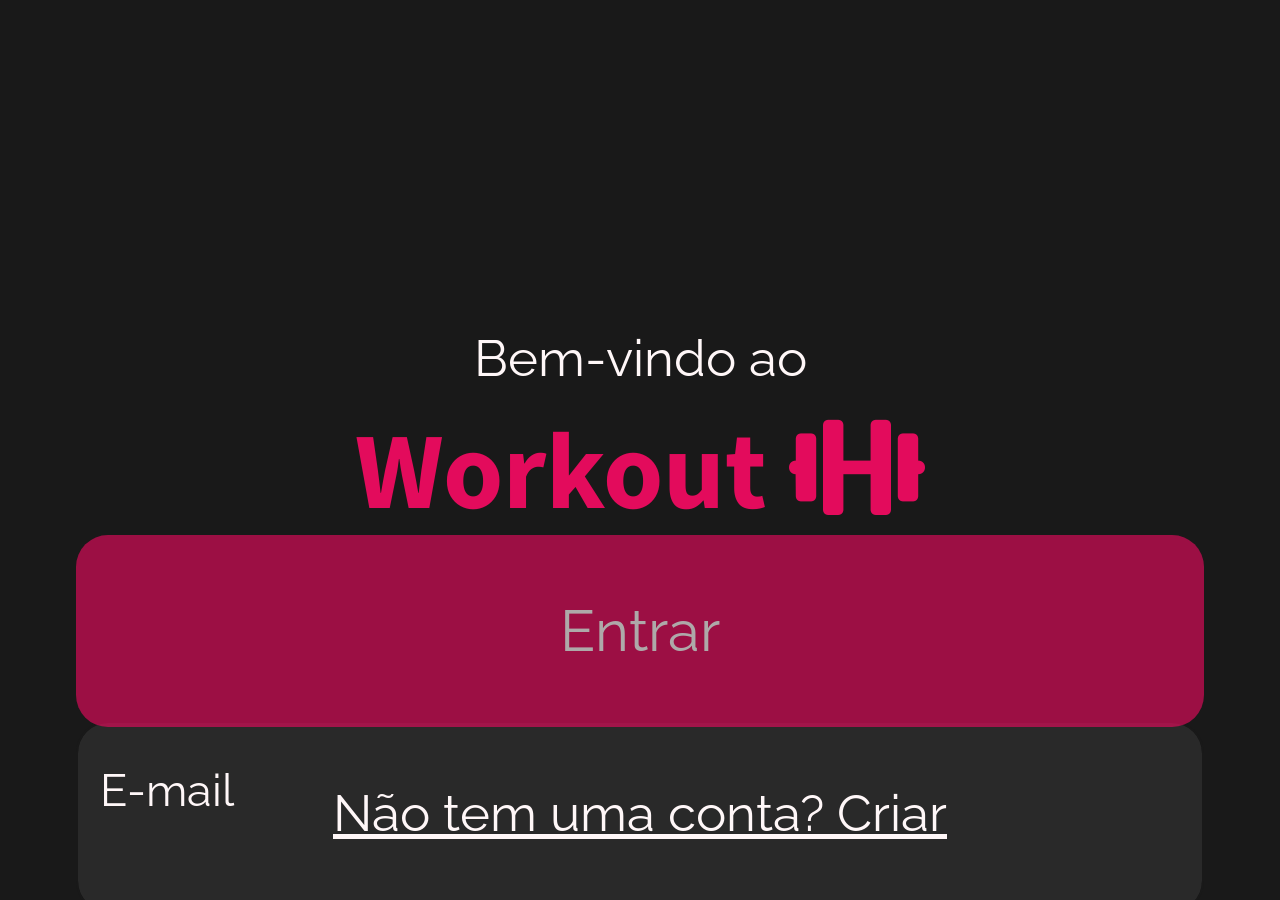
<file: index.html>
<!DOCTYPE html>
<html lang="pt-br">

<head>
    <title>Workout</title>
    <!-- JS -->
    <script src="./style/bootstrap5/node_modules/bootstrap/dist/js/bootstrap.min.js"></script>
    <script src="./lib/jquery/node_modules/jquery/dist/jquery.min.js"></script>
    <script src="./lib/jqueryMask/jquery.mask.js"></script>
    <script src="./lib/swal2/node_modules/sweetalert2/dist/sweetalert2.all.min.js"></script>
    <script src="./js/functions.js"></script>
    <!-- CSS -->
    <link rel="stylesheet" href="./style/bootstrap5/node_modules/bootstrap/dist/css/bootstrap.min.css">
    <link rel="stylesheet" href="./style/styles.css">
    <link rel="stylesheet" href="./lib/swal2/node_modules/sweetalert2/dist/sweetalert2.min.css">
    <link rel="stylesheet" href="./style/fontAwesome/node_modules/@fortawesome/fontawesome-free/css/all.min.css">
    <!-- Fontes -->
    <link rel="preconnect" href="https://fonts.googleapis.com">
    <link rel="preconnect" href="https://fonts.gstatic.com" crossorigin>
    <link href="https://fonts.googleapis.com/css2?family=Raleway:wght@100;200;300;400;500;600;700;800;900&display=swap"
        rel="stylesheet">
    <link rel="preconnect" href="https://fonts.googleapis.com">
    <link rel="preconnect" href="https://fonts.gstatic.com" crossorigin>
    <link href="https://fonts.googleapis.com/css2?family=Source+Sans+Pro:wght@200;300;400;600;700;900&display=swap"
        rel="stylesheet">
</head>

<body class="bg-black overflow-hidden" id="body">

    <div id="slider" class="carousel slide entire-screen" data-bs-touch="false" data-bs-interval="false">
        <div class="carousel-inner">

            <div class="carousel-item active entire-screen" id="primeiro_slide">
                <div class="spacer"></div>
                <div class="container">
                    <div class="row">
                        <div class="col-12 text-center">
                            <span class="title-welcome">Bem-vindo ao</span>
                        </div>
                    </div>
                    <div class="row" style="margin-bottom: 15%;">
                        <div class="col-12 text-center">
                            <span class="logo-font"
                                style="color: #e30b5c; font-weight: bold; font-size: 140px; line-height: normal;">Workout
                                <i class="fa-solid fa-dumbbell"></i></span>
                        </div>
                    </div>
                </div>
                <div class="container">
                    <div class="row">
                        <div class="col-12 form-floating">
                            <input type="email" class="form-control" id="email" placeholder="email@email.com"
                                maxlength="100" onchange="alertaPreenchimento('#email', '#label_email');">
                            <label for="email" class="custom-label" id="label_email">E-mail</label>
                        </div>
                    </div>
                    <div class="row mt-5">
                        <div class="col-12 form-floating">
                            <i class="fa-solid fa-eye icon-eye d-none fs-medium" style="color: #fff7f8;"
                                id="open_eye"></i>
                            <i class="fa-solid fa-eye-slash icon-eye d-block fs-medium" style="color: #fff7f8;"
                                id="closed_eye"></i>
                            <input type="password" class="form-control" id="senha" placeholder="senha"
                                onchange="alertaPreenchimento('#senha', '#label_senha');">
                            <label for="senha" class="custom-label" id="label_senha">Senha</label>
                        </div>
                    </div>
                    <div class="spacer"></div>
                    <div class="row w-90 m-auto mb-5 fixed-bottom">
                        <div class="col-12">
                            <button type="button" class="btn btn-primary" id="login_btn" disabled>Entrar</button>
                        </div>
                        <div class="col-12 text-center mt-5">
                            <span class="link-login" style="text-decoration: underline;"
                                onclick="$('#next').click()">Não tem uma conta?
                                Criar</span>
                        </div>
                    </div>
                </div>
            </div>

            <div class="carousel-item entire-screen" id="segundo_slide">
                <div class="container mt-5" style="max-width: 100% !important;">
                    <div class="row pt-4 pb-4 bg-black">
                        <div class="col text-center">
                            <i class="fa-solid fa-angle-left back-button" onclick="$('#previous').click()"></i>
                            <span class="logo-font"
                                style="color: #e30b5c; font-weight: bold; font-size: 100px; line-height: normal;">Workout
                                <i class="fa-solid fa-dumbbell"></i></span>
                        </div>
                    </div>
                </div>
                <div class="container">
                    <div class="row">
                        <div class="col-12 form-floating">
                            <input type="text" class="form-control" id="nome" placeholder="Nome"
                                onchange="alertaPreenchimento('#nome', '#label_nome');">
                            <label for="nome" class="custom-label" id="label_nome">Nome</label>
                        </div>
                    </div>
                    <div class="row mt-5">
                        <div class="col-12 form-floating">
                            <input type="tel" class="form-control" id="cpf" placeholder="CPF"
                                onchange="alertaPreenchimento('#cpf', '#label_cpf');">
                            <label for="cpf" class="custom-label" id="label_cpf">CPF</label>
                        </div>
                    </div>
                    <div class="row mt-5">
                        <div class="col-12 form-floating">
                            <input type="tel" class="form-control" id="nascimento" placeholder="Nascimento"
                                onchange="alertaPreenchimento('#nascimento', '#label_nascimento');">
                            <label for="nascimento" class="custom-label" id="label_nascimento">Nascimento</label>
                        </div>
                    </div>
                    <div class="row mt-5">
                        <div class="col-12 form-floating">
                            <input type="email" class="form-control" id="cad_email" placeholder="email@email.com"
                                maxlength="100" onchange="alertaPreenchimento('#cad_email', '#label_cad_email');">
                            <label for="cad_email" class="custom-label" id="label_cad_email">Email</label>
                        </div>
                    </div>
                    <div class="row mt-5">
                        <div class="col-12 form-floating">
                            <i class="fa-solid fa-eye icon-eye d-none fs-medium" style="color: #fff7f8;"
                                id="open_eye2"></i>
                            <i class="fa-solid fa-eye-slash icon-eye d-block fs-medium" style="color: #fff7f8;"
                                id="closed_eye2"></i>
                            <input type="password" class="form-control" id="cad_senha" placeholder="senha"
                                onchange="alertaPreenchimento('#cad_senha', '#label_cad_senha');">
                            <label for="cad_senha" class="custom-label" id="label_cad_senha">Senha</label>
                        </div>
                    </div>
                    <div class="row mt-5">
                        <div class="col-12 form-floating">
                            <div class="form-check">
                                <input type="checkbox" class="form-check-input" id="termos"
                                    onchange="alertaPreenchimento('#termos', '#label_termos');">
                                <label class="form-check-label" for="termos" id="label_termos">Declaro que li e aceito
                                    os <span style="text-decoration: underline;" onclick="load('termos.html');">termos
                                        de
                                        uso e política de privacidade</span></label>
                            </div>
                        </div>
                    </div>
                    <div class="spacer"></div>
                    <div class="row fixed-bottom w-90 m-auto mb-5">
                        <div class="col-12">
                            <button type="button" class="btn btn-primary" id="prosseguir_btn"
                                disabled>Prosseguir</button>
                        </div>
                    </div>
                </div>
            </div>
        </div>

        <!-- Botões de prosseguir e voltar slide -->
        <button class="carousel-control-prev d-none" type="button" id="previous" data-bs-target="#slider"
            data-bs-slide="prev">
            <span class="visually-hidden">Previous</span>
        </button>
        <button class="carousel-control-next d-none" type="button" id="next" data-bs-target="#slider"
            data-bs-slide="next">
            <span class="visually-hidden">Next</span>
        </button>
        <!-- Botões de prosseguir e voltar slide -->
    </div>

    <script>

        $(document).ready(function () {

            const urlParams = new URLSearchParams(window.location.search);
            const page = urlParams.get('paginaAnterior');

            if (page == 'termos')
                $("#next").click();
            else
                sessionStorage.clear();

            // Atribui os valores da ssession aos campos
            if (sessionStorage.getItem("nome") != null)
                $("#nome").val(sessionStorage.getItem("nome"));
            if (sessionStorage.getItem("cpf") != null)
                $("#cpf").val(sessionStorage.getItem("cpf"));
            if (sessionStorage.getItem("nascimento") != null)
                $("#nascimento").val(sessionStorage.getItem("nascimento"));
            if (sessionStorage.getItem("cad_email") != null)
                $("#cad_email").val(sessionStorage.getItem("cad_email"));

            // Máscara dos campos
            $("#cpf").mask("000.000.000-00");
            $("#nascimento").mask("00/00/0000");

        });

        // Impede a digitação de caracteres inválidos
        $('#nome, #responsavel').bind('keyup blur', function () {
            var node = $(this);
            node.val(node.val().replace(/[¨*`!@#$%&()_={}[\]:;,.<>+\/?-]/, ''));
            node.val(node.val().replace(/[0-9]/g, ''));
        });
        $('#email, #cad_email').bind('keyup blur', function () {
            var node = $(this);
            node.val(node.val().replace(/[\s]/, ''));
        });

        // Mostra e esconde senha
        $("#closed_eye").on('click', function () {
            $("#closed_eye").removeClass("d-block");
            $("#closed_eye").addClass("d-none");
            $("#open_eye").removeClass("d-none");
            $("#open_eye").addClass("d-block");
            $("#senha").attr("type", "text");
        });
        $("#open_eye").on('click', function () {
            $("#open_eye").removeClass("d-block");
            $("#open_eye").addClass("d-none");
            $("#closed_eye").removeClass("d-none");
            $("#closed_eye").addClass("d-block");
            $("#senha").attr("type", "password");
        });

        // Mostra e esconde senha na tela de cadastro
        $("#closed_eye2").on('click', function () {
            $("#closed_eye2").removeClass("d-block");
            $("#closed_eye2").addClass("d-none");
            $("#open_eye2").removeClass("d-none");
            $("#open_eye2").addClass("d-block");
            $("#cad_senha").attr("type", "text");
        });
        $("#open_eye2").on('click', function () {
            $("#open_eye2").removeClass("d-block");
            $("#open_eye2").addClass("d-none");
            $("#closed_eye2").removeClass("d-none");
            $("#closed_eye2").addClass("d-block");
            $("#cad_senha").attr("type", "password");
        });

        // Habilita o botão de login se os campos de login estiverem preenchidos
        $("#email, #senha").on('input', function () {
            if ($("#email").val() != "" && $("#senha").val() != "" && validacaoEmail($("#email").val()) != false)
                $("#login_btn").attr("disabled", false);
            else
                $("#login_btn").attr("disabled", true);

        });

        // Valida os dados inseridos e faz login
        $("#login_btn").click(function () {

            if ($("#email").val() != "" && $("#senha").val() != "") {

                // Faz o login se os dados forem válidos
                if (validacaoEmail($("#email").val()) == false) {
                    Swal.fire({
                        title: 'Ops!',
                        text: 'E-mail inválido',
                        icon: 'error',
                        confirmButtonText: 'Entendi',
                        width: '90%',
                        position: 'center',
                        buttonsStyling: false,
                        customClass: {
                            confirmButton: 'btn btn-primary-swal',
                            title: 'title-swal',
                            popup: 'pop-up-swal',
                            container: 'container-swal'
                        },
                    });
                    $("#email").val("");
                    alertaPreenchimento('#email', '#label_email');
                } else
                    load("home.html");


            } else {
                Swal.fire({
                    title: 'Ops!',
                    text: 'Preencha todos os campos para prosseguir',
                    icon: 'error',
                    confirmButtonText: 'Entendi',
                    width: '90%',
                    position: 'center',
                    buttonsStyling: false,
                    customClass: {
                        confirmButton: 'btn btn-primary-swal',
                        title: 'title-swal',
                        popup: 'pop-up-swal',
                        container: 'container-swal'
                    },
                });
            }

        })

        // // Aplica capitalize no campo de nome
        // $("#nome").on('change', function () {
        //     $("#nome").val($("#nome").val().charAt(0).toUpperCase() + $("#nome").val().slice(1));
        // });

        $("#nome, #cpf, #nascimento, #cad_email, #cad_senha, #termos").on('change', function () {
            // Salva os dados na session storage do javascript
            if ($(this).attr('id') == 'nome') {
                $(this).val($(this).val().charAt(0).toUpperCase() + $(this).val().slice(1));
                sessionStorage.setItem($(this).attr("id"), $(this).val());
            } else if ($(this).attr('id') != 'senha' && $(this).attr('id') != 'termos')
                sessionStorage.setItem($(this).attr("id"), $(this).val());
        });

        // Habilita o botão de prosseguir se todos os campos estiverem preenchidos
        $("#nome, #cpf, #nascimento, #cad_email, #cad_senha, #termos").on('input', function () {
            if ($("#nome").val() != "" && $("#cpf").val() != "" && $("#nascimento").val() != "" && $("#cad_email").val() != ""
                && $("#cad_senha").val() != "" && $("#termos").prop("checked") == true)
                $("#prosseguir_btn").attr("disabled", false);
            else
                $("#prosseguir_btn").attr("disabled", true);
        });

        // Prossegue se todos os campos estão preenchidos e validados
        $("#prosseguir_btn").click(function () {
            if ($("#nome").val() != "" && $("#cpf").val() != "" && testaCpf($("#cpf").cleanVal()) != false && $("#nascimento").val() != "" && diffYearsNow($("#nascimento").val(), 12, 120) != false
                && $("#cad_email").val() != "" && validacaoEmail($("#cad_email").val()) != false && $("#cad_senha").val() != "" && $("#termos").prop("checked") == true) {
                sessionStorage.setItem("cpf", $("#cpf").cleanVal());
                sessionStorage.setItem("cad_email", $("#cad_email").val());
                load("cadastroDadosPagamento.html");
            } else {
                alertaPreenchimento('#nome', '#label_nome');
                if (testaCpf($("#cpf").cleanVal()) == false || $("#cpf").val() == "") {
                    $("#cpf").val("");
                    alertaPreenchimento('#cpf', '#label_cpf');
                }
                if (diffYearsNow($("#nascimento").val(), 12, 120) == false || $("#nascimento").val() == "") {
                    $("#nascimento").val("");
                    alertaPreenchimento('#nascimento', '#label_nascimento');
                }
                if (validacaoEmail($("#cad_email").val()) == false || $("#cad_email").val() == "") {
                    $("#cad_email").val("");
                    alertaPreenchimento('#cad_email', '#label_cad_email');
                }
                alertaPreenchimento('#cad_senha', '#label_cad_senha');
                alertaPreenchimento('#termos', '#label_termos');

                Swal.fire({
                    title: 'Ops!',
                    text: 'Dados inválidos',
                    icon: 'error',
                    confirmButtonText: 'Entendi',
                    width: '90%',
                    position: 'center',
                    buttonsStyling: false,
                    customClass: {
                        confirmButton: 'btn btn-primary-swal',
                        title: 'title-swal',
                        popup: 'pop-up-swal',
                        container: 'container-swal'
                    },
                });
            }
        });

        // Valida data de nascimento
        function diffYearsNow(dt, min, max) {

            // Separa os dados da data informada e a atual
            var retorno = true;
            var dia = dt.substring(0, 2);
            var mes = dt.substring(3, 5);
            var ano = dt.substring(6, 10);
            var diaAtual = new Date().getDate();
            var mesAtual = new Date().getMonth() + 1;
            var anoAtual = new Date().getFullYear();
            var diffAnos = (anoAtual - ano);
            var diffMeses = (mesAtual - mes);
            var diffDias = (diaAtual - dia);
            var diasMes = new Date(ano, mes, 0).getDate();

            // Verifica se o dia e o mês inserido são validos
            var mesValido = false;
            var diaValido = false;
            if (mes <= 12) {
                mesValido = true;
            }
            if (dia <= diasMes) {
                diaValido = true;
            }

            if (mesValido == true && diaValido == true) {
                // Se o ano inserido for maior ou igual que o atual
                if (anoAtual < ano)
                    retorno = false;
                else if (anoAtual == ano && min != 0)
                    retorno = false;
                // Se a diferenÃ§a for menor que a minima e maior que a maxima
                else if (diffAnos < min || diffAnos > max)
                    retorno = false;
                // Se a diferenÃ§a for igual a minima, verifica os meses
                else if (diffAnos == min) {
                    // Se o mÃªs atual for menor, significa que nÃ£o possui a minima
                    if (mesAtual < mes)
                        retorno = false;
                    // Se o mÃªs inserido for o mesmo que o atual, verifica os dias
                    else if (mesAtual == mes) {
                        // Se o dia inserido for maior, significa que nÃ£o possui a minima
                        if (diaAtual < dia)
                            retorno = false;
                    }
                }
                // Se a diferenÃ§a for igual a maxima, verifica os meses
                else if (diffAnos == max) {
                    // Se o mÃªs atual for maior, significa que nÃ£o possui a maxima
                    if (mesAtual > mes)
                        retorno = false;
                    // Se o mÃªs inserido for o mesmo que o atual, verifica os dias
                    else if (mesAtual == mes) {
                        // Se o dia inserido for menor, significa que nÃ£o possui a maxima
                        if (diaAtual > dia)
                            retorno = false;
                    }
                }
            } else {
                retorno = false;
            }

            return retorno;
        }

        // Valida e-mail
        function validacaoEmail(email) {
            if (/^\w+([\.-]?\w+)*@\w+([\.-]?\w+)*(\.\w{2,3})+$/.test(email)) {
                if (isNaN(email.substr(email.length - 1, 1))) {
                    return (true)
                } else {
                    return (false)
                }
            }
            return (false)
        }

    </script>

</body>

</html>
</file>
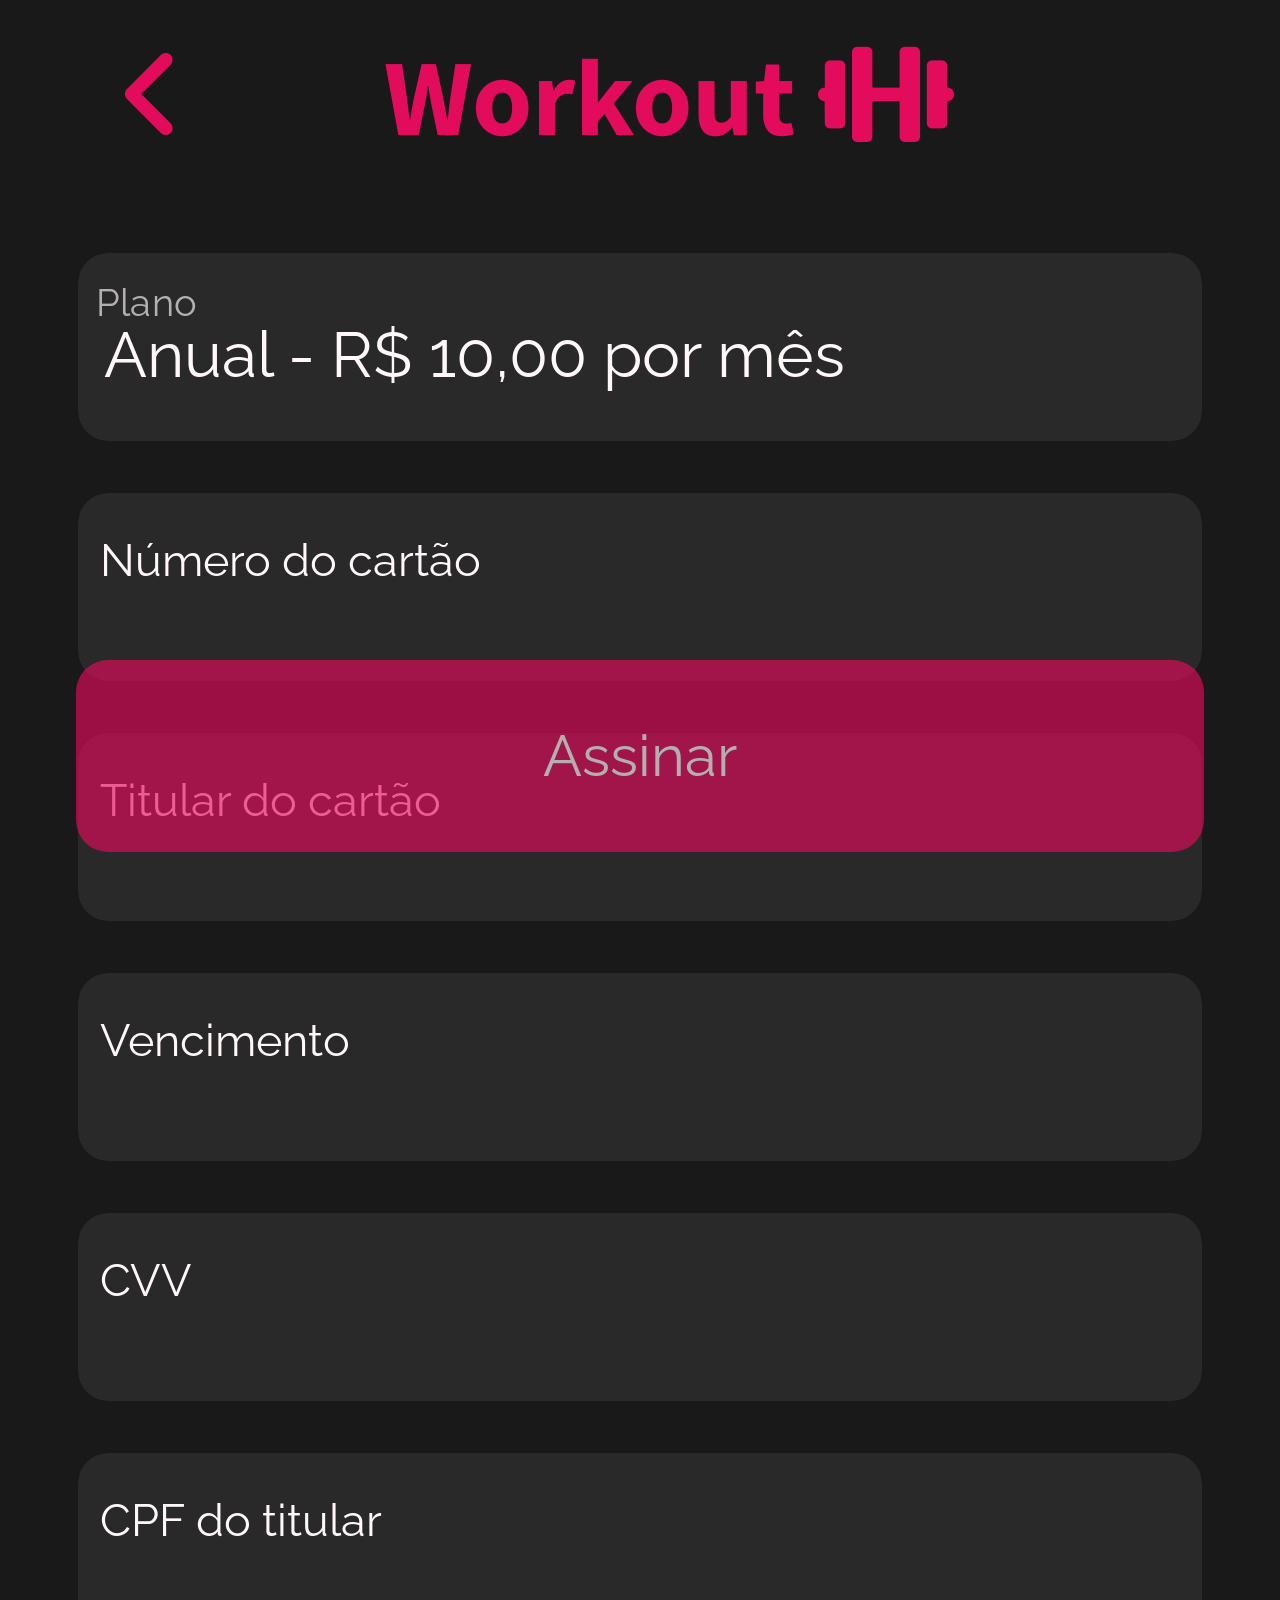
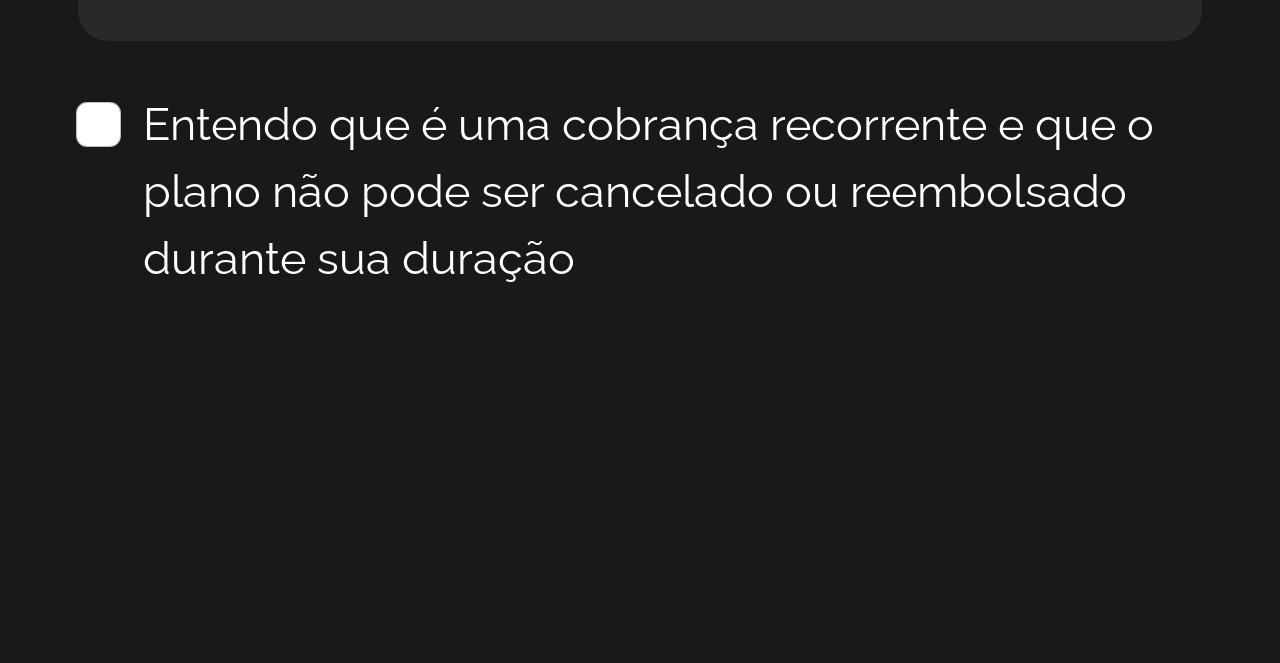
<file: cadastroDadosPagamento.html>
<!DOCTYPE html>
<html lang="pt-br">

<head>
    <title>Workout - Plano</title>
    <!-- JS -->
    <script src="./style/bootstrap5/node_modules/bootstrap/dist/js/bootstrap.min.js"></script>
    <script src="./lib/jquery/node_modules/jquery/dist/jquery.min.js"></script>
    <script src="./lib/jqueryMask/jquery.mask.js"></script>
    <script src="./lib/swal2/node_modules/sweetalert2/dist/sweetalert2.all.min.js"></script>
    <script src="./js/functions.js"></script>
    <!-- CSS -->
    <link rel="stylesheet" href="./style/bootstrap5/node_modules/bootstrap/dist/css/bootstrap.min.css">
    <link rel="stylesheet" href="./style/styles.css">
    <link rel="stylesheet" href="./lib/swal2/node_modules/sweetalert2/dist/sweetalert2.min.css">
    <link rel="stylesheet" href="./style/fontAwesome/node_modules/@fortawesome/fontawesome-free/css/all.min.css">
    <!-- Fontes -->
    <link rel="preconnect" href="https://fonts.googleapis.com">
    <link rel="preconnect" href="https://fonts.gstatic.com" crossorigin>
    <link href="https://fonts.googleapis.com/css2?family=Raleway:wght@100;200;300;400;500;600;700;800;900&display=swap"
        rel="stylesheet">
    <link rel="preconnect" href="https://fonts.googleapis.com">
    <link rel="preconnect" href="https://fonts.gstatic.com" crossorigin>
    <link href="https://fonts.googleapis.com/css2?family=Source+Sans+Pro:wght@200;300;400;600;700;900&display=swap"
        rel="stylesheet">
</head>

<body class="bg-black" id="body">

    <div class="entire-screen">
        <div class="container" style="max-width: 100% !important;">
            <div class="row pt-4 pb-4 bg-black">
                <div class="col text-center">
                    <i class="fa-solid fa-angle-left back-button" onclick="load('index.html');"></i>
                    <span class="logo-font"
                        style="color: #e30b5c; font-weight: bold; font-size: 100px; line-height: normal;">Workout
                        <i class="fa-solid fa-dumbbell"></i></span>
                </div>
            </div>
        </div>
        <div class="container mt-5 pb-5">
            <div class="row">
                <div class="col-12 form-floating">
                    <select class="form-control" id="plano">
                        <option value="anual">Anual - R$ 10,00 por mês</option>
                        <option value="semestral">Semestral - R$ 12,00 por mês</option>
                        <option value="trimestral">Trimestral - R$ 14,00 por mês</option>
                        <option value="mensal">Mensal - R$ 15,00 por mês</option>
                    </select>
                    <label for="plano" class="custom-label">Plano</label>
                </div>
            </div>
            <div class="row mt-5">
                <div class="col-12 form-floating">
                    <input type="tel" class="form-control" id="numero_cartao" placeholder="Número do cartão"
                        onchange="alertaPreenchimento('#numero_cartao', '#label_numero_cartao');">
                    <label for="numero_cartao" class="custom-label" id="label_numero_cartao">Número do
                        cartão</label>
                </div>
            </div>
            <div class="row mt-5">
                <div class="col-12 form-floating">
                    <input type="text" class="form-control" id="titular" placeholder="Titular do cartão"
                        onchange="alertaPreenchimento('#titular', '#label_titular');">
                    <label for="titular" class="custom-label" id="label_titular">Titular do cartão</label>
                </div>
            </div>
            <div class="row mt-5">
                <div class="col-12 form-floating">
                    <input type="tel" class="form-control" id="vencimento" placeholder="Vencimento"
                        onchange="alertaPreenchimento('#vencimento', '#label_vencimento');">
                    <label for="vencimento" class="custom-label" id="label_vencimento">Vencimento</label>
                </div>
            </div>
            <div class="row mt-5">
                <div class="col-12 form-floating">
                    <input type="tel" class="form-control" id="cvv" placeholder="CVV"
                        onchange="alertaPreenchimento('#cvv', '#label_cvv');" maxlength="4">
                    <label for="cvv" class="custom-label" id="label_cvv">CVV</label>
                </div>
            </div>
            <div class="row mt-5">
                <div class="col-12 form-floating">
                    <input type="tel" class="form-control" id="cpf_titular" placeholder="CPF do titular"
                        onchange="alertaPreenchimento('#cpf_titular', '#label_cpf_titular');">
                    <label for="cpf_titular" class="custom-label" id="label_cpf_titular">CPF do titular</label>
                </div>
            </div>
            <div class="row mt-5">
                <div class="col-12 form-floating">
                    <div class="form-check">
                        <input type="checkbox" class="form-check-input" id="termos"
                            onchange="alertaPreenchimento('#termos', '#label_termos');">
                        <label class="form-check-label" for="check1">Entendo que é uma cobrança
                            recorrente e que o plano não pode ser cancelado ou reembolsado durante sua
                            duração</label>
                    </div>
                </div>
            </div>
            <div class="spacer"></div>
            <div class="row mb-5 w-90 m-auto fixed-bottom">
                <div class="col-12">
                    <button type="button" class="btn btn-primary" id="assinar_btn" disabled>Assinar</button>
                </div>
            </div>
        </div>
    </div>

    <script>

        $(document).ready(function () {

            // Máscara dos campos
            $("#numero_cartao").mask("0000 0000 0000 0000");
            $("#vencimento").mask("00/0000");
            $("#cvv").mask("000");
            $("#cpf_titular").mask("000.000.000-00");

            // Impede a digitação de caracteres inválidos
            $('#titular').bind('keyup blur', function () {
                var node = $(this);
                node.val(node.val().replace(/[¨*`!@#$%&()_={}[\]:;,.<>+\/?-]/, ''));
                node.val(node.val().replace(/[0-9]/g, ''));
            });

            // Habilita o botao se todos os campos estiverem preenchidos
            $('#plano, #numero_cartao, #titular, #vencimento, #cvv, #cpf_titular, #termos').on('input', function () {

                var numeroCartao = $("#numero_cartao").cleanVal();
                var cvv = $("#cvv").cleanVal();

                if ($("#plano").val() != "" && $("#numero_cartao").val() != "" && numeroCartao.length == 16 && $("#titular").val() != "" && $("#vencimento").val() != "" && $("#cvv").val() != ""
                    && cvv.length == 3 && $("#cpf_titular").val() != "" && testaCpf($("#cpf_titular").cleanVal()) != false && $("#termos").prop("checked") == true) {
                    $('#assinar_btn').prop('disabled', false);
                } else {
                    $('#assinar_btn').prop('disabled', true);
                }

            });

            // Faz o usuário quando o cliente realiza a assinatura
            $('#assinar_btn').click(function () {
                load("objetivo.html");
            });

        });

    </script>

</body>

</html>
</file>
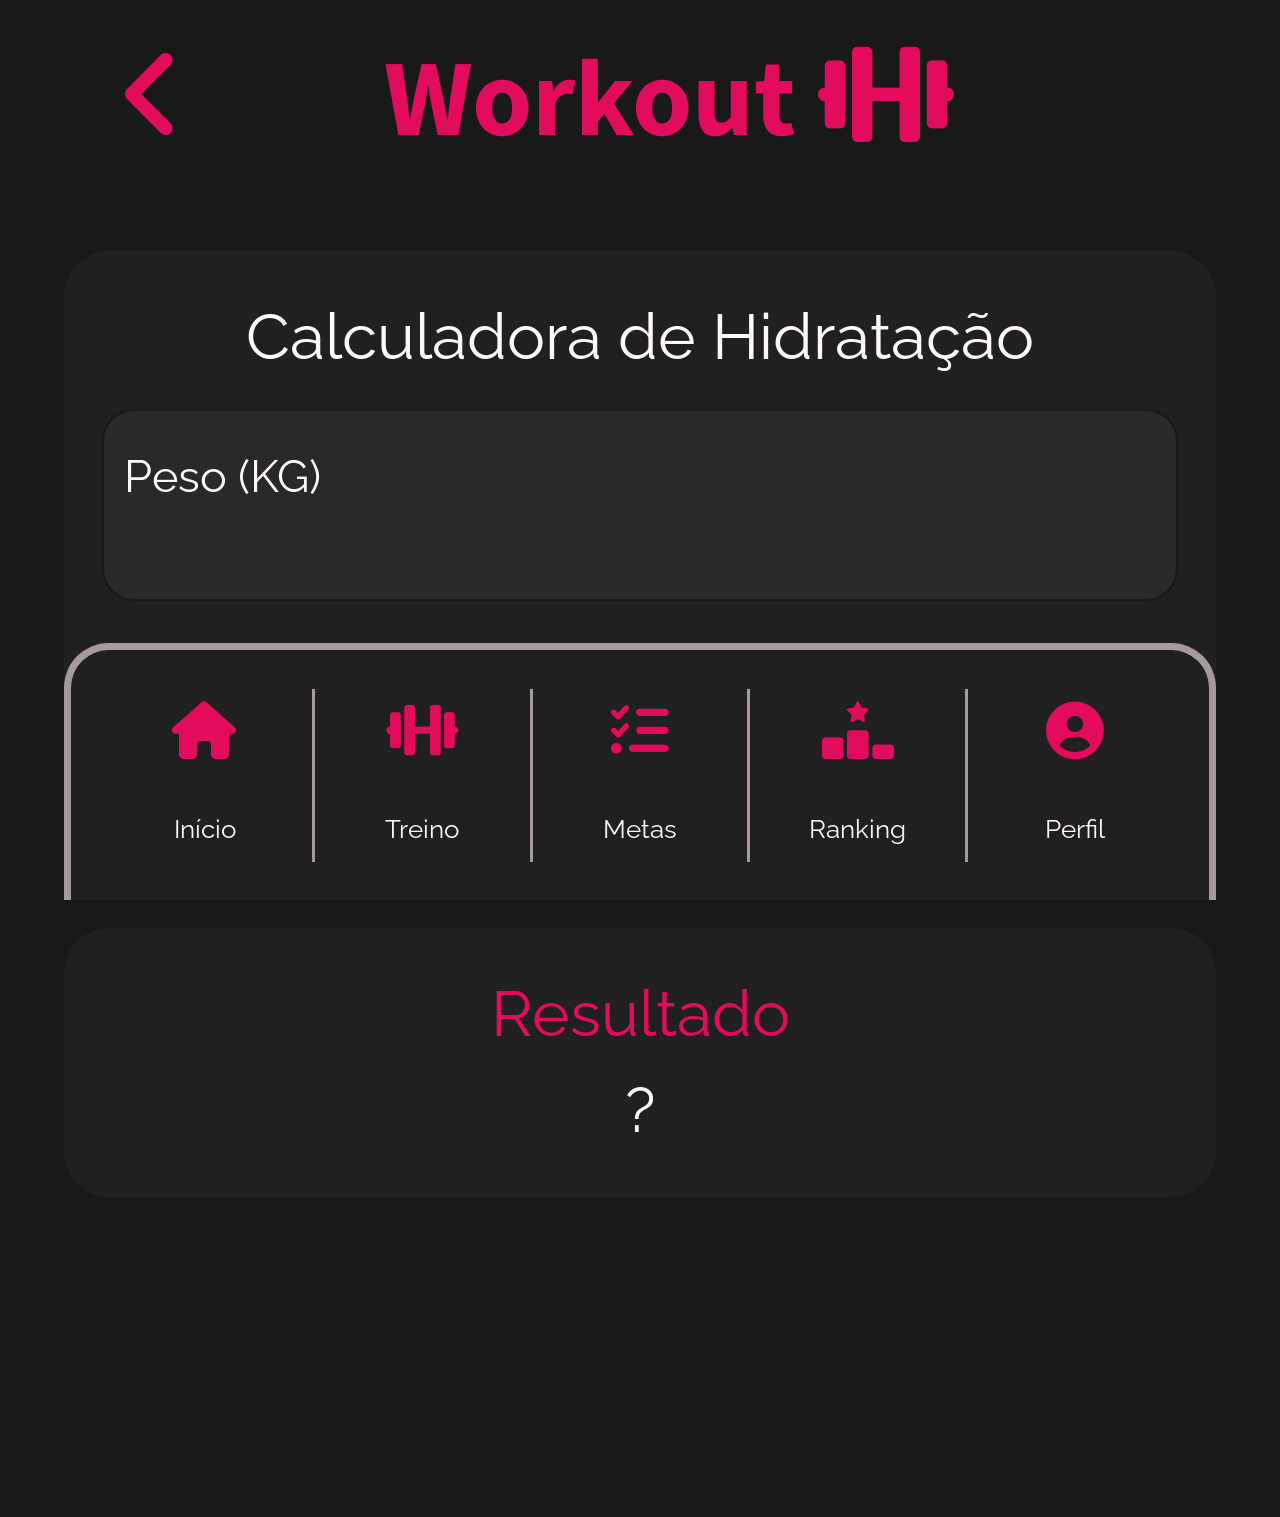
<file: calculadoraHidratacao.html>
<!DOCTYPE html>
<html lang="pt-br">

<head>
    <title>Workout</title>
    <!-- JS -->
    <script src="./style/bootstrap5/node_modules/bootstrap/dist/js/bootstrap.min.js"></script>
    <script src="./lib/jquery/node_modules/jquery/dist/jquery.min.js"></script>
    <script src="./lib/jqueryMask/jquery.mask.js"></script>
    <script src="./lib/swal2/node_modules/sweetalert2/dist/sweetalert2.all.min.js"></script>
    <script src="./js/functions.js"></script>
    <!-- CSS -->
    <link rel="stylesheet" href="./style/bootstrap5/node_modules/bootstrap/dist/css/bootstrap.min.css">
    <link rel="stylesheet" href="./style/styles.css">
    <link rel="stylesheet" href="./lib/swal2/node_modules/sweetalert2/dist/sweetalert2.min.css">
    <link rel="stylesheet" href="./style/fontAwesome/node_modules/@fortawesome/fontawesome-free/css/all.min.css">
    <!-- Fontes -->
    <link rel="preconnect" href="https://fonts.googleapis.com">
    <link rel="preconnect" href="https://fonts.gstatic.com" crossorigin>
    <link href="https://fonts.googleapis.com/css2?family=Raleway:wght@100;200;300;400;500;600;700;800;900&display=swap"
        rel="stylesheet">
    <link rel="preconnect" href="https://fonts.googleapis.com">
    <link rel="preconnect" href="https://fonts.gstatic.com" crossorigin>
    <link href="https://fonts.googleapis.com/css2?family=Source+Sans+Pro:wght@200;300;400;600;700;900&display=swap"
        rel="stylesheet">
</head>

<body class="bg-black" id="body">

    <div class="entire-screen">
        <div class="container" style="max-width: 100% !important;">
            <div class="row pt-4 pb-4 bg-black">
                <div class="col text-center">
                    <i class="fa-solid fa-angle-left back-button" onclick="load('ferramentas.html');"></i>
                    <span class="logo-font"
                        style="color: #e30b5c; font-weight: bold; font-size: 100px; line-height: normal;">Workout
                        <i class="fa-solid fa-dumbbell"></i></span>
                </div>
            </div>
        </div>
        <div class="container mt-5 bg-gray br-20" style="padding: 3%;">
            <div class="row">
                <div class="col color-white text-center fs-large">
                    <span>Calculadora de Hidratação</span>
                </div>
            </div>
            <div class="row mt-4">
                <div class="col-12 form-floating">
                    <input type="tel" class="form-control" id="peso" maxlength="3" placeholder="peso"
                        onchange="alertaPreenchimento('#peso', '#label_peso');">
                    <label for="peso" class="custom-label" id="label_peso">Peso (KG)</label>
                </div>
            </div>
            <div class="row mt-5">
                <div class="col-12 text-center">
                    <button type="button" class="btn btn-primary" id="calcular">Calcular</button>
                </div>
            </div>
        </div>
        <div class="container mt-5 bg-gray br-20" style="padding: 3%;">
            <div class="row">
                <div class="col color-white text-center fs-large">
                    <span class="color-pink">Resultado</span>
                </div>
            </div>
            <div class="row">
                <div class="col color-white text-center fs-large">
                    <span id="agua">?</span>
                </div>
            </div>
        </div>
        <div class="spacer"></div>
        <div class="container mt-5 bg-gray fixed-bottom border-light-gray br-tp-20"
            style="padding: 3%; border-top: 7px solid; border-left: 7px solid; border-right: 7px solid;">
            <div class="row">
                <div class="col text-white m-0 text-center color-white fs-medium"
                    style="border-right: 3px solid #a59b9c !important;" id="nav_inicio" onclick="load('home.html')">
                    <i class="fa-solid fa-house color-pink"></i><br>
                    <span class="fs-extra-small">Início</span>
                </div>
                <div class="col text-white m-0 text-center color-white fs-medium"
                    style="border-right: 3px solid #a59b9c !important;" id="nav_treino" onclick="load('fichas.html')">
                    <i class="fa-solid fa-dumbbell color-pink"></i><br>
                    <span class="fs-extra-small">Treino</span>
                </div>
                <div class="col text-white m-0 text-center color-white fs-medium"
                    style="border-right: 3px solid #a59b9c !important;" id="nav_metas"
                    onclick="load('minhasMetas.html')">
                    <i class="fa-solid fa-list-check color-pink"></i><br>
                    <span class="fs-extra-small">Metas</span>
                </div>
                <div class="col text-white m-0 text-center color-white fs-medium"
                    style="border-right: 3px solid #a59b9c !important;" id="nav_ranking" onclick="load('ranking.html')">
                    <i class="fa-solid fa-ranking-star color-pink"></i><br>
                    <span class="fs-extra-small">Ranking</span>
                </div>
                <div class="col text-white m-0 text-center color-white fs-medium" id="nav_perfil"
                    onclick="load('perfil.html')">
                    <i class="fa-solid fa-circle-user color-pink"></i><br>
                    <span class="fs-extra-small">Perfil</span>
                </div>
            </div>
        </div>
    </div>

    <script>

        $(document).ready(function () {
            $("#peso").mask("000");
        });

        $("#calcular").click(function () {
            if ($("#peso").val() != "")
                $("#agua").text("Você deve beber " + (parseFloat($("#peso").cleanVal()) * 35) + " ml de água por dia");
            else
                alertaPreenchimento('#peso', '#label_peso');
        });

    </script>

</body>

</html>
</file>
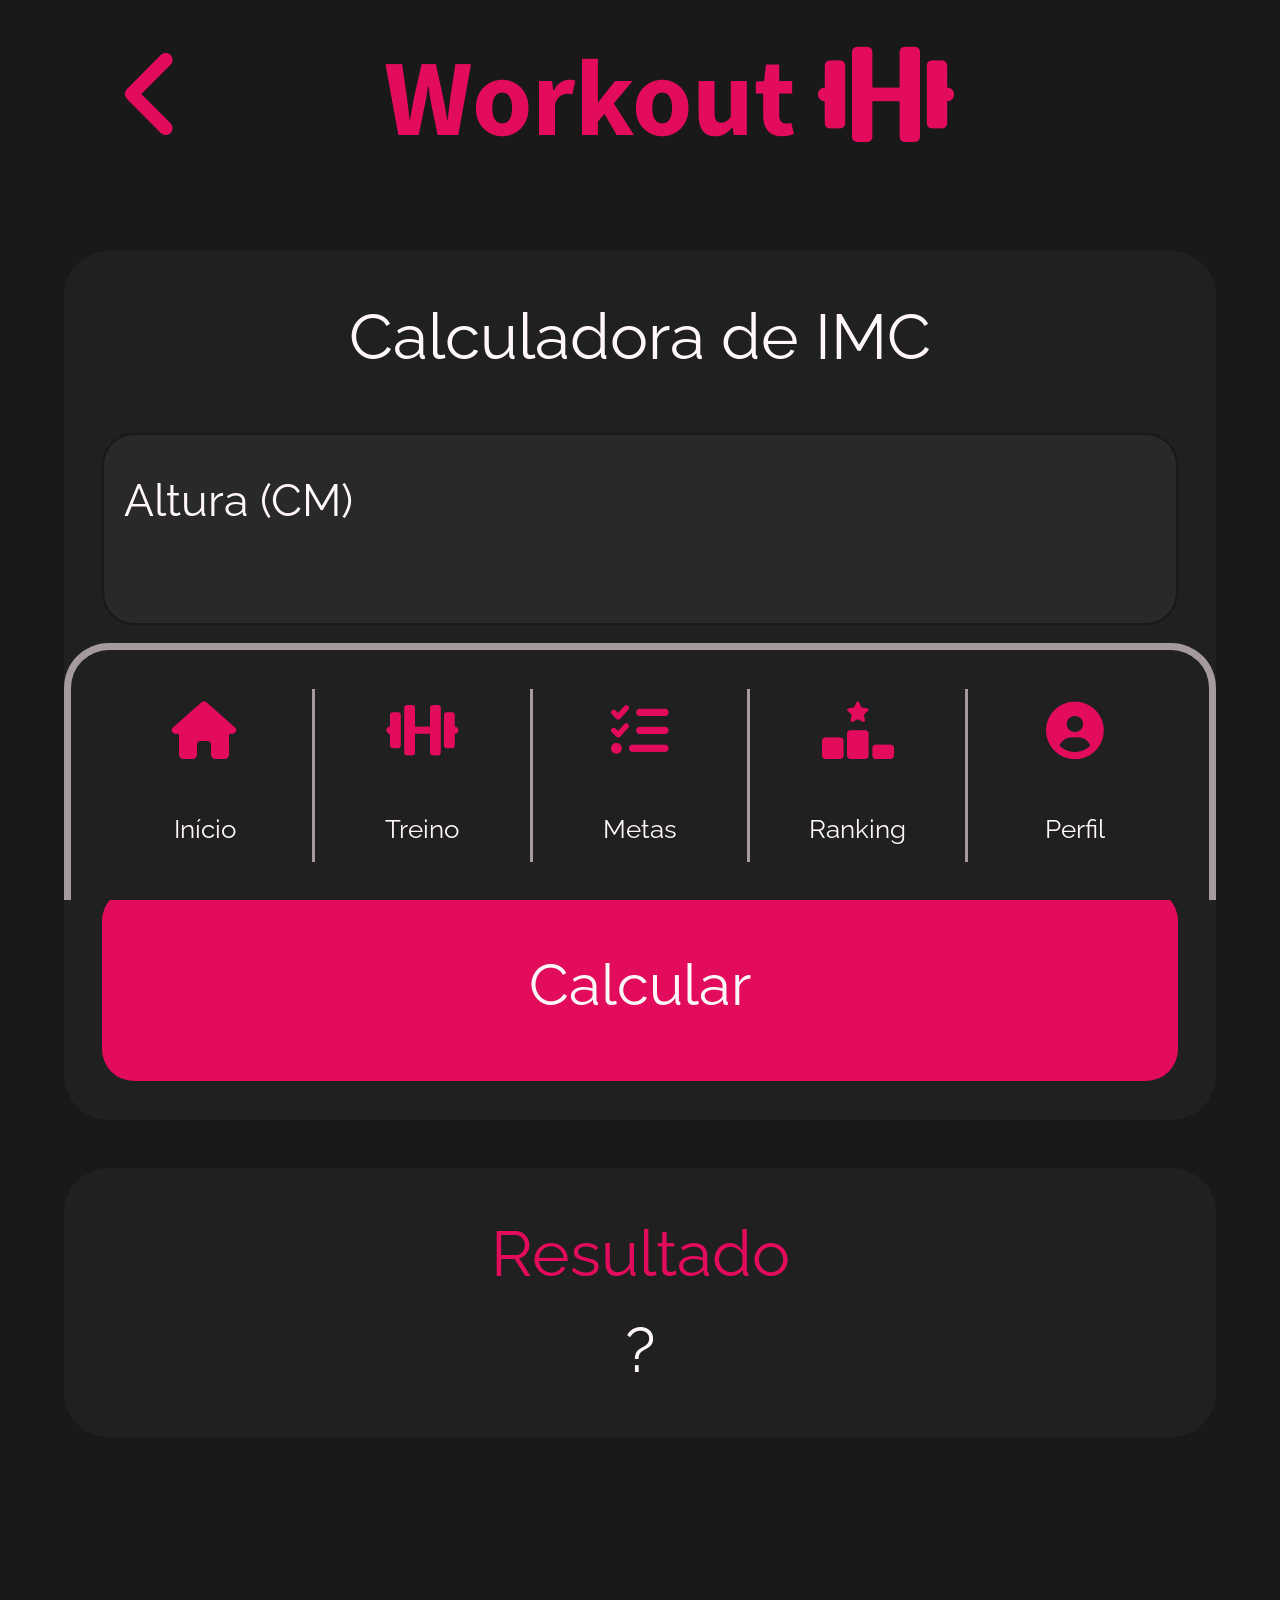
<file: calculadoraImc.html>
<!DOCTYPE html>
<html lang="pt-br">

<head>
    <title>Workout</title>
    <!-- JS -->
    <script src="./style/bootstrap5/node_modules/bootstrap/dist/js/bootstrap.min.js"></script>
    <script src="./lib/jquery/node_modules/jquery/dist/jquery.min.js"></script>
    <script src="./lib/jqueryMask/jquery.mask.js"></script>
    <script src="./lib/swal2/node_modules/sweetalert2/dist/sweetalert2.all.min.js"></script>
    <script src="./js/functions.js"></script>
    <!-- CSS -->
    <link rel="stylesheet" href="./style/bootstrap5/node_modules/bootstrap/dist/css/bootstrap.min.css">
    <link rel="stylesheet" href="./style/styles.css">
    <link rel="stylesheet" href="./lib/swal2/node_modules/sweetalert2/dist/sweetalert2.min.css">
    <link rel="stylesheet" href="./style/fontAwesome/node_modules/@fortawesome/fontawesome-free/css/all.min.css">
    <!-- Fontes -->
    <link rel="preconnect" href="https://fonts.googleapis.com">
    <link rel="preconnect" href="https://fonts.gstatic.com" crossorigin>
    <link href="https://fonts.googleapis.com/css2?family=Raleway:wght@100;200;300;400;500;600;700;800;900&display=swap"
        rel="stylesheet">
    <link rel="preconnect" href="https://fonts.googleapis.com">
    <link rel="preconnect" href="https://fonts.gstatic.com" crossorigin>
    <link href="https://fonts.googleapis.com/css2?family=Source+Sans+Pro:wght@200;300;400;600;700;900&display=swap"
        rel="stylesheet">
</head>

<body class="bg-black" id="body">

    <div class="entire-screen">
        <div class="container" style="max-width: 100% !important;">
            <div class="row pt-4 pb-4 bg-black">
                <div class="col text-center">
                    <i class="fa-solid fa-angle-left back-button" onclick="load('ferramentas.html');"></i>
                    <span class="logo-font"
                        style="color: #e30b5c; font-weight: bold; font-size: 100px; line-height: normal;">Workout
                        <i class="fa-solid fa-dumbbell"></i></span>
                </div>
            </div>
        </div>
        <div class="container mt-5 bg-gray br-20" style="padding: 3%;">
            <div class="row">
                <div class="col color-white text-center fs-large">
                    <span>Calculadora de IMC</span>
                </div>
            </div>
            <div class="row mt-5">
                <div class="col-12 form-floating">
                    <input type="tel" class="form-control" id="altura" maxlength="3" placeholder="altura"
                        onchange="alertaPreenchimento('#altura', '#label_altura');">
                    <label for="altura" class="custom-label" id="label_altura">Altura (CM)</label>
                </div>
            </div>
            <div class="row mt-4">
                <div class="col-12 form-floating">
                    <input type="tel" class="form-control" id="peso" maxlength="3" placeholder="peso"
                        onchange="alertaPreenchimento('#peso', '#label_peso');">
                    <label for="peso" class="custom-label" id="label_peso">Peso (KG)</label>
                </div>
            </div>
            <div class="row mt-5">
                <div class="col-12 text-center">
                    <button type="button" class="btn btn-primary" id="calcular">Calcular</button>
                </div>
            </div>
        </div>

        <div class="container mt-5 bg-gray br-20" style="padding: 3%;">
            <div class="row">
                <div class="col color-white text-center fs-large">
                    <span class="color-pink">Resultado</span>
                </div>
            </div>
            <div class="row">
                <div class="col color-white text-center fs-large">
                    <span id="imc">?</span>
                </div>
            </div>
            <div class="row">
                <div class="col">
                    <table class="table text-white fs-1 mt-5 d-none" id="tabela_imc">
                        <thead>
                            <tr>
                                <th scope="col" class="fw-bold">&nbsp;</th>
                                <th scope="col" class="fw-bold">IMC</th>
                                <th scope="col" class="fw-bold">PESO</th>
                            </tr>
                        </thead>
                        <tbody>
                            <tr class="" id="linha1">
                                <th scope="row">Magreza</th>
                                <td>
                                    < 18.5</td>
                                <td>
                                    < 59.9 Kg</td>
                            </tr>
                            <tr class="" id="linha2">
                                <th scope="row">Normal</th>
                                <td>18.5 a 24.9</td>
                                <td>59.9 a 80.7 Kg</td>
                            </tr>
                            <tr class="" id="linha3">
                                <th scope="row">Sobrepeso</th>
                                <td> 24.9 a 30</td>
                                <td>80.7 a 97.2 Kg</td>
                            </tr>
                            <tr class="" id="linha4">
                                <th scope="row">Obesidade</th>
                                <td>> 30</td>
                                <td>> 97.2 Kg</td>
                            </tr>
                        </tbody>
                    </table>
                </div>
            </div>
        </div>
        <div class="spacer"></div>
        <div class="container mt-5 bg-gray fixed-bottom border-light-gray br-tp-20"
            style="padding: 3%; border-top: 7px solid; border-left: 7px solid; border-right: 7px solid;">
            <div class="row">
                <div class="col text-white m-0 text-center color-white fs-medium"
                    style="border-right: 3px solid #a59b9c !important;" id="nav_inicio" onclick="load('home.html')">
                    <i class="fa-solid fa-house color-pink"></i><br>
                    <span class="fs-extra-small">Início</span>
                </div>
                <div class="col text-white m-0 text-center color-white fs-medium"
                    style="border-right: 3px solid #a59b9c !important;" id="nav_treino" onclick="load('fichas.html')">
                    <i class="fa-solid fa-dumbbell color-pink"></i><br>
                    <span class="fs-extra-small">Treino</span>
                </div>
                <div class="col text-white m-0 text-center color-white fs-medium"
                    style="border-right: 3px solid #a59b9c !important;" id="nav_metas"
                    onclick="load('minhasMetas.html')">
                    <i class="fa-solid fa-list-check color-pink"></i><br>
                    <span class="fs-extra-small">Metas</span>
                </div>
                <div class="col text-white m-0 text-center color-white fs-medium"
                    style="border-right: 3px solid #a59b9c !important;" id="nav_ranking" onclick="load('ranking.html')">
                    <i class="fa-solid fa-ranking-star color-pink"></i><br>
                    <span class="fs-extra-small">Ranking</span>
                </div>
                <div class="col text-white m-0 text-center color-white fs-medium" id="nav_perfil"
                    onclick="load('perfil.html')">
                    <i class="fa-solid fa-circle-user color-pink"></i><br>
                    <span class="fs-extra-small">Perfil</span>
                </div>
            </div>
        </div>
    </div>

    <script>

        $(document).ready(function () {
            $("#altura").mask("000");
            $("#peso").mask("000");
        });

        $("#calcular").click(function () {
            if ($("#altura").val() != "" && $("#peso").val() != "") {
                var imc = (parseFloat($("#peso").cleanVal()) / (parseFloat($("#altura").cleanVal()) * parseFloat($("#altura").cleanVal())) * 10000).toFixed(2);
                $("#imc").text("Seu IMC é de " + imc + " kg/m²");
                if (imc < 18.5) {
                    $("#linha1").addClass("bg-pink");
                    $("#linha2, #linha3, #linha4").removeClass("bg-pink");
                } else if (imc > 18.49 && imc < 25) {
                    $("#linha2").addClass("bg-pink");
                    $("#linha1, #linha3, #linha4").removeClass("bg-pink");
                } else if (imc > 24.99 && imc < 30) {
                    $("#linha3").addClass("bg-pink");
                    $("#linha1, #linha2, #linha4").removeClass("bg-pink");
                } else {
                    $("#linha4").addClass("bg-pink");
                    $("#linha1, #linha2, #linha3").removeClass("bg-pink");
                }
                $("#tabela_imc").removeClass("d-none");
            } else {
                if ($("#altura").val() == "") {
                    alertaPreenchimento('#altura', '#label_altura');
                }
                if ($("#peso").val() == "") {
                    alertaPreenchimento('#peso', '#label_peso');
                }
            }
        });

    </script>

</body>

</html>
</file>
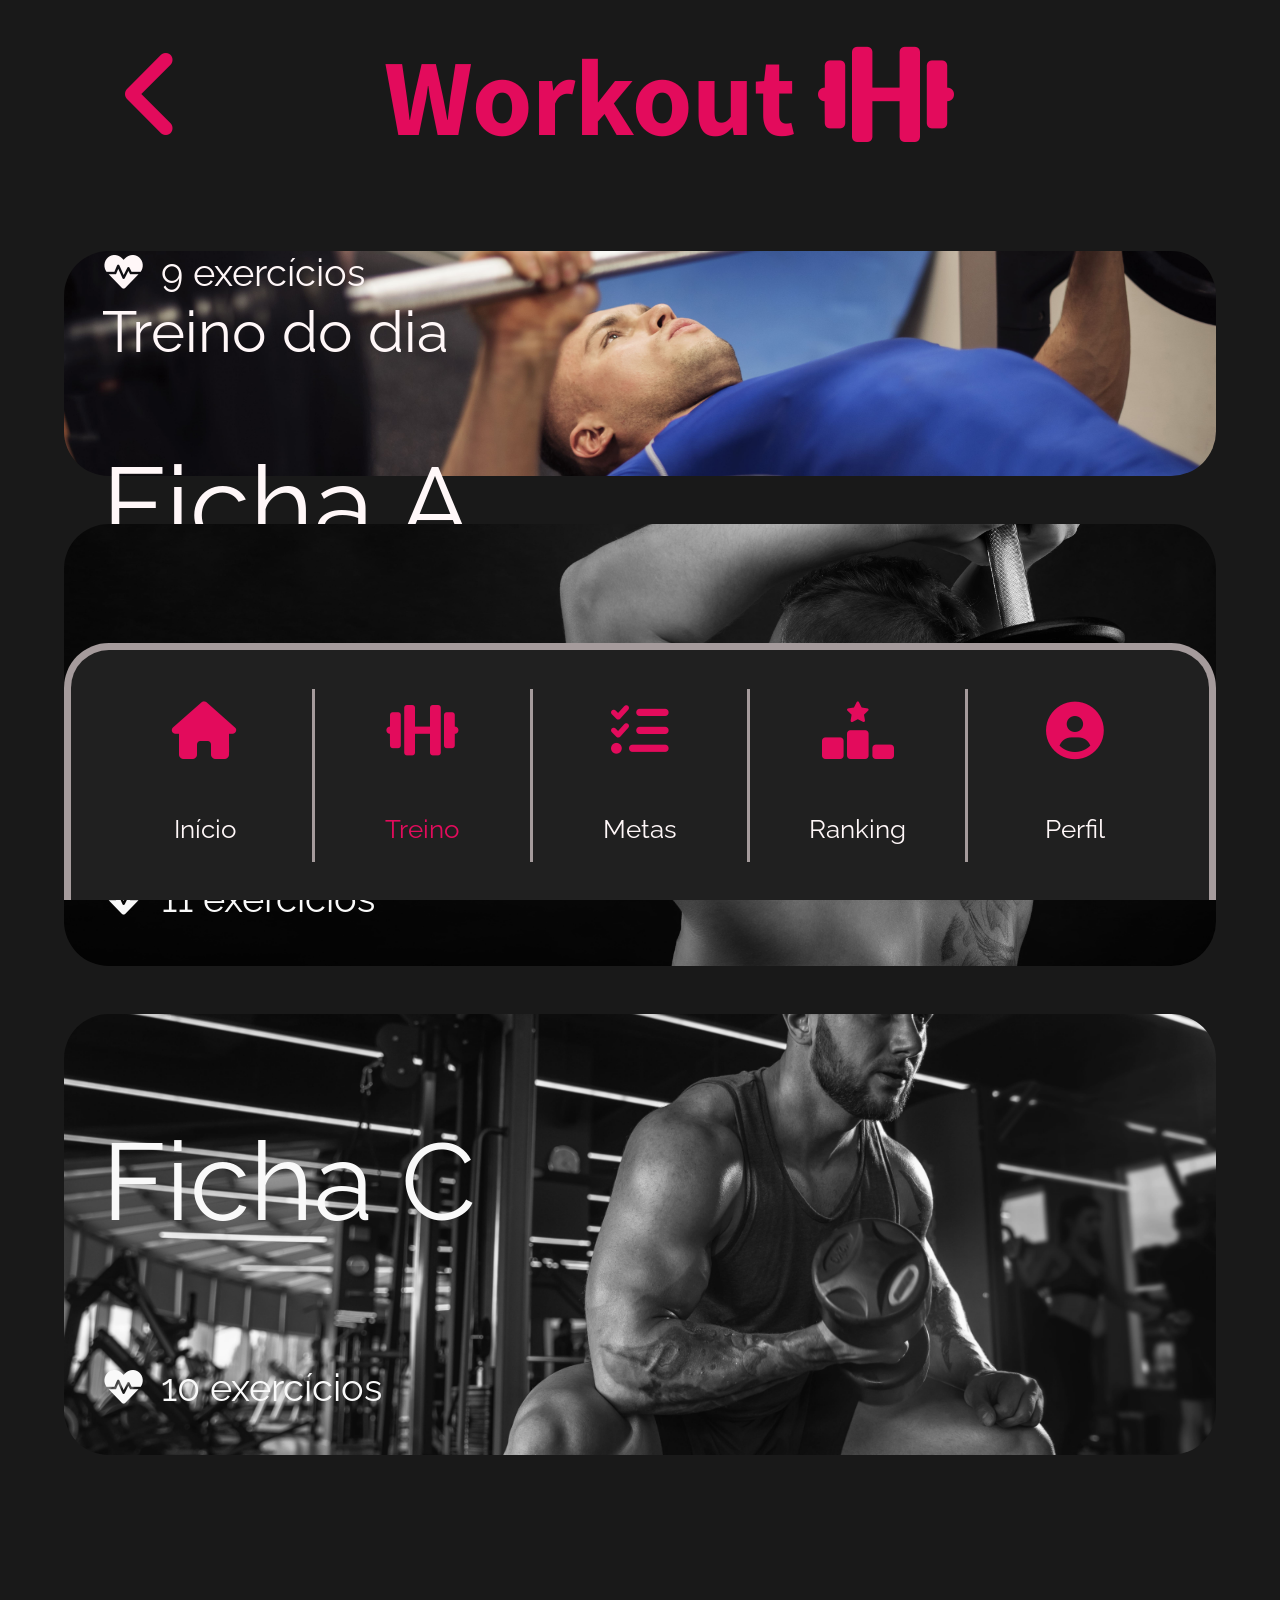
<file: fichas.html>
<!DOCTYPE html>
<html lang="pt-br">

<head>
    <title>Workout - Início</title>
    <!-- JS -->
    <script src="./style/bootstrap5/node_modules/bootstrap/dist/js/bootstrap.min.js"></script>
    <script src="./lib/jquery/node_modules/jquery/dist/jquery.min.js"></script>
    <script src="./lib/jqueryMask/jquery.mask.js"></script>
    <script src="./lib/swal2/node_modules/sweetalert2/dist/sweetalert2.all.min.js"></script>
    <script src="./js/functions.js"></script>
    <!-- CSS -->
    <link rel="stylesheet" href="./style/bootstrap5/node_modules/bootstrap/dist/css/bootstrap.min.css">
    <link rel="stylesheet" href="./style/styles.css">
    <link rel="stylesheet" href="./lib/swal2/node_modules/sweetalert2/dist/sweetalert2.min.css">
    <link rel="stylesheet" href="./style/fontAwesome/node_modules/@fortawesome/fontawesome-free/css/all.min.css">
    <!-- Fontes -->
    <link rel="preconnect" href="https://fonts.googleapis.com">
    <link rel="preconnect" href="https://fonts.gstatic.com" crossorigin>
    <link href="https://fonts.googleapis.com/css2?family=Raleway:wght@100;200;300;400;500;600;700;800;900&display=swap"
        rel="stylesheet">
    <link rel="preconnect" href="https://fonts.googleapis.com">
    <link rel="preconnect" href="https://fonts.gstatic.com" crossorigin>
    <link href="https://fonts.googleapis.com/css2?family=Source+Sans+Pro:wght@200;300;400;600;700;900&display=swap"
        rel="stylesheet">
</head>

<body class="bg-black" id="body">

    <div class="entire-screen mb-5">
        <div class="container" style="max-width: 100% !important;">
            <div class="row pt-4 pb-4 bg-black">
                <div class="col text-center">
                    <i class="fa-solid fa-angle-left back-button" onclick="load('home.html');"></i>
                    <span class="logo-font"
                        style="color: #e30b5c; font-weight: bold; font-size: 100px; line-height: normal;">Workout
                        <i class="fa-solid fa-dumbbell"></i></span>
                </div>
            </div>
        </div>
        <div class="container h-25 mt-5 bg-peito br-20" style="padding: 3%;" id="treino_dia"
            onclick="load('treino.html')">
            <div class="row">
                <div class="color-white fs-medium">
                    <span>Treino do dia</span>
                </div>
            </div>
            <div class="row mt-5">
                <div class="color-white fs-extra-large">
                    <span>Ficha A</span>
                </div>
            </div>
            <div class="row mt-5" style="position: absolute; bottom: 66.5%">
                <div class="color-white fs-small">
                    <span><i class="fa-solid fa-heart-pulse me-3"></i>9 exercícios</span>
                </div>
            </div>
        </div>
        <div class="container mt-5 bg-triceps image-disabled br-20" style="padding: 3%;" id="treino_dia"
            onclick="load('treino.html')">
            <div class="row py-5">
                <div class="color-white fs-extra-large">
                    <span>Ficha B</span>
                </div>
            </div>
            <div class="row mt-5">
                <div class="color-white fs-small">
                    <span><i class="fa-solid fa-heart-pulse me-3"></i>11 exercícios</span>
                </div>
            </div>
        </div>
        <div class="container mt-5 bg-biceps image-disabled br-20" style="padding: 3%;" id="treino_dia"
            onclick="load('treino.html')">
            <div class="row py-5">
                <div class="color-white fs-extra-large">
                    <span>Ficha C</span>
                </div>
            </div>
            <div class="row mt-5">
                <div class="color-white fs-small">
                    <span><i class="fa-solid fa-heart-pulse me-3"></i>10 exercícios</span>
                </div>
            </div>
        </div>
        <div class="spacer"></div>
        <div class="container mt-5 bg-gray fixed-bottom border-light-gray br-tp-20"
            style="padding: 3%; border-top: 7px solid; border-left: 7px solid; border-right: 7px solid;">
            <div class="row">
                <div class="col text-white m-0 text-center color-white fs-medium"
                    style="border-right: 3px solid #a59b9c !important;" id="nav_inicio" onclick="load('home.html')">
                    <i class="fa-solid fa-house color-pink"></i><br>
                    <span class="fs-extra-small">Início</span>
                </div>
                <div class="col text-white m-0 text-center color-white fs-medium"
                    style="border-right: 3px solid #a59b9c !important;" id="nav_treino" onclick="load('fichas.html')">
                    <i class="fa-solid fa-dumbbell color-pink"></i><br>
                    <span class="fs-extra-small color-pink">Treino</span>
                </div>
                <div class="col text-white m-0 text-center color-white fs-medium"
                    style="border-right: 3px solid #a59b9c !important;" id="nav_metas"
                    onclick="load('minhasMetas.html')">
                    <i class="fa-solid fa-list-check color-pink"></i><br>
                    <span class="fs-extra-small">Metas</span>
                </div>
                <div class="col text-white m-0 text-center color-white fs-medium"
                    style="border-right: 3px solid #a59b9c !important;" id="nav_ranking" onclick="load('ranking.html')">
                    <i class="fa-solid fa-ranking-star color-pink"></i><br>
                    <span class="fs-extra-small">Ranking</span>
                </div>
                <div class="col text-white m-0 text-center color-white fs-medium" id="nav_perfil"
                    onclick="load('perfil.html')">
                    <i class="fa-solid fa-circle-user color-pink"></i><br>
                    <span class="fs-extra-small">Perfil</span>
                </div>
            </div>
        </div>
    </div>

    <script>

        $(document).ready(() => {

            // Mostra o dia da semana
            const diasSemana = ["Domingo", "Segunda", "Terça", "Quarta", "Quinta", "Sexta", "Sábado"];
            var dia = new Date();
            dia = diasSemana[dia.getDay()];

            if (dia == 'Domingo') {
                $("#domingo").removeClass("bg-gray");
                $("#domingo").addClass("bg-pink");
            } else if (dia == 'Segunda') {
                $("#segunda").removeClass("bg-gray");
                $("#segunda").addClass("bg-pink");
            } else if (dia == 'Terça') {
                $("#terca").removeClass("bg-gray");
                $("#terca").addClass("bg-pink");
            } else if (dia == 'Quarta') {
                $("#quarta").removeClass("bg-gray");
                $("#quarta").addClass("bg-pink");
            } else if (dia == 'Quinta') {
                $("#quinta").removeClass("bg-gray");
                $("#quinta").addClass("bg-pink");
            } else if (dia == 'Sexta') {
                $("#sexta").removeClass("bg-gray");
                $("#sexta").addClass("bg-pink");
            } else if (dia == 'Sábado') {
                $("#sabado").removeClass("bg-gray");
                $("#sabado").addClass("bg-pink");
            }

        });

    </script>

</body>

</html>
</file>
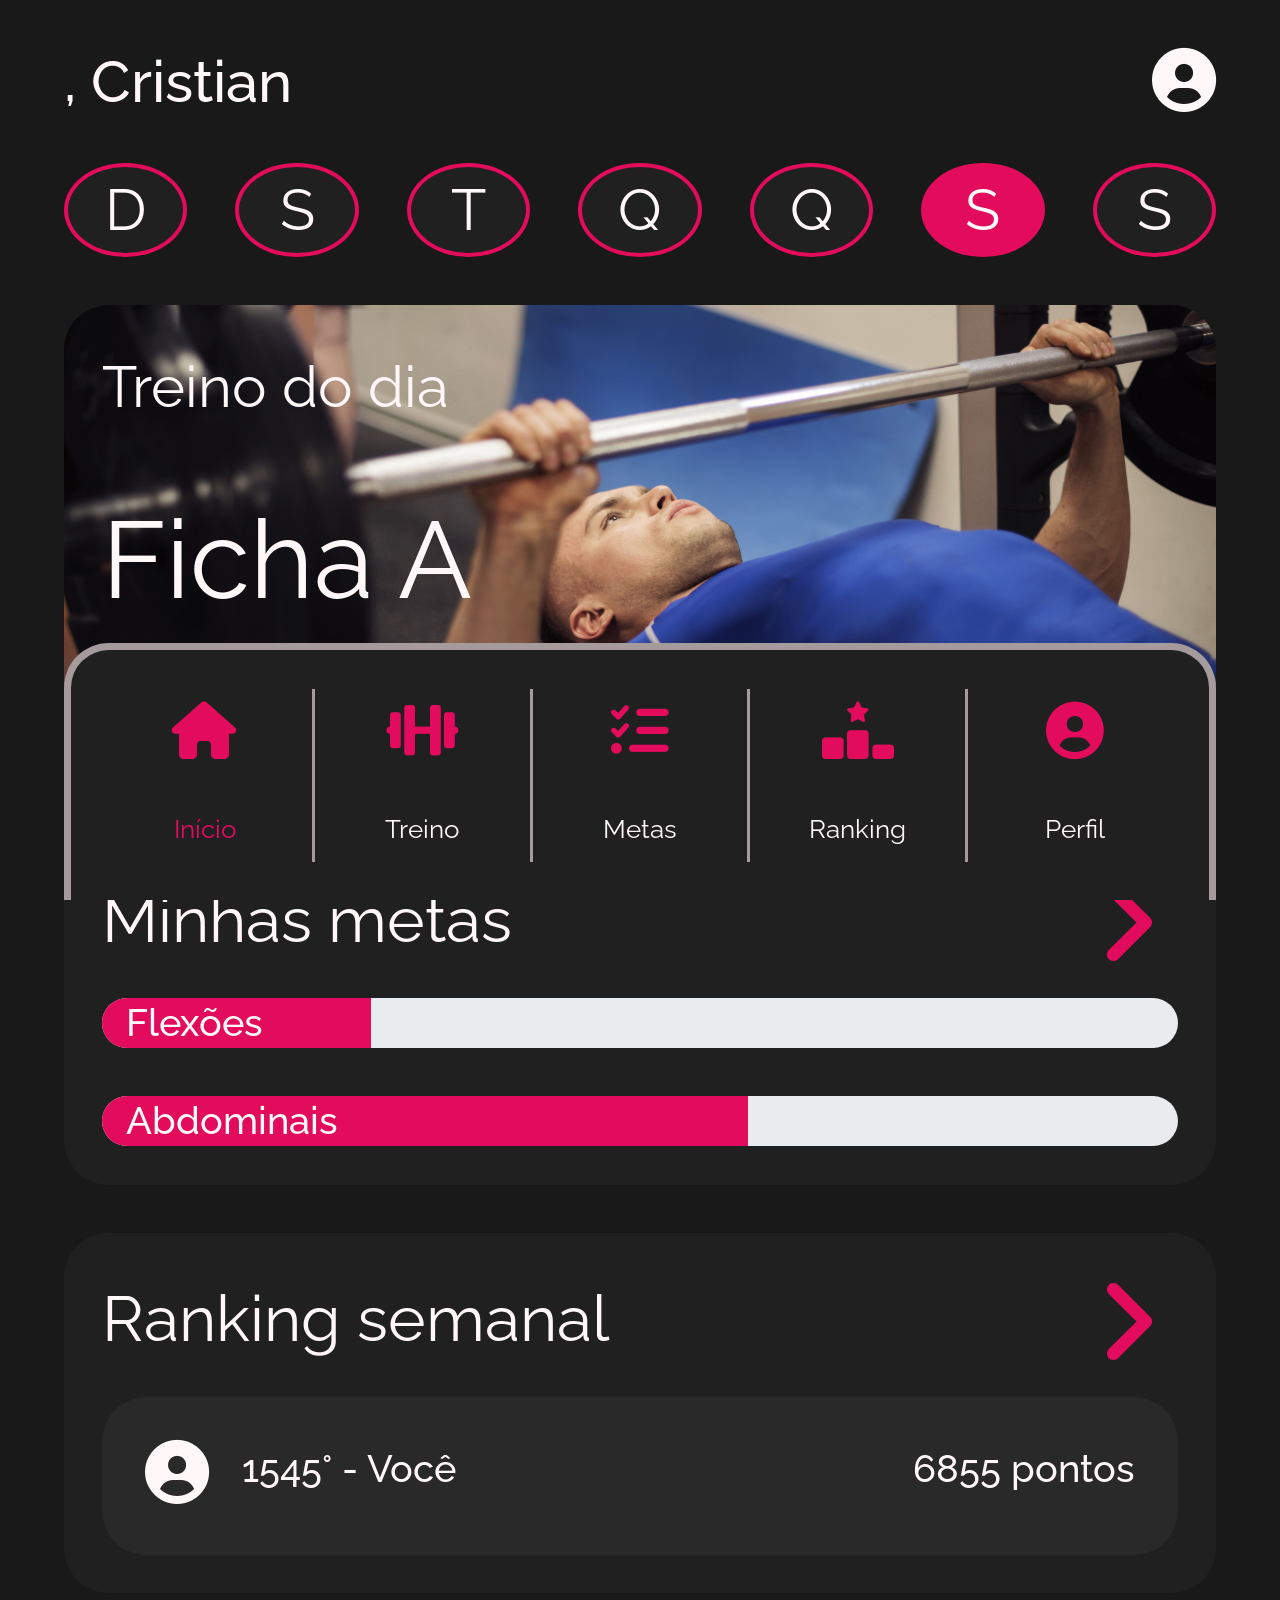
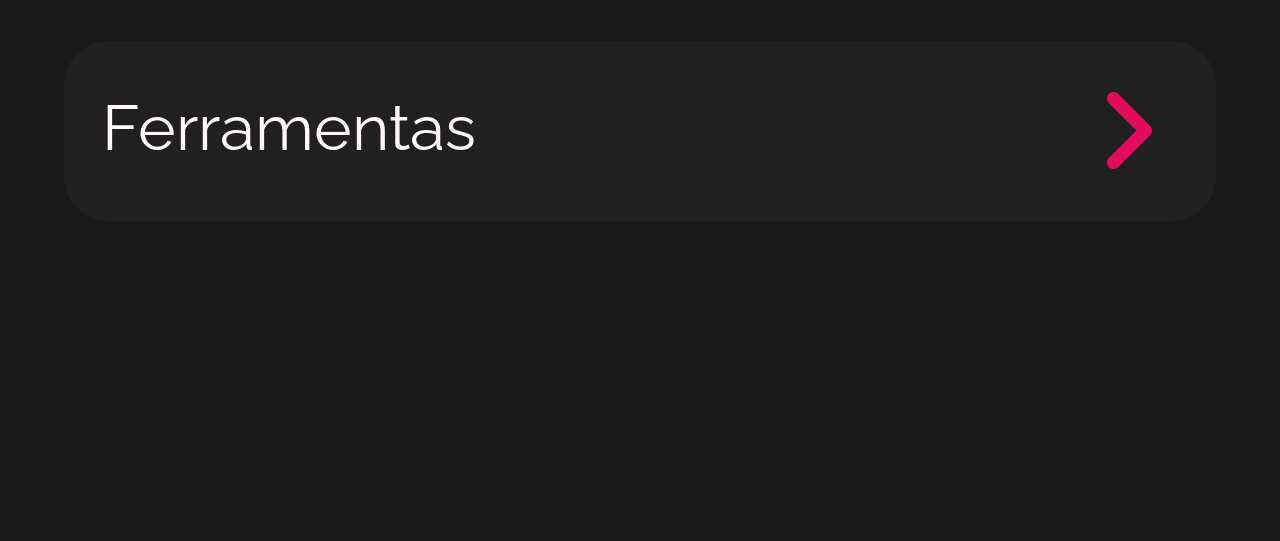
<file: home.html>
<!DOCTYPE html>
<html lang="pt-br">

<head>
    <title>Workout</title>
    <!-- JS -->
    <script src="./style/bootstrap5/node_modules/bootstrap/dist/js/bootstrap.min.js"></script>
    <script src="./lib/jquery/node_modules/jquery/dist/jquery.min.js"></script>
    <script src="./lib/jqueryMask/jquery.mask.js"></script>
    <script src="./lib/swal2/node_modules/sweetalert2/dist/sweetalert2.all.min.js"></script>
    <script src="./js/functions.js"></script>
    <!-- CSS -->
    <link rel="stylesheet" href="./style/bootstrap5/node_modules/bootstrap/dist/css/bootstrap.min.css">
    <link rel="stylesheet" href="./style/styles.css">
    <link rel="stylesheet" href="./lib/swal2/node_modules/sweetalert2/dist/sweetalert2.min.css">
    <link rel="stylesheet" href="./style/fontAwesome/node_modules/@fortawesome/fontawesome-free/css/all.min.css">
    <!-- Fontes -->
    <link rel="preconnect" href="https://fonts.googleapis.com">
    <link rel="preconnect" href="https://fonts.gstatic.com" crossorigin>
    <link href="https://fonts.googleapis.com/css2?family=Raleway:wght@100;200;300;400;500;600;700;800;900&display=swap"
        rel="stylesheet">
    <link rel="preconnect" href="https://fonts.googleapis.com">
    <link rel="preconnect" href="https://fonts.gstatic.com" crossorigin>
    <link href="https://fonts.googleapis.com/css2?family=Source+Sans+Pro:wght@200;300;400;600;700;900&display=swap"
        rel="stylesheet">
</head>

<body class="bg-black" id="body">

    <div class="entire-screen mb-5">
        <div class="container">
            <div class="row mt-5">
                <div class="col-10 text-start p-0">
                    <span class="color-white fs-medium" style="font-weight: 500; line-height: normal;"><span
                            id="welcome"></span>,
                        Cristian</span>
                </div>
                <div class="col-2 text-end p-0">
                    <i class="fa-solid fa-circle-user color-white fs-large" onclick="load('perfil.html');"
                        id="perfil"></i>
                </div>
            </div>
        </div>
        <div class="container mt-5">
            <div class="row">
                <div class="d-flex gap-5 p-0">
                    <div class="fs-medium color-white text-center w-100 border-pink rounded-circle bg-gray"
                        style="border: 4px solid;" id="domingo">
                        D
                    </div>
                    <div class="fs-medium color-white text-center w-100 border-pink rounded-circle bg-gray"
                        style="border: 4px solid;" id="segunda">
                        S
                    </div>
                    <div class="fs-medium color-white text-center w-100 border-pink rounded-circle bg-gray"
                        style="border: 4px solid;" id="terca">
                        T
                    </div>
                    <div class="fs-medium color-white text-center w-100 border-pink rounded-circle bg-gray"
                        style="border: 4px solid;" id="quarta">
                        Q
                    </div>
                    <div class="fs-medium color-white text-center w-100 border-pink rounded-circle bg-gray"
                        style="border: 4px solid;" id="quinta">
                        Q
                    </div>
                    <div class="fs-medium color-white text-center w-100 border-pink rounded-circle bg-gray"
                        style="border: 4px solid;" id="sexta">
                        S
                    </div>
                    <div class="fs-medium color-white text-center w-100 border-pink rounded-circle bg-gray"
                        style="border: 4px solid;" id="sabado">
                        S
                    </div>
                </div>
            </div>
        </div>
        <div class="container mt-5 bg-peito br-20" style="padding: 3%;" id="treino_dia" onclick="load('treino.html')">
            <div class="row">
                <div class="color-white fs-medium">
                    <span>Treino do dia</span>
                </div>
            </div>
            <div class="row mt-5">
                <div class="color-white fs-extra-large">
                    <span>Ficha A</span>
                </div>
            </div>
            <div class="row mt-5">
                <div class="color-white fs-small">
                    <span><i class="fa-solid fa-heart-pulse me-3"></i>9 exercícios</span>
                </div>
            </div>
        </div>
        <div class="container mt-5 bg-gray br-20" style="padding: 3%;" onclick="load('minhasminhasMetas.html');">
            <div class="row">
                <div class="col-10 color-white fs-large">
                    <span>Minhas metas</span>
                </div>
                <div class="col-2 text-end align-self-center">
                    <span><i class="fa-solid fa-angle-right enter-button color-pink"></i></span>
                </div>
            </div>
            <div class="row mt-4" style="--bs-gutter-x: none;">
                <div class="progress br-20" style="height: 50px;">
                    <div class="progress-bar bg-pink text-start" role="progressbar" style="width: 25%;"
                        aria-valuenow="25" aria-valuemin="0" aria-valuemax="100">
                        <span class="color-white ms-4 fs-small fw-500" style="position: absolute;">Flexões</span>
                    </div>
                </div>
            </div>
            <div class="row mt-5" style="--bs-gutter-x: none;">
                <div class="progress br-20" style="height: 50px;">
                    <div class="progress-bar bg-pink text-start" role="progressbar" style="width: 60%;"
                        aria-valuenow="60" aria-valuemin="0" aria-valuemax="100">
                        <span class="color-white ms-4 fs-small fw-500" style="position: absolute;">Abdominais</span>
                    </div>
                </div>
            </div>
        </div>
        <div class="container mt-5 bg-gray br-20" style="padding: 3%;" id="ranking" onclick="load('ranking.html')">
            <div class="row">
                <div class="col-10 color-white fs-large">
                    <span>Ranking semanal</span>
                </div>
                <div class="col-2 text-end align-self-center">
                    <span><i class="fa-solid fa-angle-right enter-button color-pink"></i></span>
                </div>
            </div>
            <div class="row mt-4 bg-medium-gray br-20" style="padding: 4%; --bs-gutter-x: none">
                <div class="color-white d-flex flex-column fs-small fw-500">
                    <div class="row">
                        <div class="col-1">
                            <i class="fa-solid fa-circle-user color-white fs-large"></i>
                        </div>
                        <div class="col-7 ps-4">
                            <span>1545° - Você</span>
                        </div>
                        <div class="col-4 text-end">
                            <span>6855 pontos</span>
                        </div>
                    </div>
                </div>
            </div>
        </div>
        <div class="container mt-5 bg-gray br-20" style="padding: 3%;" id="ferramentas"
            onclick="load('ferramentas.html');">
            <div class="row">
                <div class="col-10 color-white fs-large">
                    <span>Ferramentas</span>
                </div>
                <div class="col-2 text-end align-self-center">
                    <span><i class="fa-solid fa-angle-right enter-button color-pink"></i></span>
                </div>
            </div>
        </div>
        <div class="spacer"></div>
        <div class="container mt-5 bg-gray fixed-bottom border-light-gray br-tp-20"
            style="padding: 3%; border-top: 7px solid; border-left: 7px solid; border-right: 7px solid;">
            <div class="row">
                <div class="col text-white m-0 text-center color-white fs-medium"
                    style="border-right: 3px solid #a59b9c !important;" id="nav_inicio" onclick="load('home.html')">
                    <i class="fa-solid fa-house color-pink"></i><br>
                    <span class="fs-extra-small color-pink">Início</span>
                </div>
                <div class="col text-white m-0 text-center color-white fs-medium"
                    style="border-right: 3px solid #a59b9c !important;" id="nav_treino" onclick="load('fichas.html')">
                    <i class="fa-solid fa-dumbbell color-pink"></i><br>
                    <span class="fs-extra-small">Treino</span>
                </div>
                <div class="col text-white m-0 text-center color-white fs-medium"
                    style="border-right: 3px solid #a59b9c !important;" id="nav_metas"
                    onclick="load('minhasMetas.html')">
                    <i class="fa-solid fa-list-check color-pink"></i><br>
                    <span class="fs-extra-small">Metas</span>
                </div>
                <div class="col text-white m-0 text-center color-white fs-medium"
                    style="border-right: 3px solid #a59b9c !important;" id="nav_ranking" onclick="load('ranking.html')">
                    <i class="fa-solid fa-ranking-star color-pink"></i><br>
                    <span class="fs-extra-small">Ranking</span>
                </div>
                <div class="col text-white m-0 text-center color-white fs-medium" id="nav_perfil"
                    onclick="load('perfil.html')">
                    <i class="fa-solid fa-circle-user color-pink"></i><br>
                    <span class="fs-extra-small">Perfil</span>
                </div>
            </div>
        </div>
    </div>

    <script>

        $(document).ready(() => {

            // Altera o dia da semana
            const diasSemana = ["Domingo", "Segunda", "Terça", "Quarta", "Quinta", "Sexta", "Sábado"];
            var dia = new Date();
            dia = diasSemana[dia.getDay()];
            if (dia == 'Domingo') {
                $("#domingo").removeClass("bg-gray");
                $("#domingo").addClass("bg-pink");
            } else if (dia == 'Segunda') {
                $("#segunda").removeClass("bg-gray");
                $("#segunda").addClass("bg-pink");
            } else if (dia == 'Terça') {
                $("#terca").removeClass("bg-gray");
                $("#terca").addClass("bg-pink");
            } else if (dia == 'Quarta') {
                $("#quarta").removeClass("bg-gray");
                $("#quarta").addClass("bg-pink");
            } else if (dia == 'Quinta') {
                $("#quinta").removeClass("bg-gray");
                $("#quinta").addClass("bg-pink");
            } else if (dia == 'Sexta') {
                $("#sexta").removeClass("bg-gray");
                $("#sexta").addClass("bg-pink");
            } else if (dia == 'Sábado') {
                $("#sabado").removeClass("bg-gray");
                $("#sabado").addClass("bg-pink");
            }

            // Altera o bom dia
            var hora = new Date();
            hora = hora.getHours();
            if (hora >= 0 && hora <= 11) {
                $("#welcome").text("Bom dia");
            } else if (hora >= 12 && hora <= 17) {
                $("#welcome").text("Boa tarde");
            } else if (hora >= 18 && hora <= 11) {
                $("#welcome").text("Boa noite");
            }

        });

    </script>

</body>

</html>
</file>
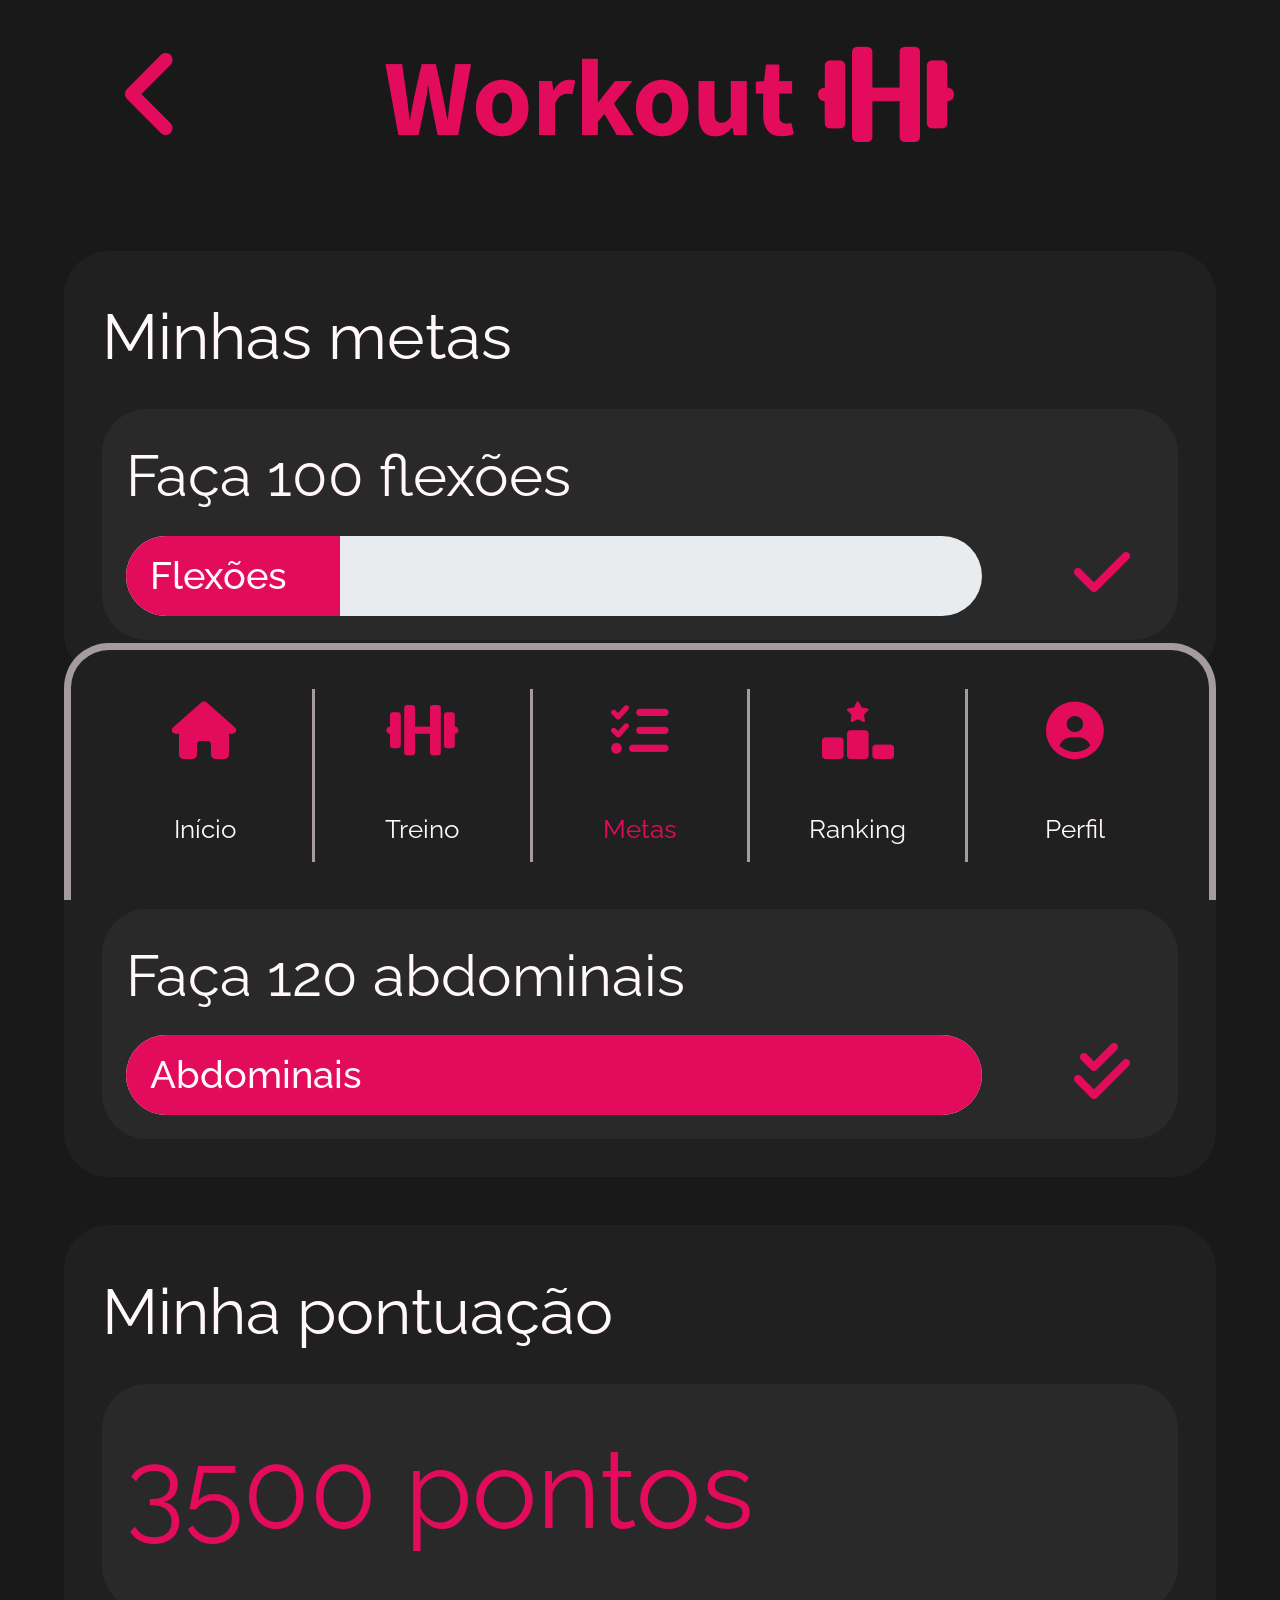
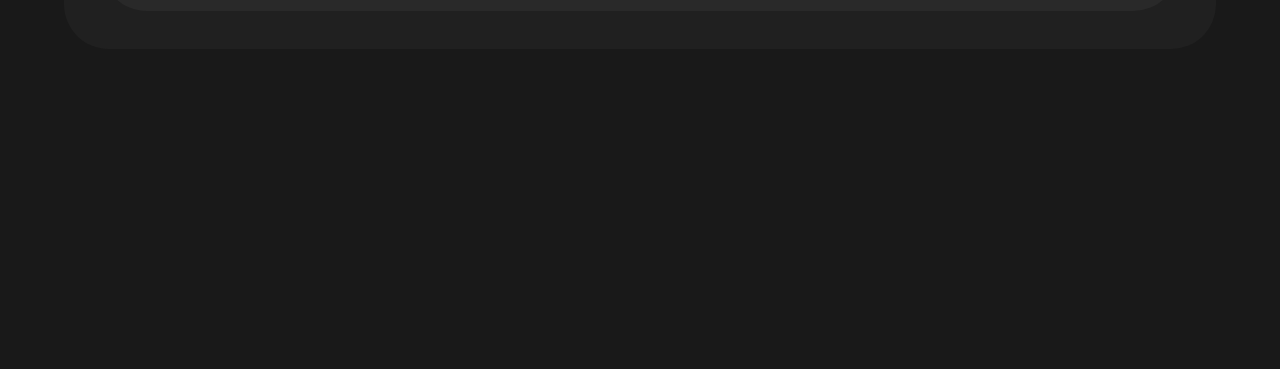
<file: minhasMetas.html>
<!DOCTYPE html>
<html lang="pt-br">

<head>
    <title>Workout</title>
    <!-- JS -->
    <script src="./style/bootstrap5/node_modules/bootstrap/dist/js/bootstrap.min.js"></script>
    <script src="./lib/jquery/node_modules/jquery/dist/jquery.min.js"></script>
    <script src="./lib/jqueryMask/jquery.mask.js"></script>
    <script src="./lib/swal2/node_modules/sweetalert2/dist/sweetalert2.all.min.js"></script>
    <script src="./js/functions.js"></script>
    <!-- CSS -->
    <link rel="stylesheet" href="./style/bootstrap5/node_modules/bootstrap/dist/css/bootstrap.min.css">
    <link rel="stylesheet" href="./style/styles.css">
    <link rel="stylesheet" href="./lib/swal2/node_modules/sweetalert2/dist/sweetalert2.min.css">
    <link rel="stylesheet" href="./style/fontAwesome/node_modules/@fortawesome/fontawesome-free/css/all.min.css">
    <!-- Fontes -->
    <link rel="preconnect" href="https://fonts.googleapis.com">
    <link rel="preconnect" href="https://fonts.gstatic.com" crossorigin>
    <link href="https://fonts.googleapis.com/css2?family=Raleway:wght@100;200;300;400;500;600;700;800;900&display=swap"
        rel="stylesheet">
    <link rel="preconnect" href="https://fonts.googleapis.com">
    <link rel="preconnect" href="https://fonts.gstatic.com" crossorigin>
    <link href="https://fonts.googleapis.com/css2?family=Source+Sans+Pro:wght@200;300;400;600;700;900&display=swap"
        rel="stylesheet">
</head>

<body class="bg-black" id="body">

    <div class="entire-screen">
        <div class="container" style="max-width: 100% !important;">
            <div class="row pt-4 pb-4 bg-black">
                <div class="col text-center">
                    <i class="fa-solid fa-angle-left back-button" onclick="load('home.html');"></i>
                    <span class="logo-font"
                        style="color: #e30b5c; font-weight: bold; font-size: 100px; line-height: normal;">Workout
                        <i class="fa-solid fa-dumbbell"></i></span>
                </div>
            </div>
        </div>
        <div class="container mt-5 bg-gray br-20" style="padding: 3%;">
            <div class="row">
                <div class="col-12 color-white fs-large">
                    <span>Minhas metas</span>
                </div>
            </div>
            <div class="row mt-4 bg-medium-gray p-4 br-20" style="--bs-gutter-x: none;">
                <div class="col-12 color-white fs-medium mb-3">
                    <span>Faça 100 flexões</span>
                </div>
                <div class="col-10 progress br-20" style="height: 80px;">
                    <div class="progress-bar bg-pink text-start" role="progressbar" style="width: 25%;"
                        aria-valuenow="25" aria-valuemin="0" aria-valuemax="100">
                        <span class="color-white ms-4 fs-small fw-500" style="position: absolute;">Flexões</span>
                    </div>
                </div>
                <div class="col-2">
                    <span class="color-pink fs-large float-end me-4" style="line-height: initial;"><i
                            class="fa-solid fa-check"></i></span>
                </div>
            </div>
        </div>
        <div class="container mt-5 bg-gray br-20" style="padding: 3%;">
            <div class="row">
                <div class="col-12 color-white fs-large">
                    <span>Metas completas</span>
                </div>
            </div>
            <div class="row mt-5 bg-medium-gray p-4 br-20" style="--bs-gutter-x: none;">
                <div class="col-12 color-white fs-medium mb-3">
                    <span>Faça 120 abdominais</span>
                </div>
                <div class="col-10 progress br-20" style="height: 80px;">
                    <div class="progress-bar bg-pink text-start" role="progressbar" style="width: 100%;"
                        aria-valuenow="60" aria-valuemin="0" aria-valuemax="100">
                        <span class="color-white ms-4 fs-small fw-500" style="position: absolute;">Abdominais</span>
                    </div>
                </div>
                <div class="col-2">
                    <span class="color-pink fs-large float-end me-4" style="line-height: initial;"><i
                            class="fa-solid fa-check-double"></i></span>
                </div>
            </div>
        </div>
        <div class="container mt-5 bg-gray br-20" style="padding: 3%;">
            <div class="row">
                <div class="col-12 color-white fs-large">
                    <span>Minha pontuação</span>
                </div>
            </div>
            <div class="row mt-4 bg-medium-gray p-4 br-20" style="--bs-gutter-x: none;">
                <div class="col-12 color-white fs-extra-large color-pink mb-3">
                    <span>3500 pontos</span>
                </div>
            </div>
        </div>
        <div class="spacer"></div>
        <div class="container mt-5 bg-gray fixed-bottom border-light-gray br-tp-20"
            style="padding: 3%; border-top: 7px solid; border-left: 7px solid; border-right: 7px solid;">
            <div class="row">
                <div class="col text-white m-0 text-center color-white fs-medium"
                    style="border-right: 3px solid #a59b9c !important;" id="nav_inicio" onclick="load('home.html')">
                    <i class="fa-solid fa-house color-pink"></i><br>
                    <span class="fs-extra-small">Início</span>
                </div>
                <div class="col text-white m-0 text-center color-white fs-medium"
                    style="border-right: 3px solid #a59b9c !important;" id="nav_treino" onclick="load('fichas.html')">
                    <i class="fa-solid fa-dumbbell color-pink"></i><br>
                    <span class="fs-extra-small">Treino</span>
                </div>
                <div class="col text-white m-0 text-center color-white fs-medium"
                    style="border-right: 3px solid #a59b9c !important;" id="nav_metas"
                    onclick="load('minhasMetas.html')">
                    <i class="fa-solid fa-list-check color-pink"></i><br>
                    <span class="fs-extra-small color-pink">Metas</span>
                </div>
                <div class="col text-white m-0 text-center color-white fs-medium"
                    style="border-right: 3px solid #a59b9c !important;" id="nav_ranking" onclick="load('ranking.html')">
                    <i class="fa-solid fa-ranking-star color-pink"></i><br>
                    <span class="fs-extra-small">Ranking</span>
                </div>
                <div class="col text-white m-0 text-center color-white fs-medium" id="nav_perfil"
                    onclick="load('perfil.html')">
                    <i class="fa-solid fa-circle-user color-pink"></i><br>
                    <span class="fs-extra-small">Perfil</span>
                </div>
            </div>
        </div>
    </div>

</body>

</html>
</file>
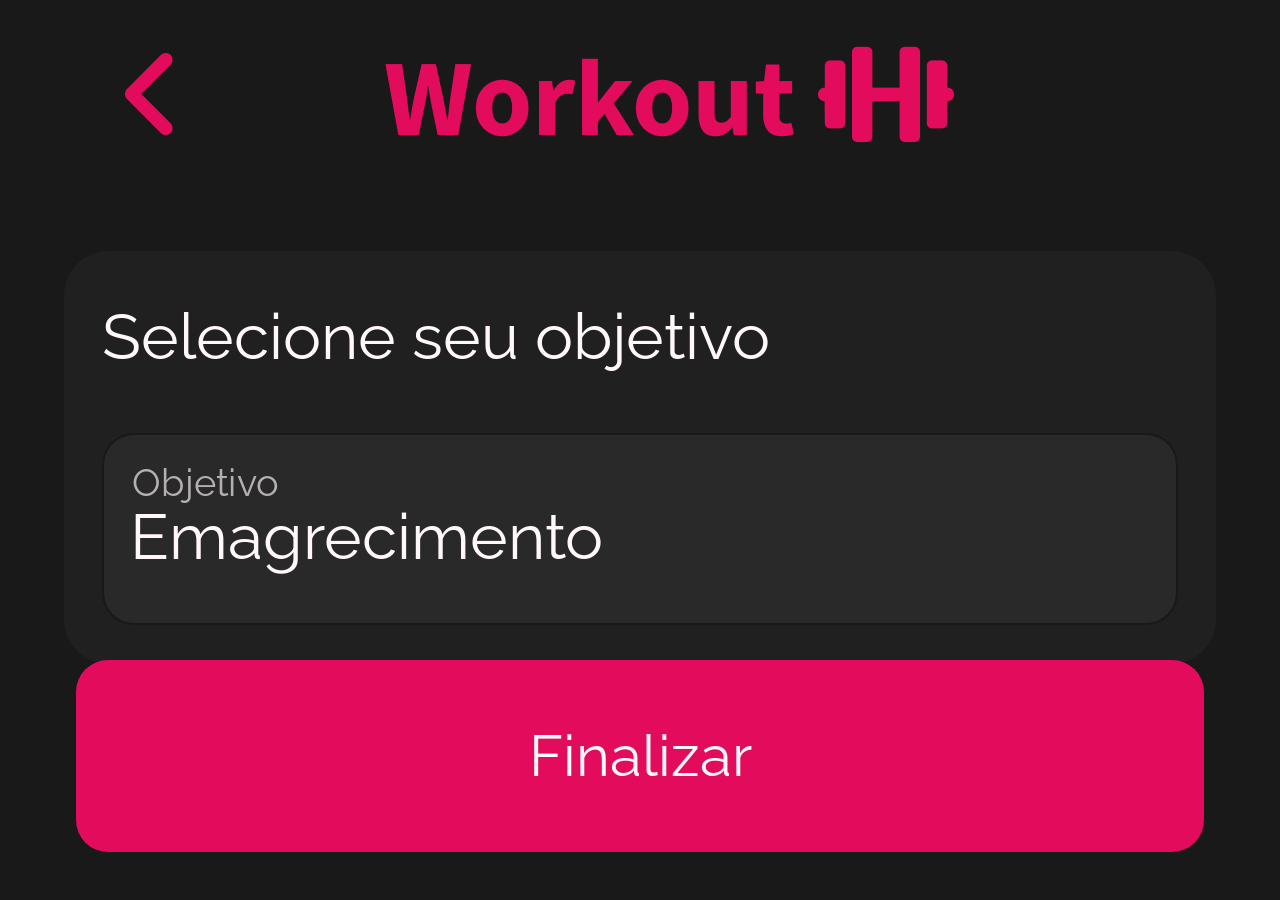
<file: objetivo.html>
<!DOCTYPE html>
<html lang="pt-br">

<head>
    <title>Workout</title>
    <!-- JS -->
    <script src="./style/bootstrap5/node_modules/bootstrap/dist/js/bootstrap.min.js"></script>
    <script src="./lib/jquery/node_modules/jquery/dist/jquery.min.js"></script>
    <script src="./lib/jqueryMask/jquery.mask.js"></script>
    <script src="./lib/swal2/node_modules/sweetalert2/dist/sweetalert2.all.min.js"></script>
    <script src="./js/functions.js"></script>
    <!-- CSS -->
    <link rel="stylesheet" href="./style/bootstrap5/node_modules/bootstrap/dist/css/bootstrap.min.css">
    <link rel="stylesheet" href="./style/styles.css">
    <link rel="stylesheet" href="./lib/swal2/node_modules/sweetalert2/dist/sweetalert2.min.css">
    <link rel="stylesheet" href="./style/fontAwesome/node_modules/@fortawesome/fontawesome-free/css/all.min.css">
    <!-- Fontes -->
    <link rel="preconnect" href="https://fonts.googleapis.com">
    <link rel="preconnect" href="https://fonts.gstatic.com" crossorigin>
    <link href="https://fonts.googleapis.com/css2?family=Raleway:wght@100;200;300;400;500;600;700;800;900&display=swap"
        rel="stylesheet">
    <link rel="preconnect" href="https://fonts.googleapis.com">
    <link rel="preconnect" href="https://fonts.gstatic.com" crossorigin>
    <link href="https://fonts.googleapis.com/css2?family=Source+Sans+Pro:wght@200;300;400;600;700;900&display=swap"
        rel="stylesheet">
</head>

<body class="bg-black" id="body">

    <div class="entire-screen">
        <div class="container" style="max-width: 100% !important;">
            <div class="row pt-4 pb-4 bg-black">
                <div class="col text-center">
                    <i class="fa-solid fa-angle-left back-button" id="back_btn"></i>
                    <span class="logo-font"
                        style="color: #e30b5c; font-weight: bold; font-size: 100px; line-height: normal;">Workout
                        <i class="fa-solid fa-dumbbell"></i></span>
                </div>
            </div>
        </div>
        <div class="container mt-5 bg-gray br-20" style="padding: 3%;">
            <div class="row">
                <div class="col-12 color-white fs-large">
                    <span>Selecione seu objetivo</span>
                </div>
            </div>
            <div class="col-12 mt-5 form-floating">
                <select class="form-control" id="objetivo">
                    <option value="emagrecer">Emagrecimento</option>
                    <option value="hipertrofia">Hipertrofia</option>
                </select>
                <label for="plano" class="custom-label">Objetivo</label>
            </div>
        </div>
        <div class="row w-90 fixed-bottom m-auto mb-5">
            <div class="col-12">
                <button type="button" class="btn btn-primary" id="finalizar_btn">Finalizar</button>
            </div>
        </div>

    </div>

    <script>

        const urlParams = new URLSearchParams(window.location.search);
        const page = urlParams.get('paginaAnterior');

        $("#back_btn, #finalizar_btn").click(function () {

            if (page == 'perfil') {
                if ($(this).attr("id") == "finalizar_btn") {
                    Swal.fire({
                        text: 'Seu treino foi alterado com sucesso!',
                        icon: 'success',
                        confirmButtonText: 'Ok',
                        width: '90%',
                        background: '#191919',
                        position: 'center',
                        customClass: {
                            confirmButton: 'btn btn-primary-swal-2',
                            title: 'title-swal',
                            popup: 'pop-up-swal',
                            container: 'container-swal-html'
                        }
                    }).then(() => {
                        load('home.html');
                    });
                } else if ($(this).attr("id") == "back_btn")
                    load('perfil.html');
            } else {
                if ($(this).attr("id") == "finalizar_btn")
                    Swal.fire({
                        text: 'Seu treino foi criado com sucesso!',
                        icon: 'success',
                        confirmButtonText: 'Ok',
                        width: '90%',
                        background: '#191919',
                        position: 'center',
                        customClass: {
                            confirmButton: 'btn btn-primary-swal-2',
                            title: 'title-swal',
                            popup: 'pop-up-swal',
                            container: 'container-swal-html'
                        }
                    }).then(() => {
                        load('home.html');
                    });
                else
                    load('cadastroDadosPagamento.html');
            }
        });
    </script>

</body>

</html>
</file>
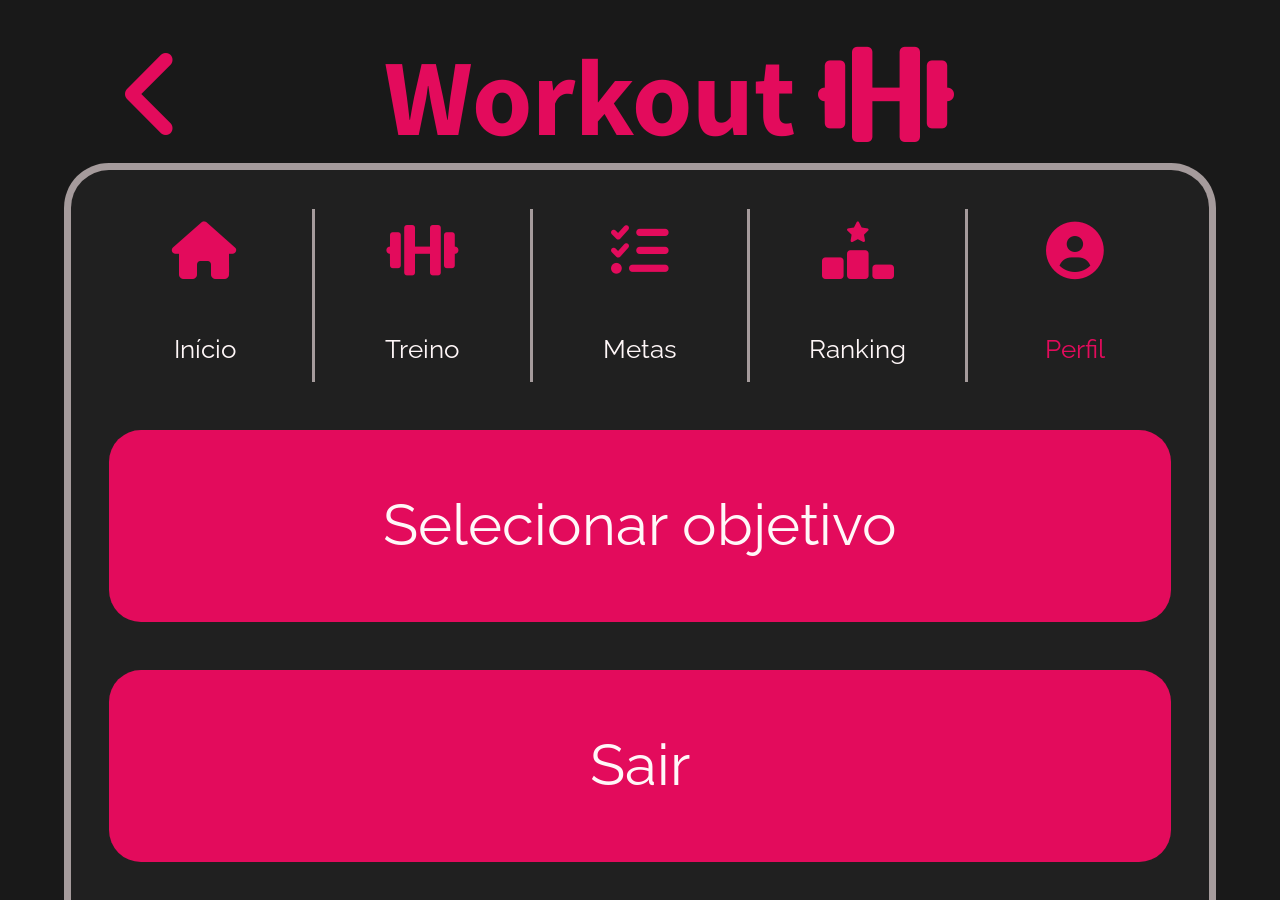
<file: perfil.html>
<!DOCTYPE html>
<html lang="pt-br">

<head>
    <title>Workout - Perfil</title>
    <!-- JS -->
    <script src="./style/bootstrap5/node_modules/bootstrap/dist/js/bootstrap.min.js"></script>
    <script src="./lib/jquery/node_modules/jquery/dist/jquery.min.js"></script>
    <script src="./lib/jqueryMask/jquery.mask.js"></script>
    <script src="./lib/swal2/node_modules/sweetalert2/dist/sweetalert2.all.min.js"></script>
    <script src="./js/functions.js"></script>
    <!-- CSS -->
    <link rel="stylesheet" href="./style/bootstrap5/node_modules/bootstrap/dist/css/bootstrap.min.css">
    <link rel="stylesheet" href="./style/styles.css">
    <link rel="stylesheet" href="./lib/swal2/node_modules/sweetalert2/dist/sweetalert2.min.css">
    <link rel="stylesheet" href="./style/fontAwesome/node_modules/@fortawesome/fontawesome-free/css/all.min.css">
    <!-- Fontes -->
    <link rel="preconnect" href="https://fonts.googleapis.com">
    <link rel="preconnect" href="https://fonts.gstatic.com" crossorigin>
    <link href="https://fonts.googleapis.com/css2?family=Raleway:wght@100;200;300;400;500;600;700;800;900&display=swap"
        rel="stylesheet">
    <link rel="preconnect" href="https://fonts.googleapis.com">
    <link rel="preconnect" href="https://fonts.gstatic.com" crossorigin>
    <link href="https://fonts.googleapis.com/css2?family=Source+Sans+Pro:wght@200;300;400;600;700;900&display=swap"
        rel="stylesheet">
</head>

<body class="bg-black" id="body">

    <div class="entire-screen">
        <div class="container" style="max-width: 100% !important;">
            <div class="row pt-4 pb-4 bg-black">
                <div class="col text-center">
                    <i class="fa-solid fa-angle-left back-button" onclick="load('home.html');"></i>
                    <span class="logo-font"
                        style="color: #e30b5c; font-weight: bold; font-size: 100px; line-height: normal;">Workout
                        <i class="fa-solid fa-dumbbell"></i></span>
                </div>
            </div>
        </div>
        <div class="container mt-5">
            <div class="row">
                <div class="col-12 text-center">
                    <i class="fa-solid fa-circle-user color-white" style="font-size: 280px;" id="perfil"></i>
                </div>
            </div>
            <div class="row mt-5 mb-1">
                <div class="col-12 text-center color-white">
                    <span class="fs-large">Cristian Lopes</span>
                </div>
            </div>
            <div class="row mb-2">
                <div class="col-12 text-center color-white">
                    <span class="fs-small"><strong>Código: </strong>832382</span>
                </div>
            </div>
        </div>
    </div>
    <div class="container mt-5 bg-gray fixed-bottom border-light-gray br-tp-20"
        style="padding: 3%; border-top: 7px solid; border-left: 7px solid; border-right: 7px solid;">
        <div class="row">
            <div class="col text-white m-0 text-center color-white fs-medium"
                style="border-right: 3px solid #a59b9c !important;" id="nav_inicio" onclick="load('home.html')">
                <i class="fa-solid fa-house color-pink"></i><br>
                <span class="fs-extra-small">Início</span>
            </div>
            <div class="col text-white m-0 text-center color-white fs-medium"
                style="border-right: 3px solid #a59b9c !important;" id="nav_treino" onclick="load('fichas.html')">
                <i class="fa-solid fa-dumbbell color-pink"></i><br>
                <span class="fs-extra-small">Treino</span>
            </div>
            <div class="col text-white m-0 text-center color-white fs-medium"
                style="border-right: 3px solid #a59b9c !important;" id="nav_metas" onclick="load('minhasMetas.html')">
                <i class="fa-solid fa-list-check color-pink"></i><br>
                <span class="fs-extra-small">Metas</span>
            </div>
            <div class="col text-white m-0 text-center color-white fs-medium"
                style="border-right: 3px solid #a59b9c !important;" id="nav_ranking" onclick="load('ranking.html')">
                <i class="fa-solid fa-ranking-star color-pink"></i><br>
                <span class="fs-extra-small">Ranking</span>
            </div>
            <div class="col text-white m-0 text-center color-white fs-medium" id="nav_perfil"
                onclick="load('perfil.html')">
                <i class="fa-solid fa-circle-user color-pink"></i><br>
                <span class="fs-extra-small color-pink">Perfil</span>
            </div>
        </div>
        <div class="row mt-5">
            <div class="col-12 text-center">
                <button type="button" class="btn btn-primary" onclick="load('objetivo.html?paginaAnterior=perfil')">Selecionar
                    objetivo</button>
            </div>
        </div>
        <div class="row mt-5">
            <div class="col-12 text-center">
                <button type="button" class="btn btn-primary" id="sair_btn">Sair</button>
            </div>
        </div>
    </div>

    <script>

        $("#sair_btn").click(function () {
            Swal.fire({
                text: 'Tem certeza que deseja sair?',
                icon: 'warning',
                confirmButtonText: 'Sim',
                cancelButtonText: 'Não',
                showCancelButton: true,
                width: '90%',
                background: '#191919',
                position: 'center',
                customClass: {
                    cancelButton: 'btn btn-primary-swal-2',
                    confirmButton: 'btn btn-secondary-swal-2',
                    title: 'title-swal',
                    popup: 'pop-up-swal',
                    container: 'container-swal-html'
                }
            }).then((result) => {
                if (result.isConfirmed) {
                    sessionStorage.clear();
                    load("index.html");
                }
            })
        });

    </script>

</body>

</html>
</file>
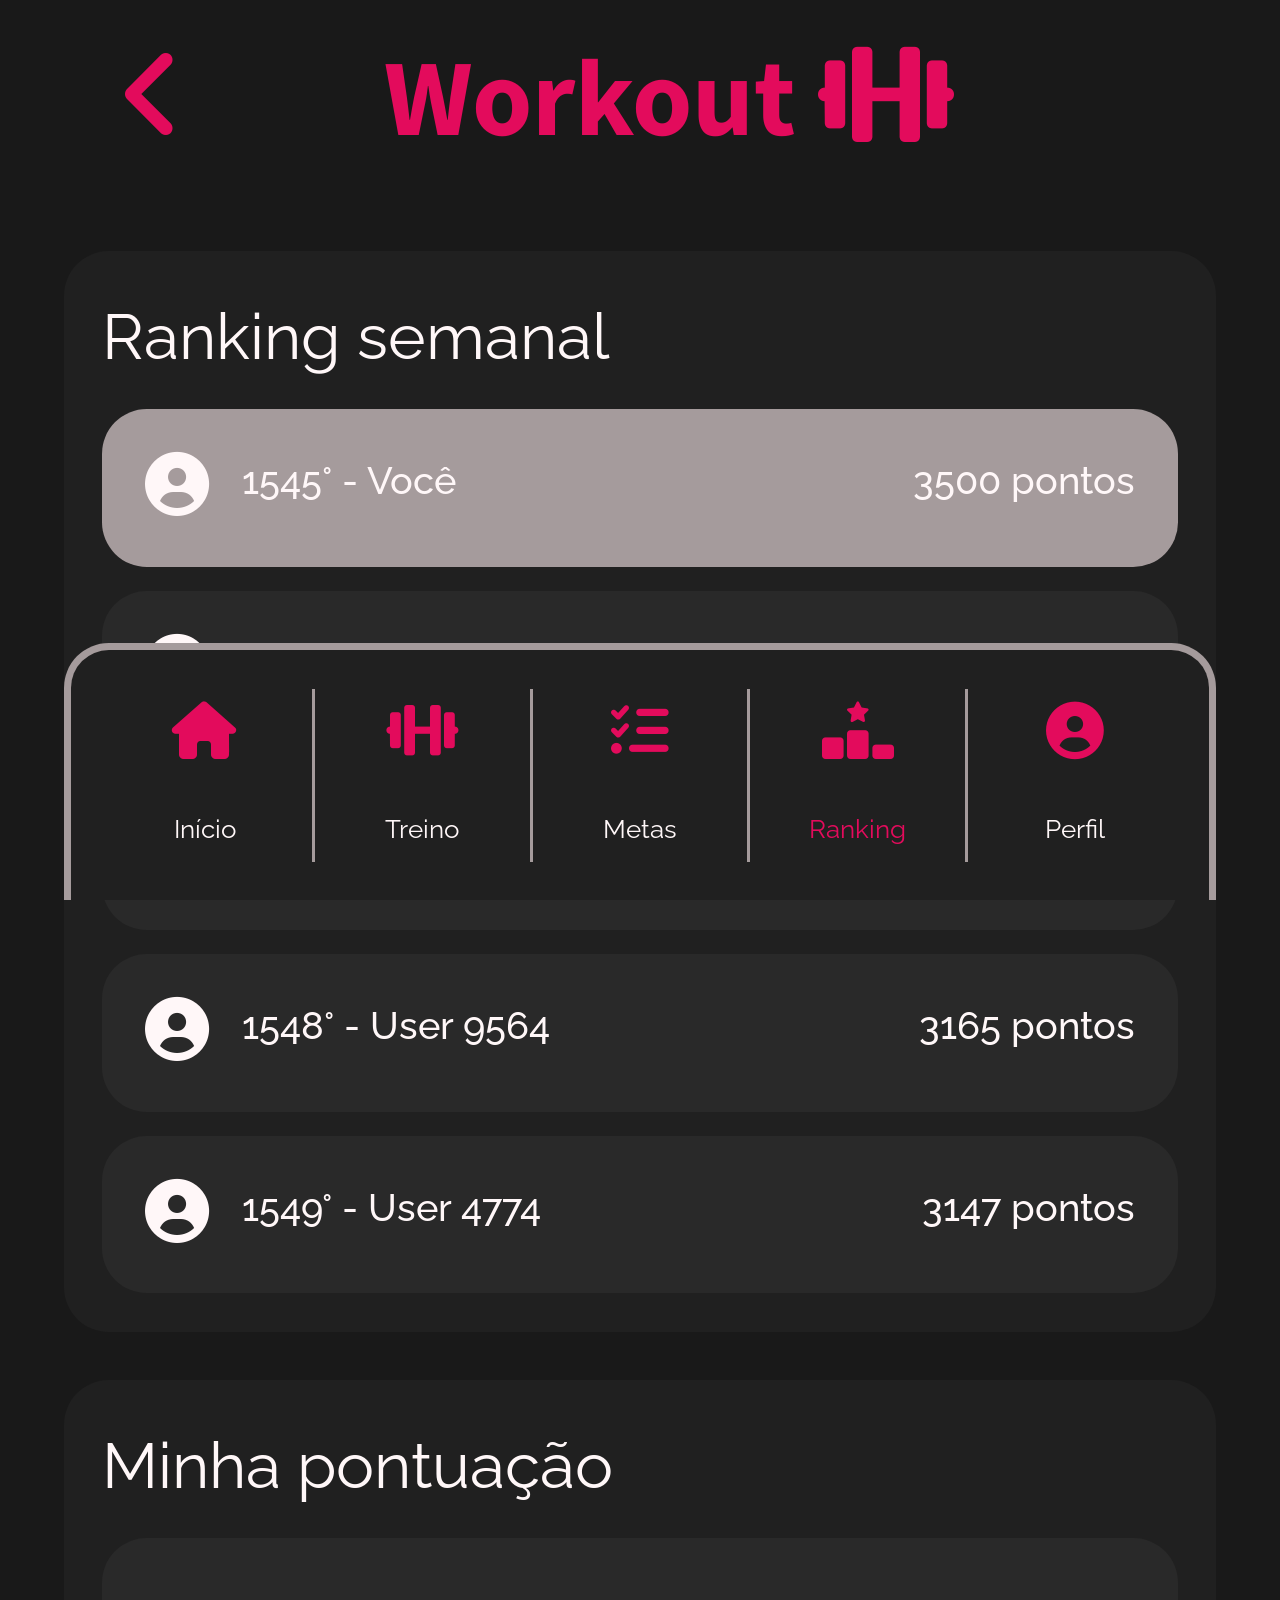
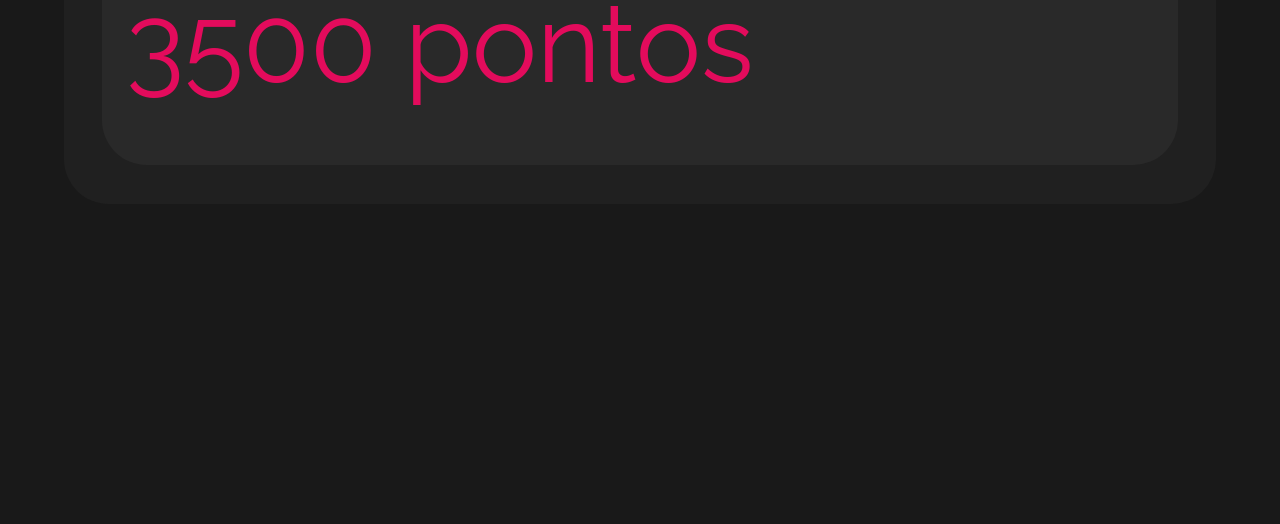
<file: ranking.html>
<!DOCTYPE html>
<html lang="pt-br">

<head>
    <title>Workout</title>
    <!-- JS -->
    <script src="./style/bootstrap5/node_modules/bootstrap/dist/js/bootstrap.min.js"></script>
    <script src="./lib/jquery/node_modules/jquery/dist/jquery.min.js"></script>
    <script src="./lib/jqueryMask/jquery.mask.js"></script>
    <script src="./lib/swal2/node_modules/sweetalert2/dist/sweetalert2.all.min.js"></script>
    <script src="./js/functions.js"></script>
    <!-- CSS -->
    <link rel="stylesheet" href="./style/bootstrap5/node_modules/bootstrap/dist/css/bootstrap.min.css">
    <link rel="stylesheet" href="./style/styles.css">
    <link rel="stylesheet" href="./lib/swal2/node_modules/sweetalert2/dist/sweetalert2.min.css">
    <link rel="stylesheet" href="./style/fontAwesome/node_modules/@fortawesome/fontawesome-free/css/all.min.css">
    <!-- Fontes -->
    <link rel="preconnect" href="https://fonts.googleapis.com">
    <link rel="preconnect" href="https://fonts.gstatic.com" crossorigin>
    <link href="https://fonts.googleapis.com/css2?family=Raleway:wght@100;200;300;400;500;600;700;800;900&display=swap"
        rel="stylesheet">
    <link rel="preconnect" href="https://fonts.googleapis.com">
    <link rel="preconnect" href="https://fonts.gstatic.com" crossorigin>
    <link href="https://fonts.googleapis.com/css2?family=Source+Sans+Pro:wght@200;300;400;600;700;900&display=swap"
        rel="stylesheet">
</head>

<body class="bg-black" id="body">

    <div class="entire-screen">
        <div class="container" style="max-width: 100% !important;">
            <div class="row pt-4 pb-4 bg-black">
                <div class="col text-center">
                    <i class="fa-solid fa-angle-left back-button" onclick="load('home.html');"></i>
                    <span class="logo-font"
                        style="color: #e30b5c; font-weight: bold; font-size: 100px; line-height: normal;">Workout
                        <i class="fa-solid fa-dumbbell"></i></span>
                </div>
            </div>
        </div>
        <div class="container mt-5 bg-gray br-20" style="padding: 3%;">
            <div class="row">
                <div class="col-12 color-white fs-large">
                    <span>Ranking semanal</span>
                </div>
            </div>
            <div class="row mt-4 bg-light-gray br-20" style="padding: 4%; --bs-gutter-x: none">
                <div class="color-white d-flex flex-column fs-small fw-500">
                    <div class="row">
                        <div class="col-1">
                            <i class="fa-solid fa-circle-user color-white fs-large"></i>
                        </div>
                        <div class="col-7 ps-4">
                            <span>1545° - Você</span>
                        </div>
                        <div class="col-4 text-end">
                            <span>3500 pontos</span>
                        </div>
                    </div>
                </div>
            </div>
            <div class="row mt-4 bg-medium-gray br-20" style="padding: 4%; --bs-gutter-x: none">
                <div class="color-white d-flex flex-column fs-small fw-500">
                    <div class="row">
                        <div class="col-1">
                            <i class="fa-solid fa-circle-user color-white fs-large"></i>
                        </div>
                        <div class="col-7 ps-4">
                            <span>1546° - User 1835</span>
                        </div>
                        <div class="col-4 text-end">
                            <span>3298 pontos</span>
                        </div>
                    </div>
                </div>
            </div>
            <div class="row mt-4 bg-medium-gray br-20" style="padding: 4%; --bs-gutter-x: none">
                <div class="color-white d-flex flex-column fs-small fw-500">
                    <div class="row">
                        <div class="col-1">
                            <i class="fa-solid fa-circle-user color-white fs-large"></i>
                        </div>
                        <div class="col-7 ps-4">
                            <span>1547° - User 1395</span>
                        </div>
                        <div class="col-4 text-end">
                            <span>3220 pontos</span>
                        </div>
                    </div>
                </div>
            </div>
            <div class="row mt-4 bg-medium-gray br-20" style="padding: 4%; --bs-gutter-x: none">
                <div class="color-white d-flex flex-column fs-small fw-500">
                    <div class="row">
                        <div class="col-1">
                            <i class="fa-solid fa-circle-user color-white fs-large"></i>
                        </div>
                        <div class="col-7 ps-4">
                            <span>1548° - User 9564</span>
                        </div>
                        <div class="col-4 text-end">
                            <span>3165 pontos</span>
                        </div>
                    </div>
                </div>
            </div>
            <div class="row mt-4 bg-medium-gray br-20" style="padding: 4%; --bs-gutter-x: none">
                <div class="color-white d-flex flex-column fs-small fw-500">
                    <div class="row">
                        <div class="col-1">
                            <i class="fa-solid fa-circle-user color-white fs-large"></i>
                        </div>
                        <div class="col-7 ps-4">
                            <span>1549° - User 4774</span>
                        </div>
                        <div class="col-4 text-end">
                            <span>3147 pontos</span>
                        </div>
                    </div>
                </div>
            </div>
        </div>
        <div class="container mt-5 bg-gray br-20" style="padding: 3%;">
            <div class="row">
                <div class="col-12 color-white fs-large">
                    <span>Minha pontuação</span>
                </div>
            </div>
            <div class="row mt-4 bg-medium-gray p-4 br-20" style="--bs-gutter-x: none;">
                <div class="col-12 color-white fs-extra-large color-pink mb-3">
                    <span>3500 pontos</span>
                </div>
            </div>
        </div>
        <div class="spacer"></div>
        <div id="teste" class="container mt-5 bg-gray fixed-bottom border-light-gray br-tp-20"
            style="padding: 3%; border-top: 7px solid; border-left: 7px solid; border-right: 7px solid;">
            <div class="row">
                <div class="col text-white m-0 text-center color-white fs-medium"
                    style="border-right: 3px solid #a59b9c !important;" id="nav_inicio" onclick="load('home.html')">
                    <i class="fa-solid fa-house color-pink"></i><br>
                    <span class="fs-extra-small">Início</span>
                </div>
                <div class="col text-white m-0 text-center color-white fs-medium"
                    style="border-right: 3px solid #a59b9c !important;" id="nav_treino" onclick="load('fichas.html')">
                    <i class="fa-solid fa-dumbbell color-pink"></i><br>
                    <span class="fs-extra-small">Treino</span>
                </div>
                <div class="col text-white m-0 text-center color-white fs-medium"
                    style="border-right: 3px solid #a59b9c !important;" id="nav_metas"
                    onclick="load('minhasMetas.html')">
                    <i class="fa-solid fa-list-check color-pink"></i><br>
                    <span class="fs-extra-small">Metas</span>
                </div>
                <div class="col text-white m-0 text-center color-white fs-medium"
                    style="border-right: 3px solid #a59b9c !important;" id="nav_ranking" onclick="load('ranking.html')">
                    <i class="fa-solid fa-ranking-star color-pink"></i><br>
                    <span class="fs-extra-small color-pink">Ranking</span>
                </div>
                <div class="col text-white m-0 text-center color-white fs-medium" id="nav_perfil"
                    onclick="load('perfil.html')">
                    <i class="fa-solid fa-circle-user color-pink"></i><br>
                    <span class="fs-extra-small">Perfil</span>
                </div>
            </div>
        </div>
    </div>

</body>

</html>
</file>
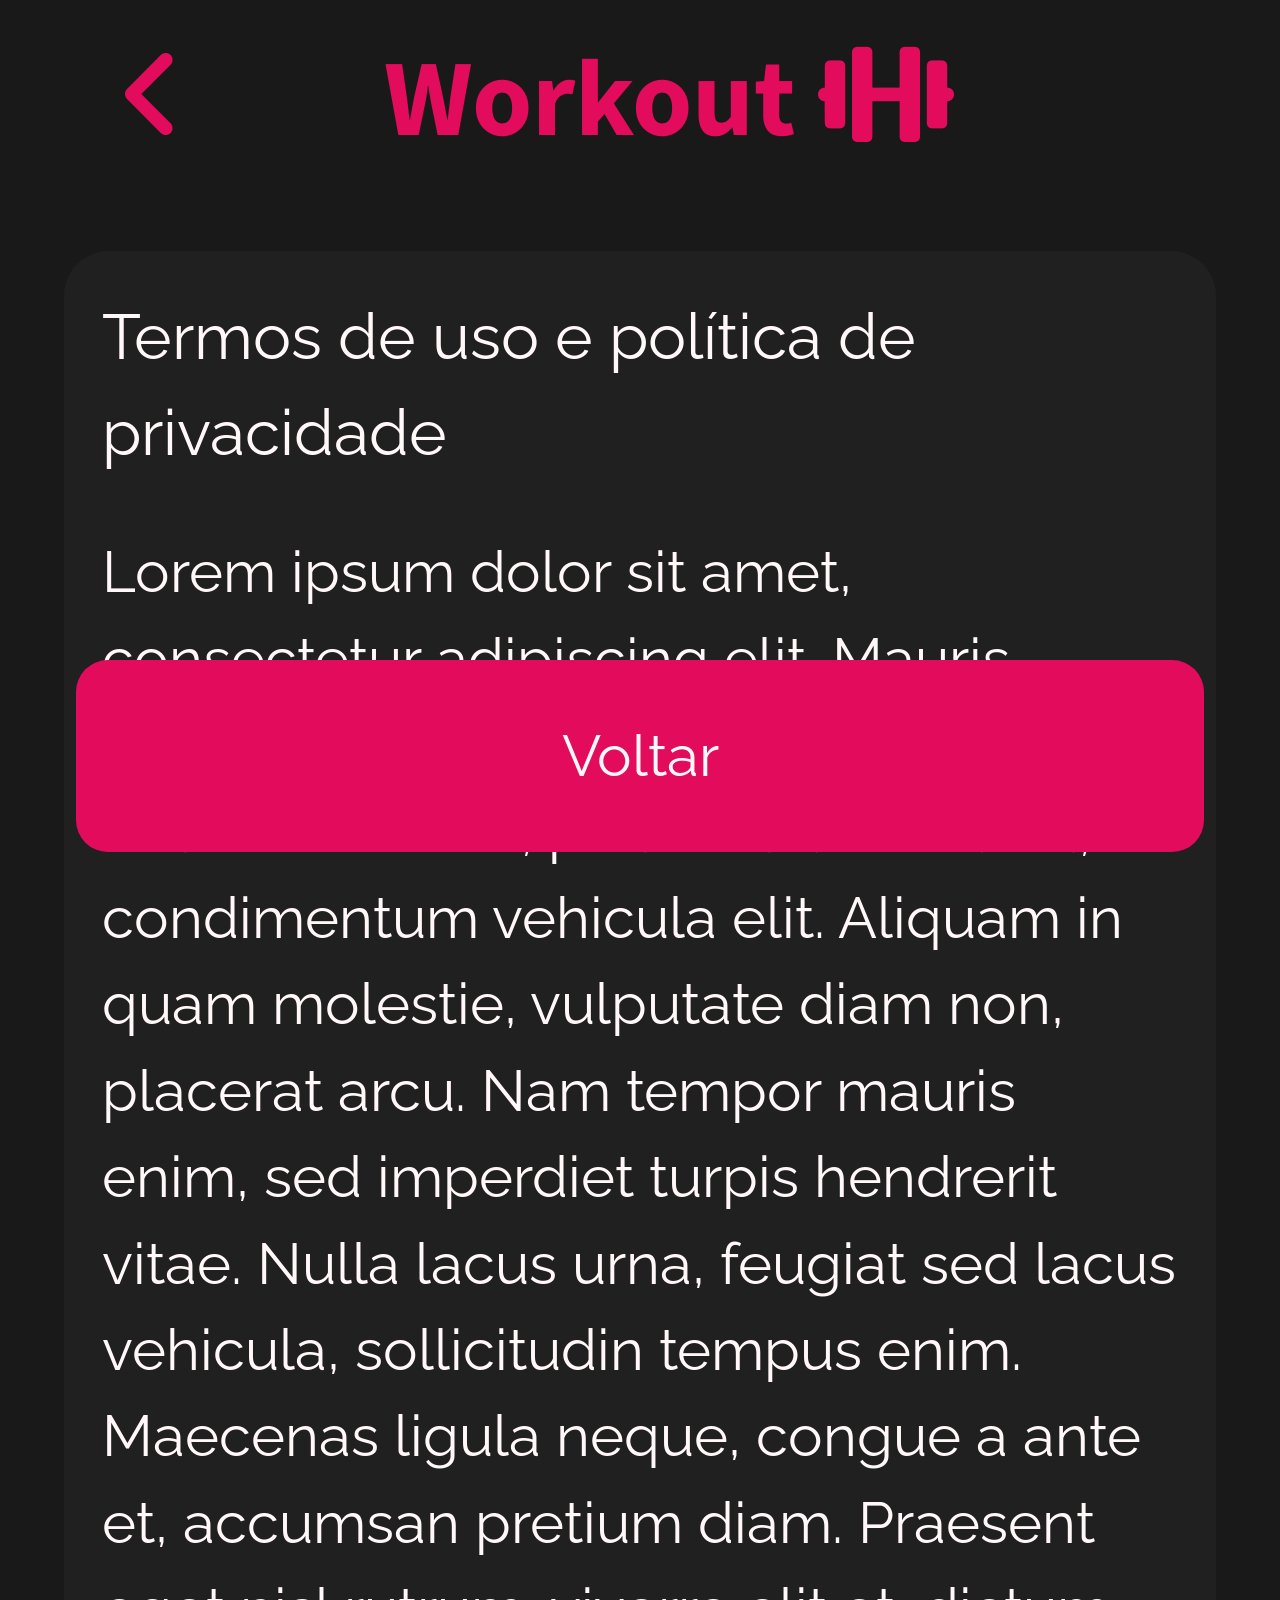
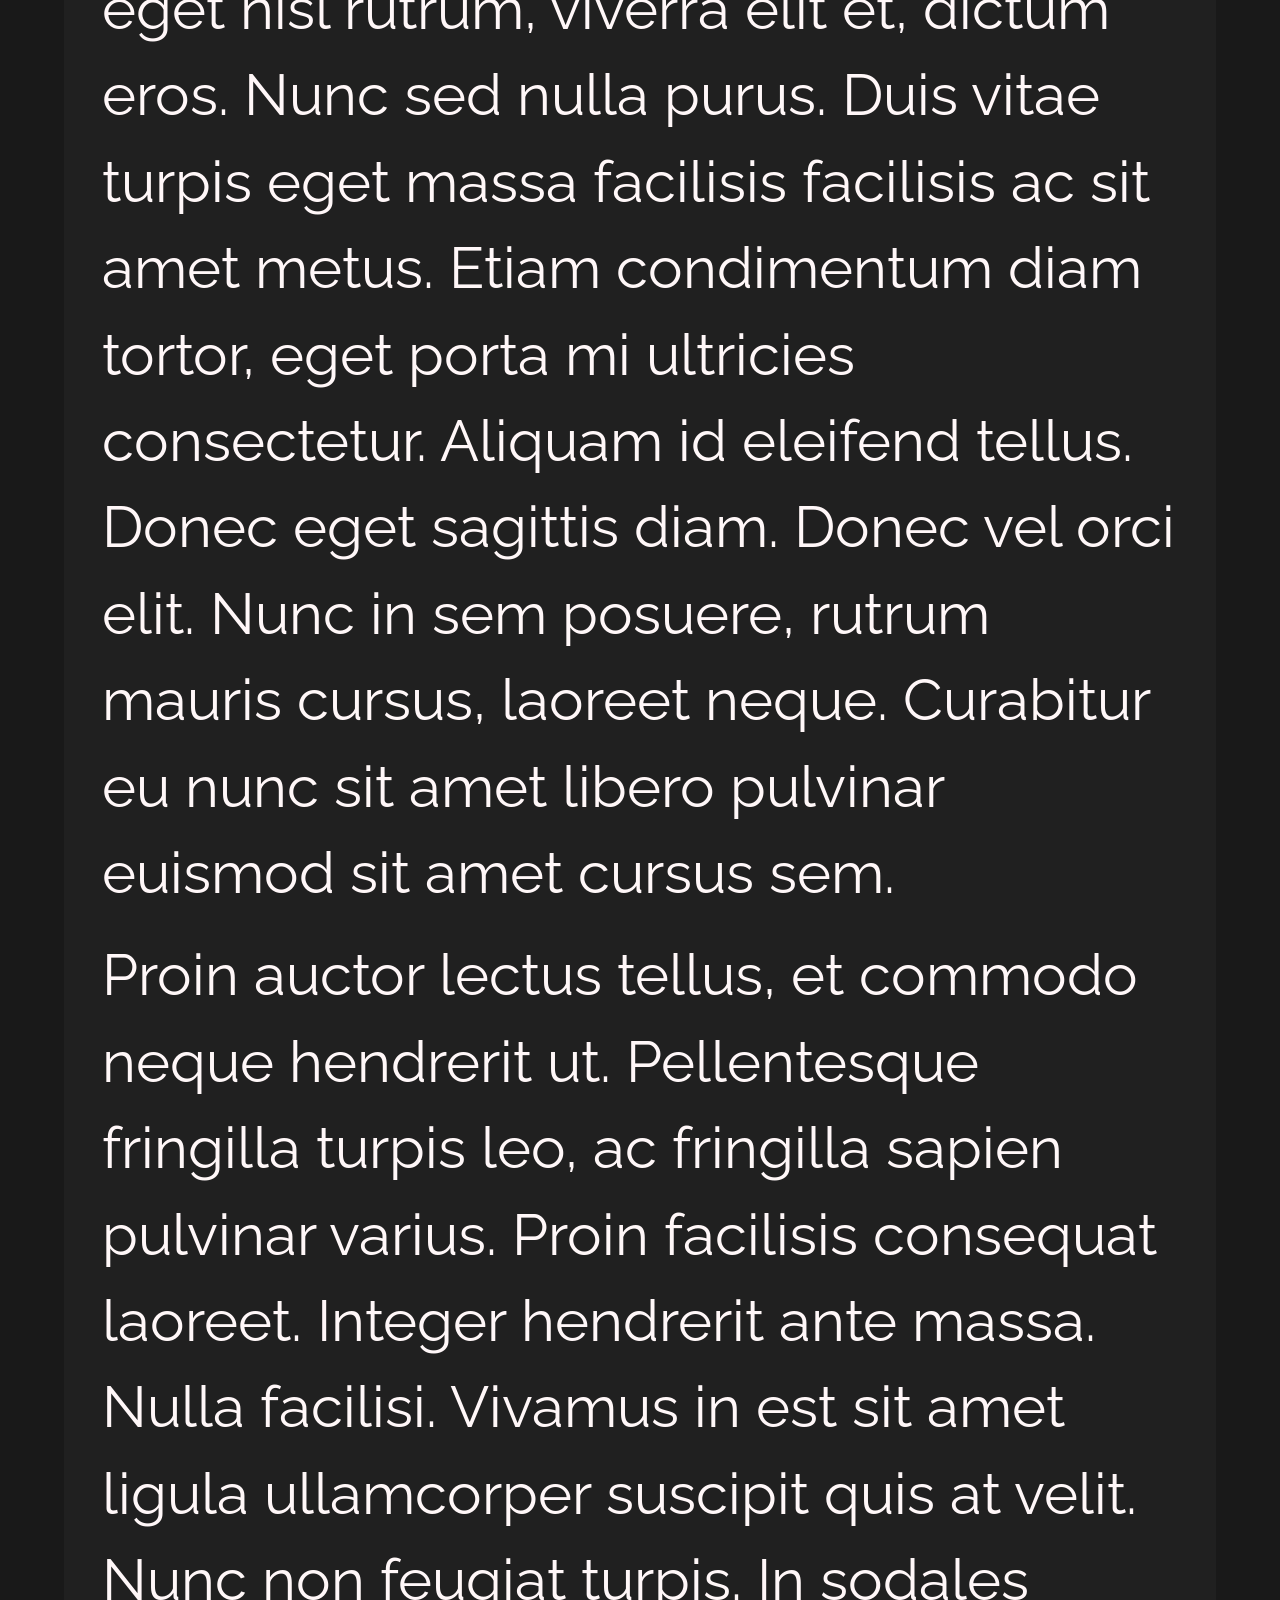
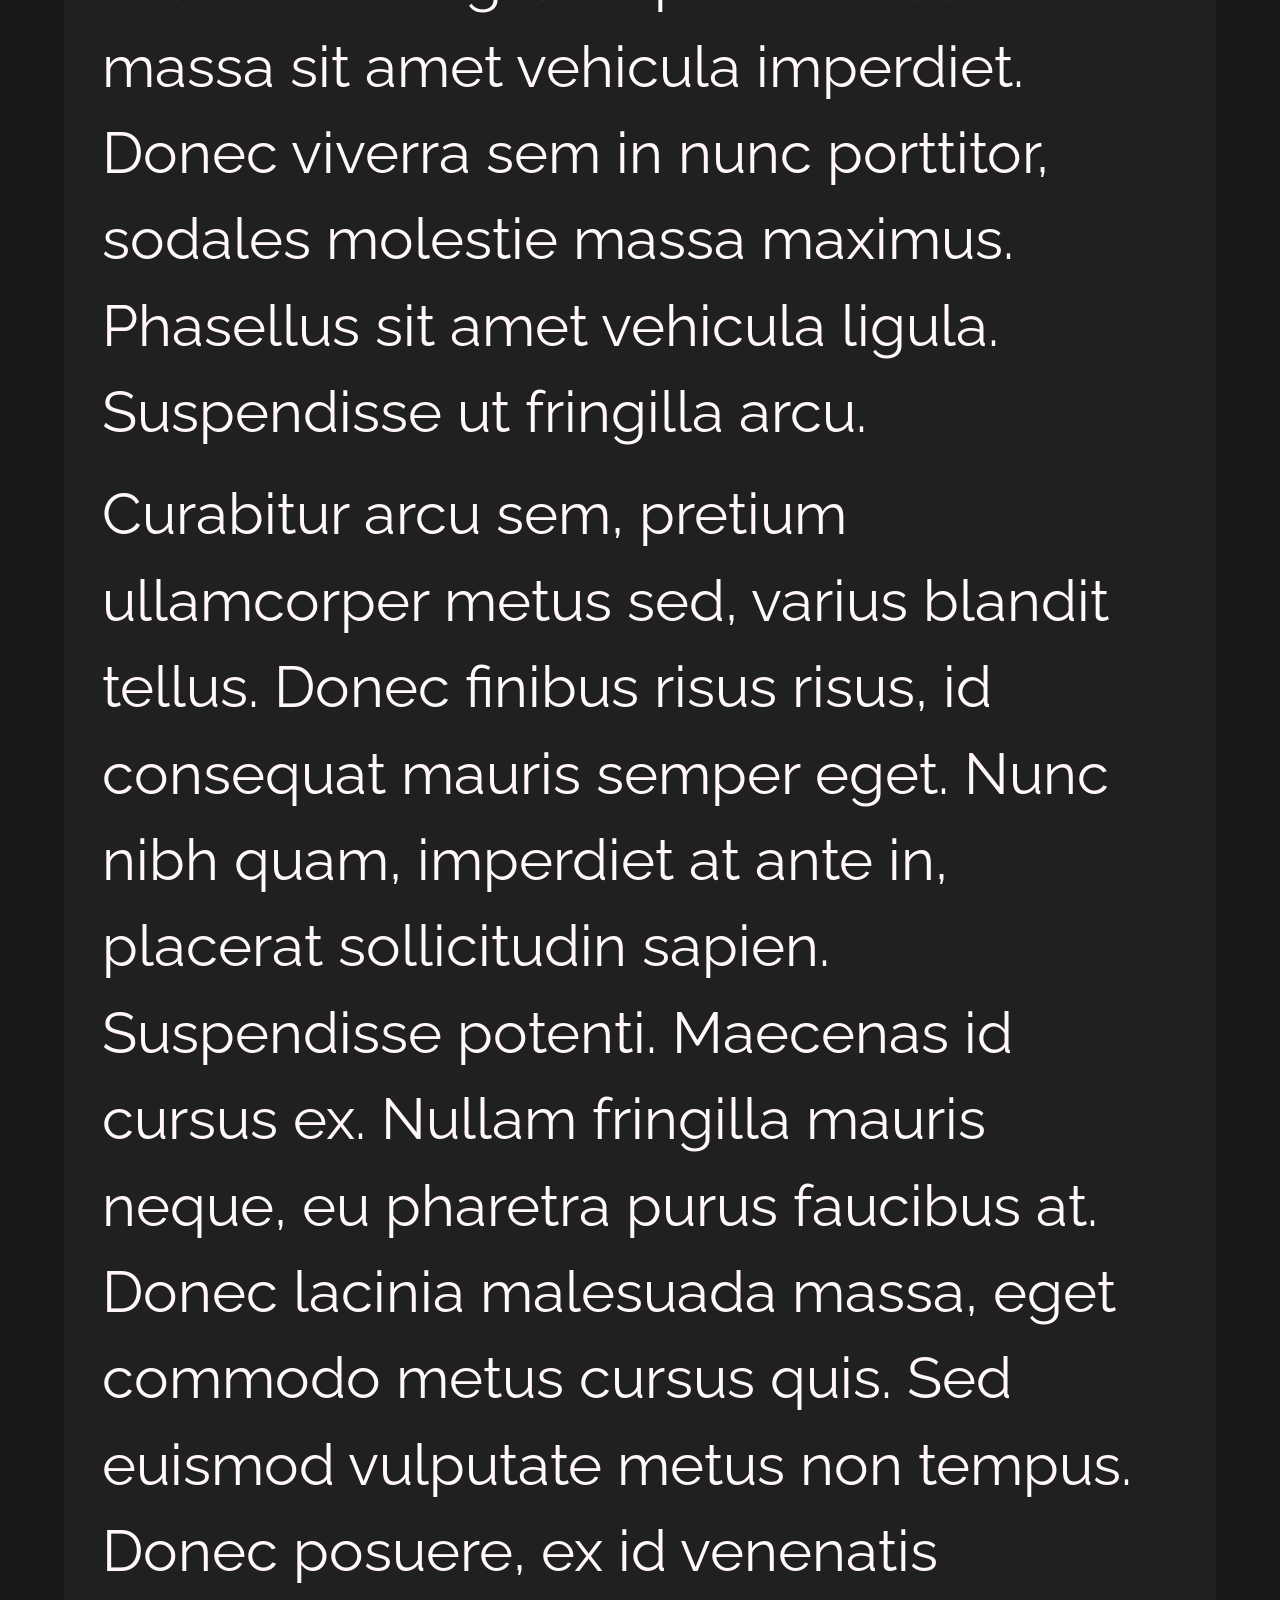
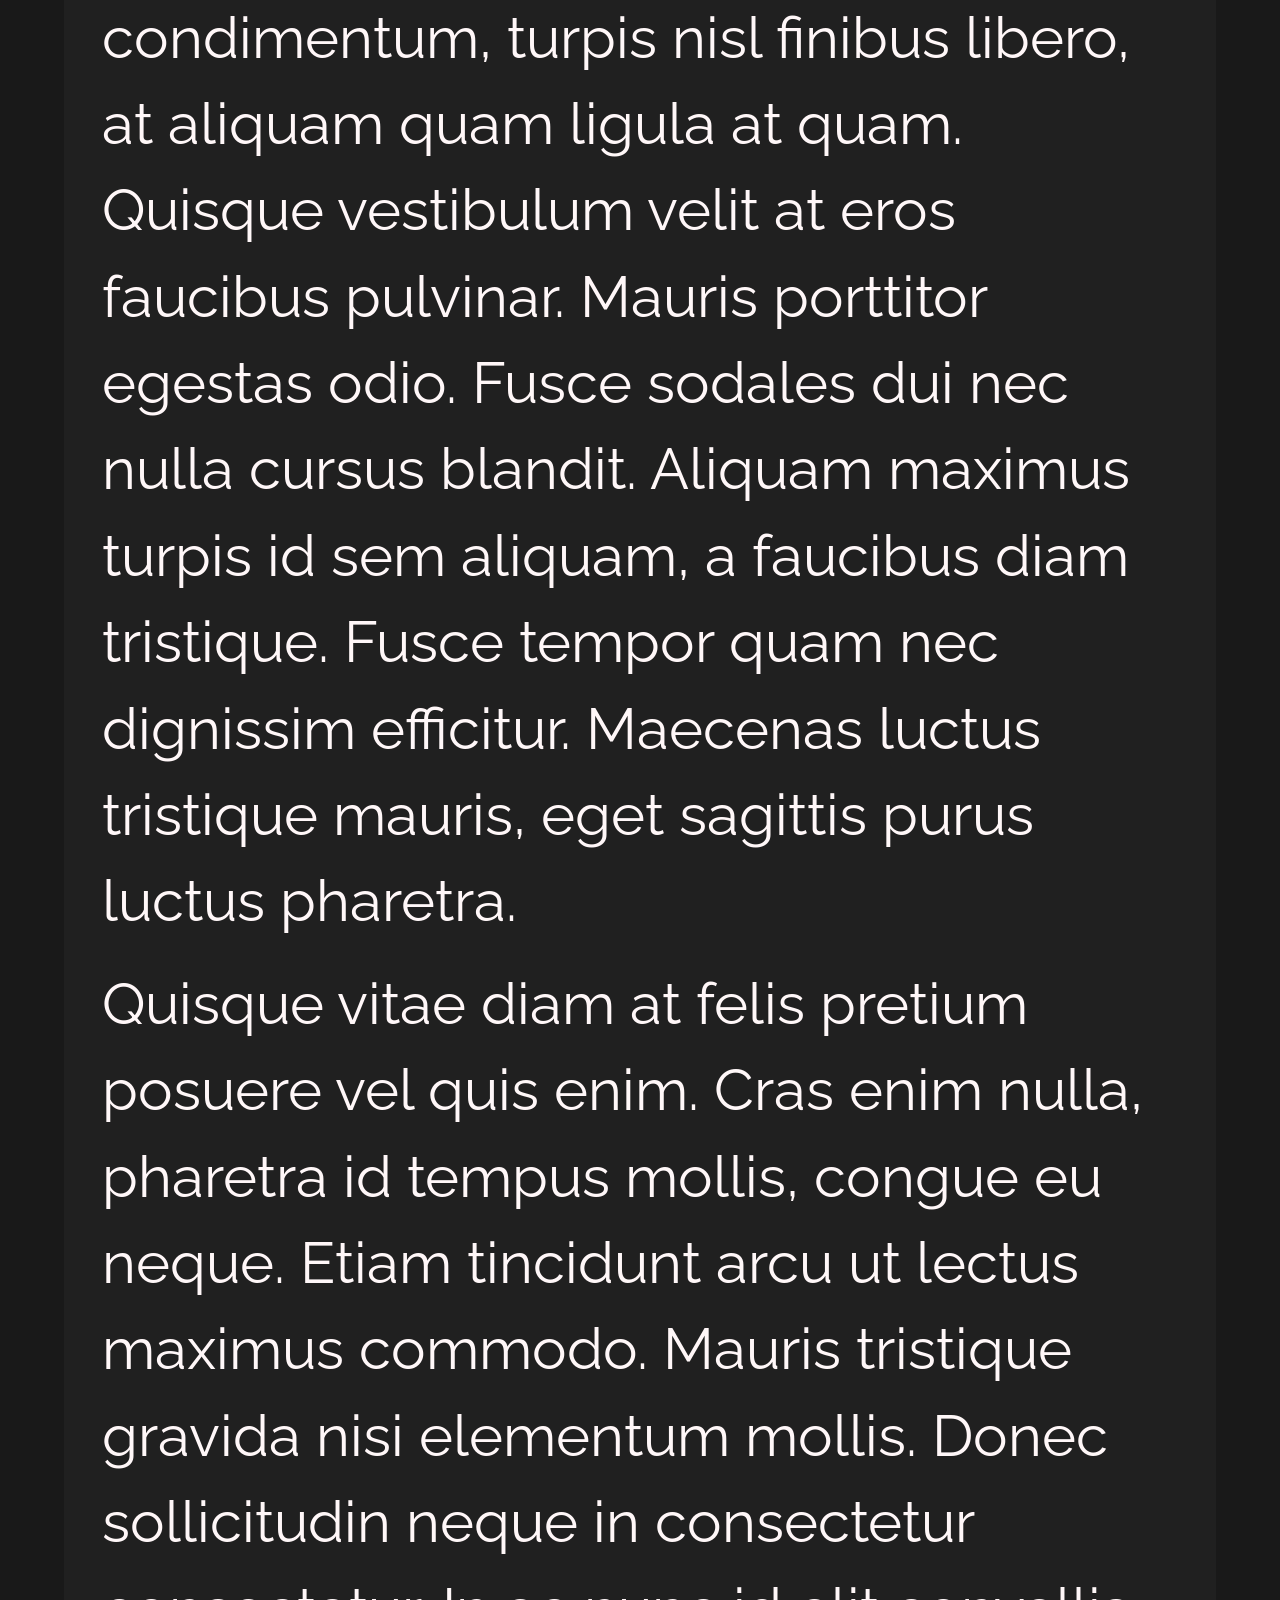
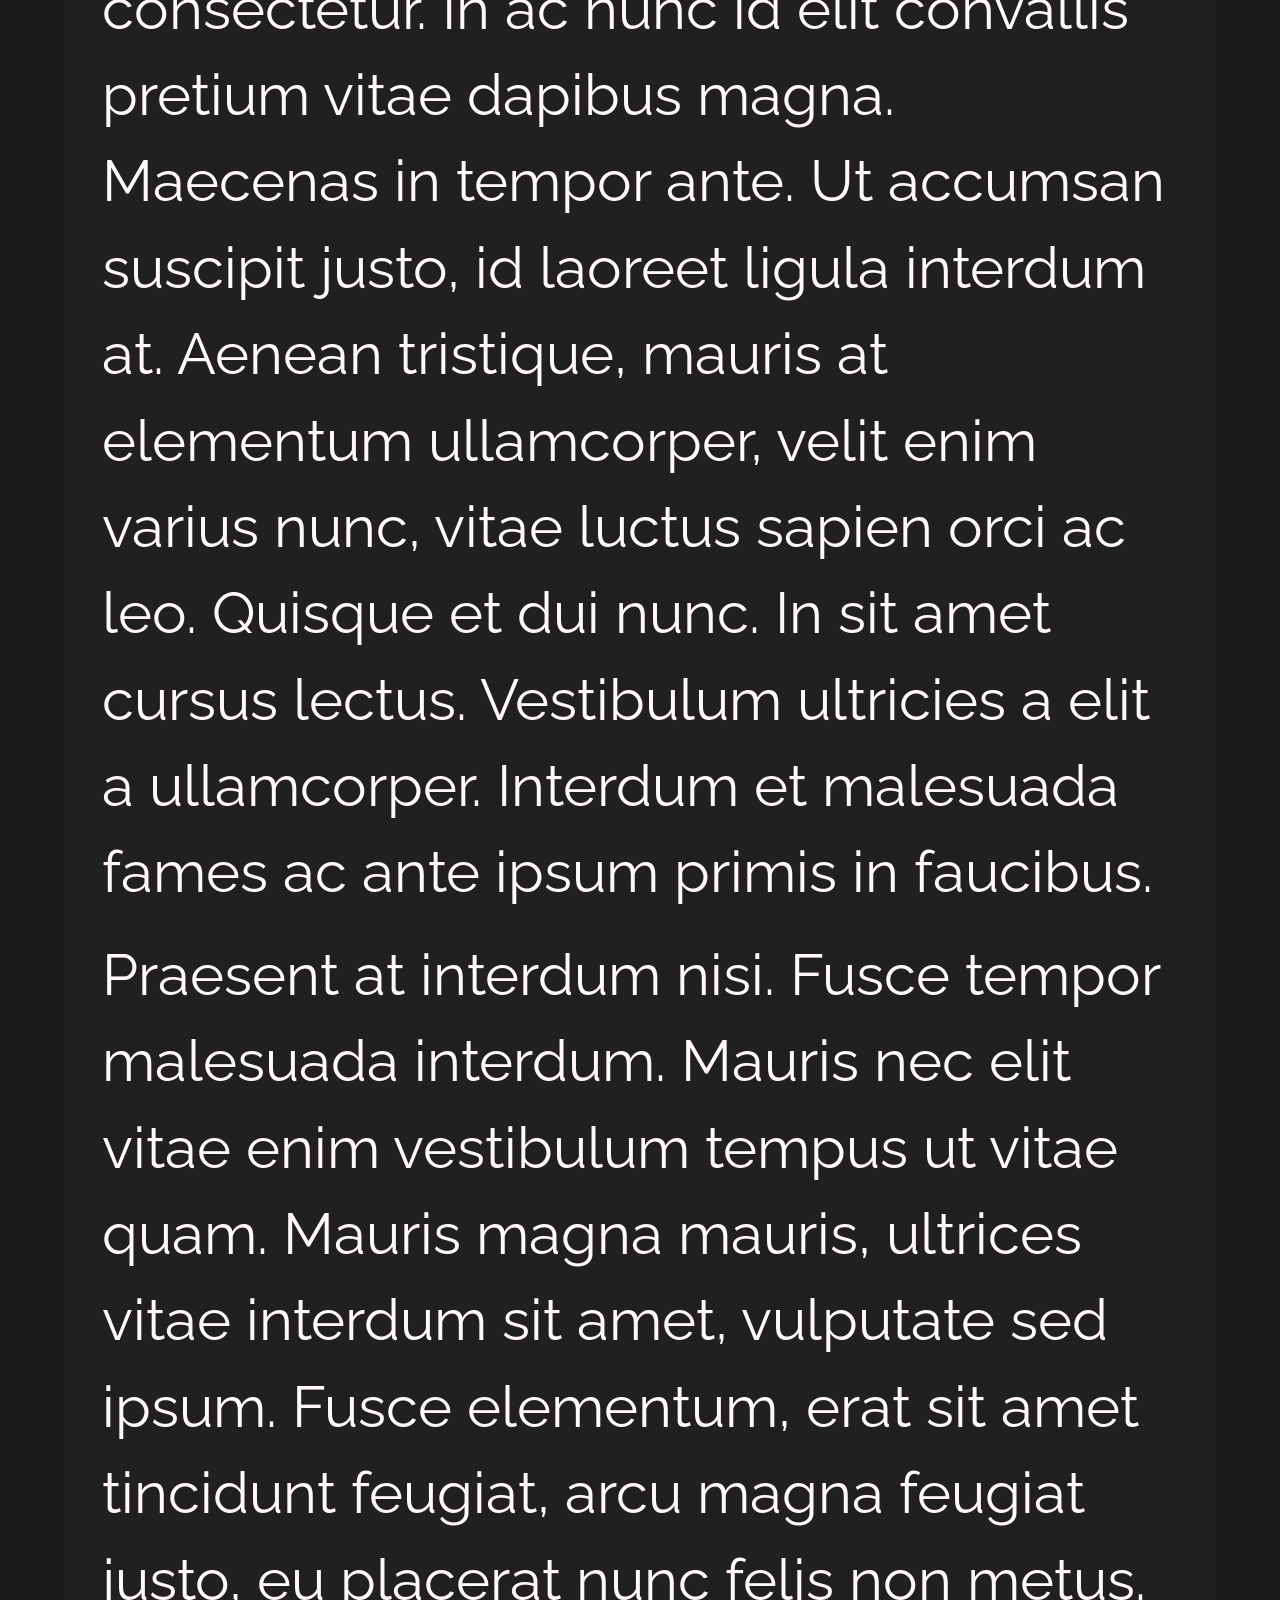
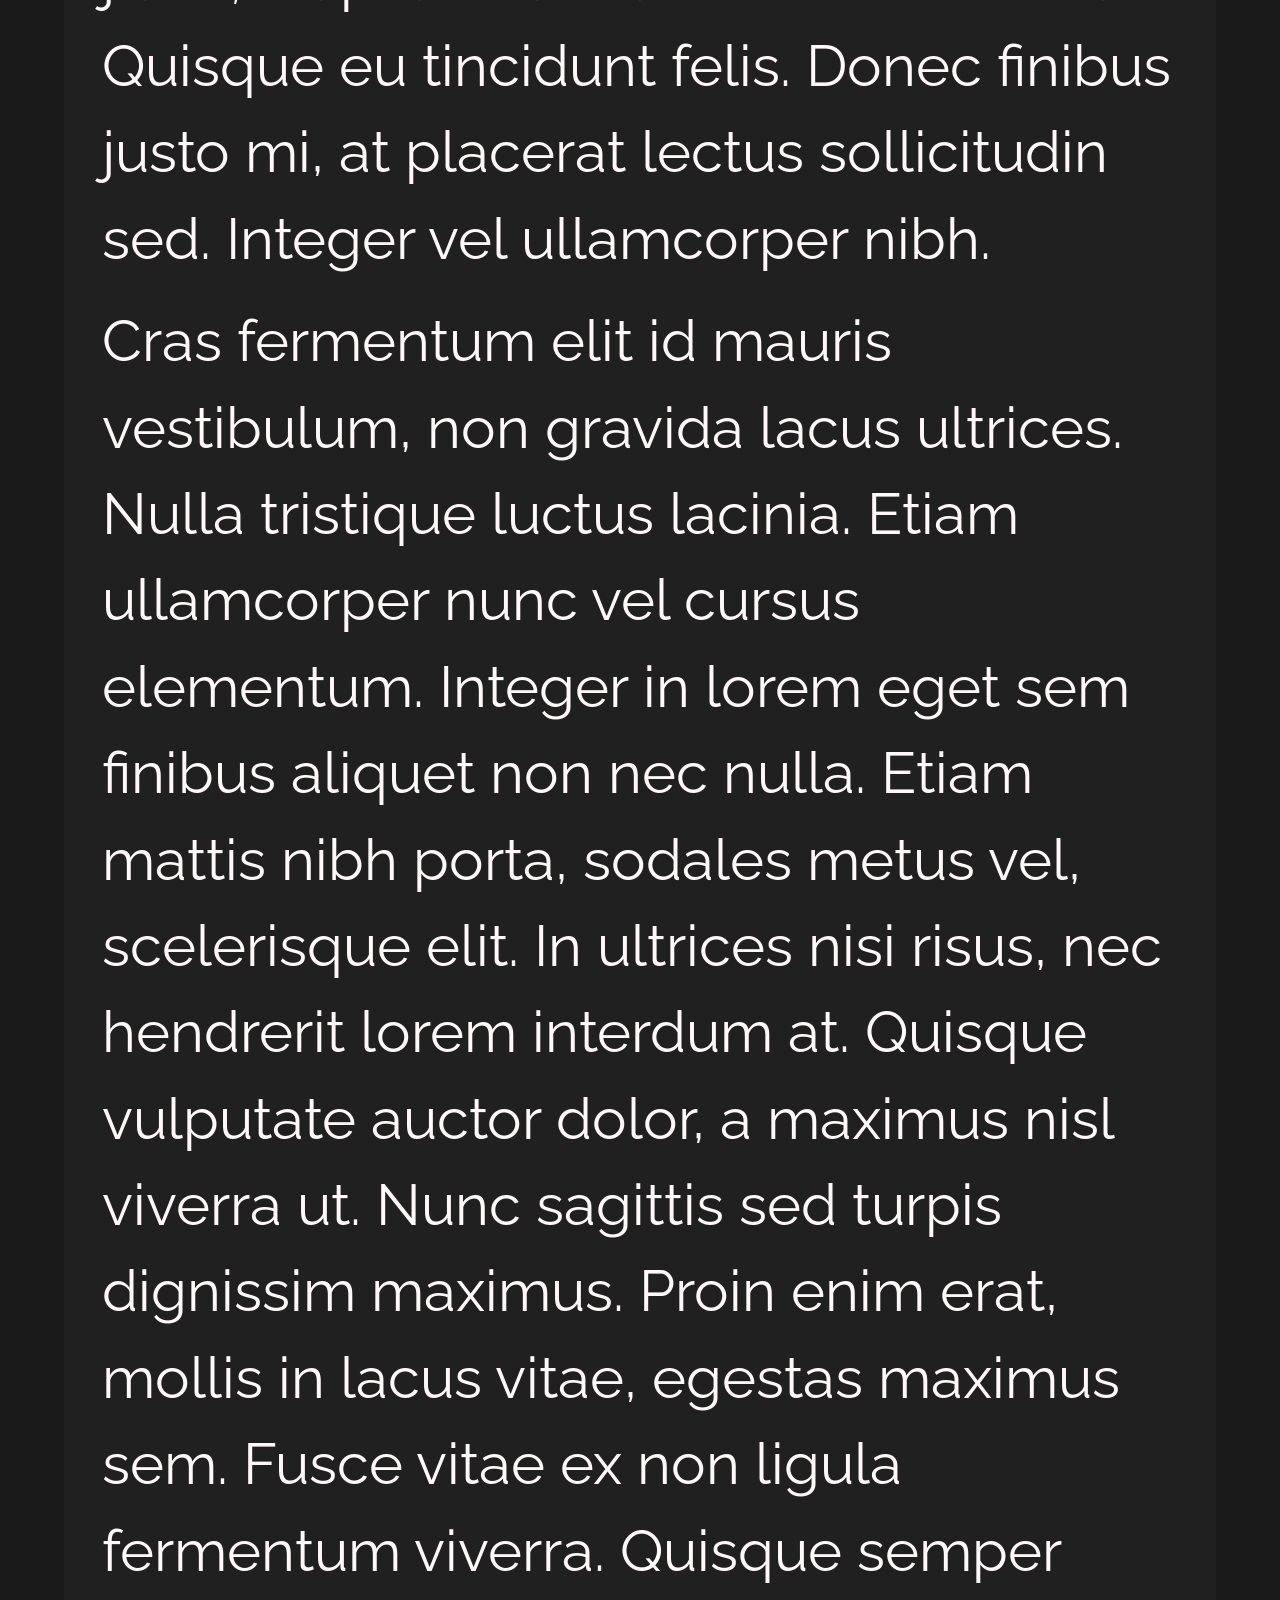
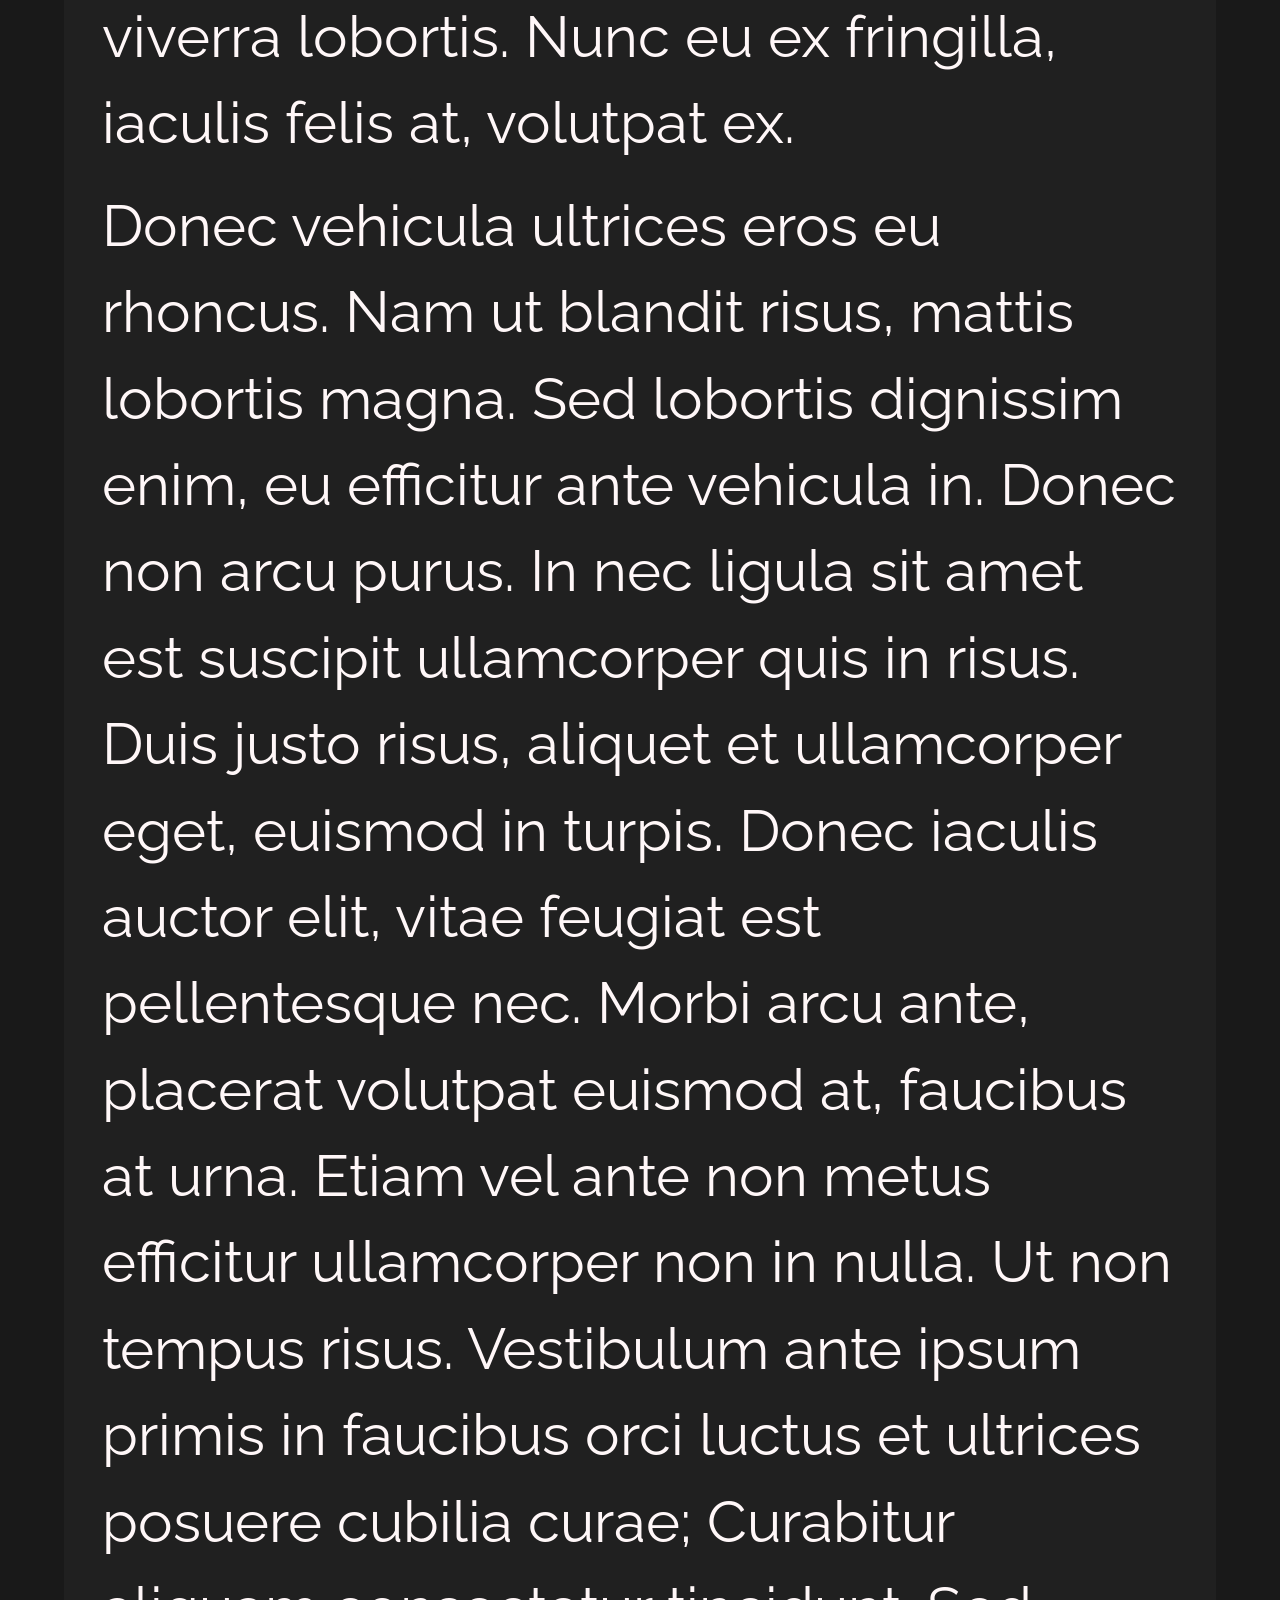
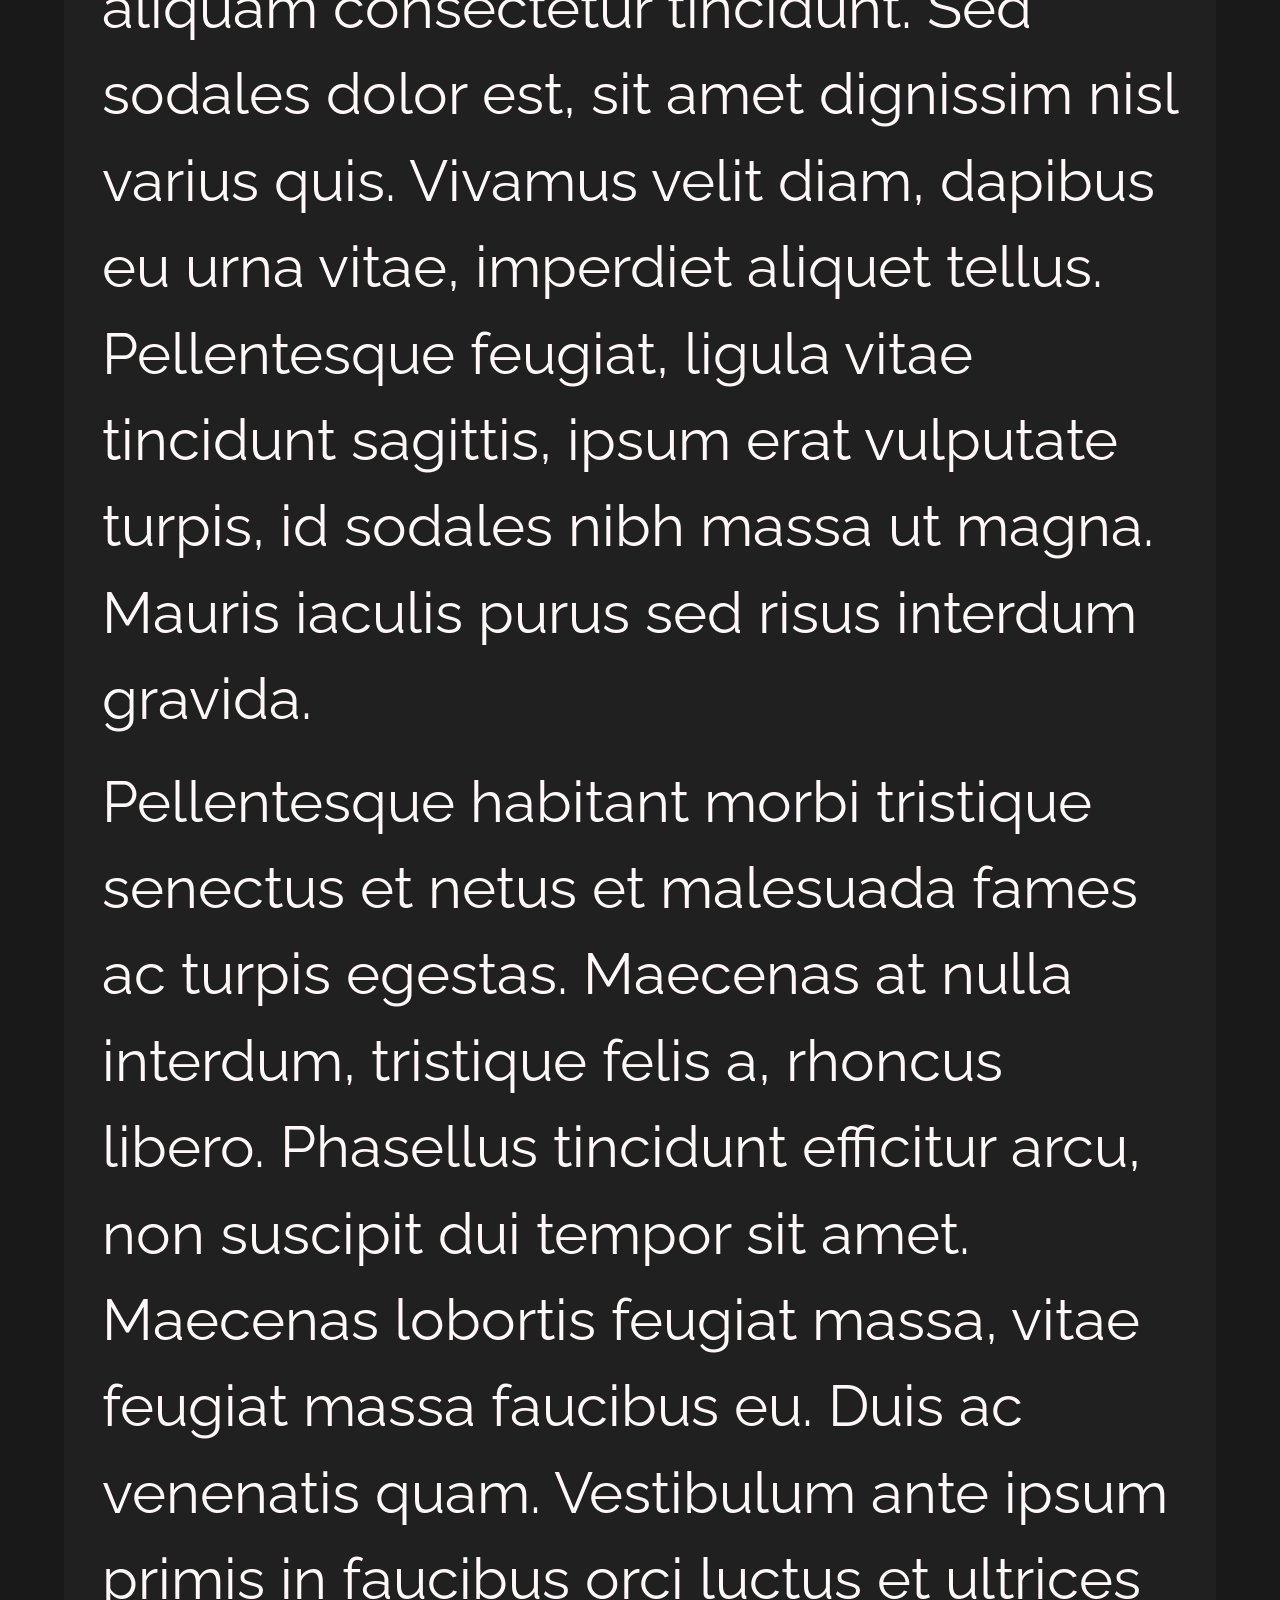
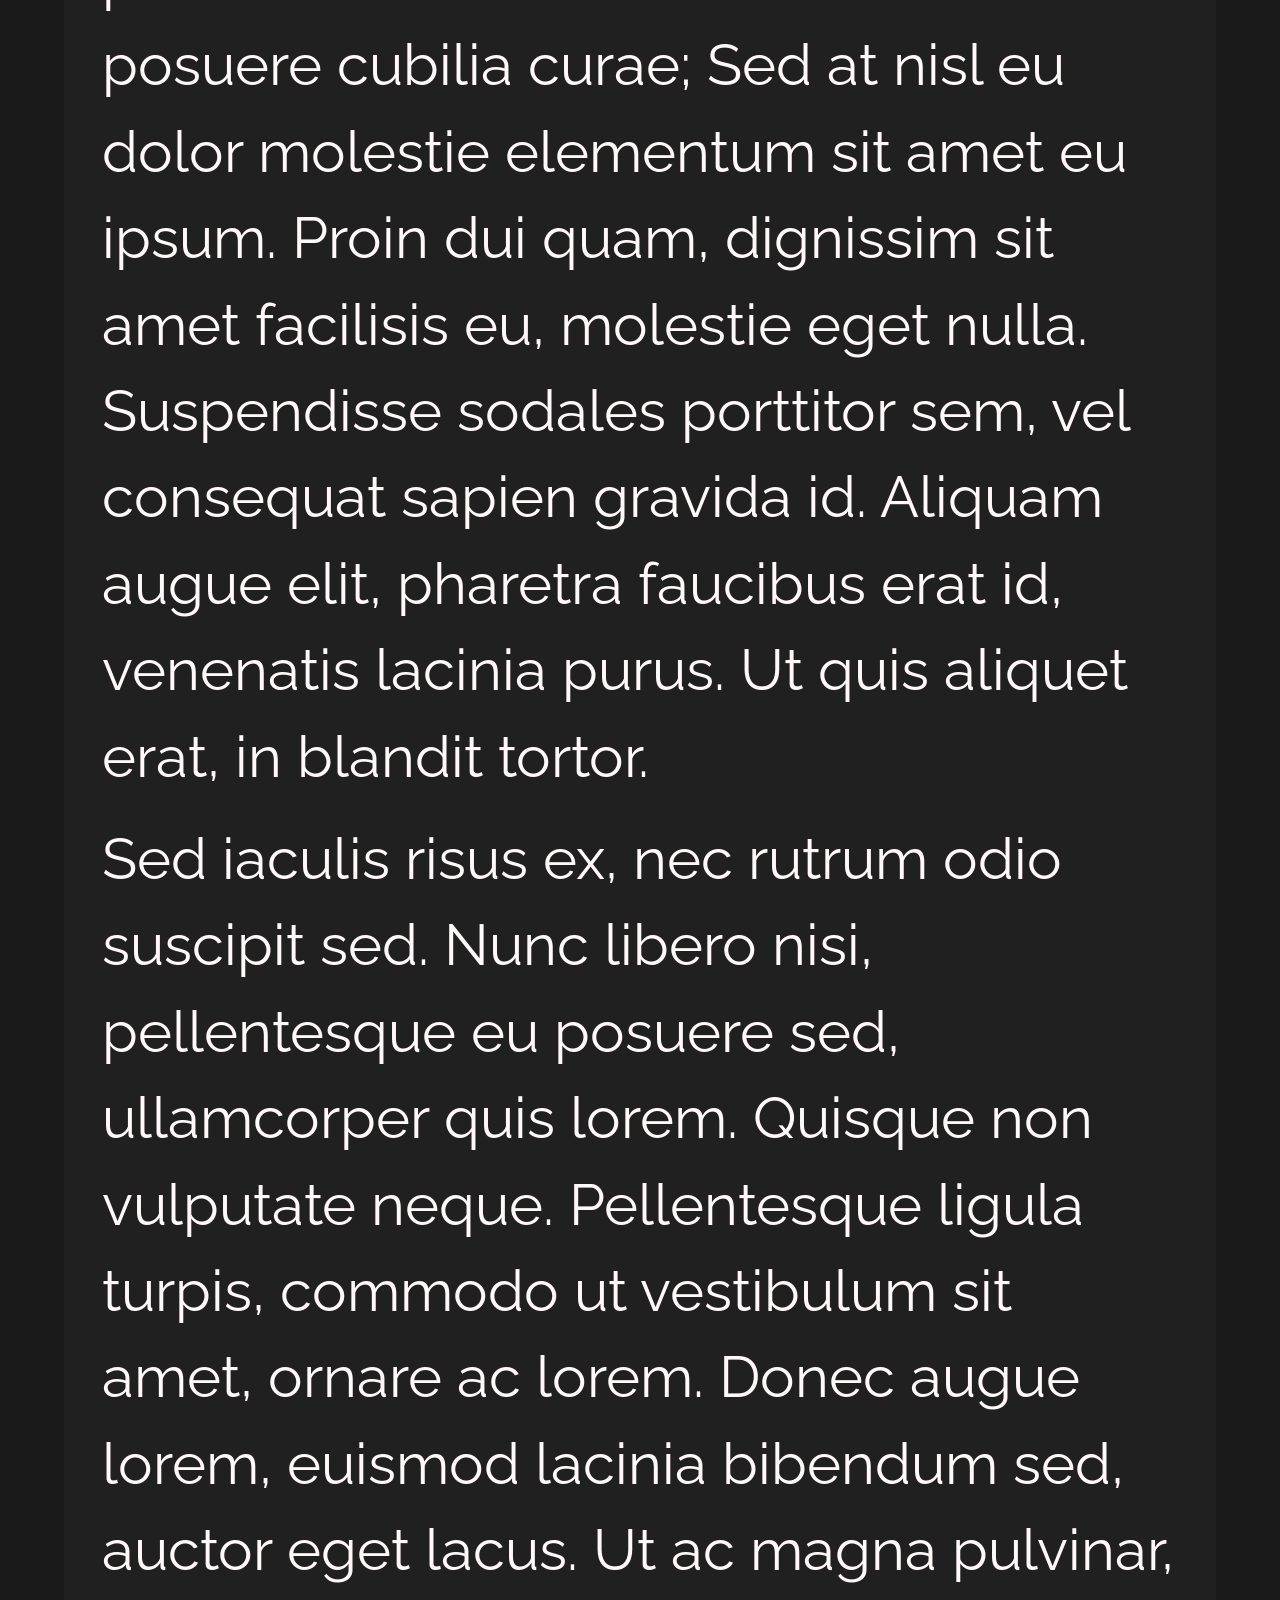
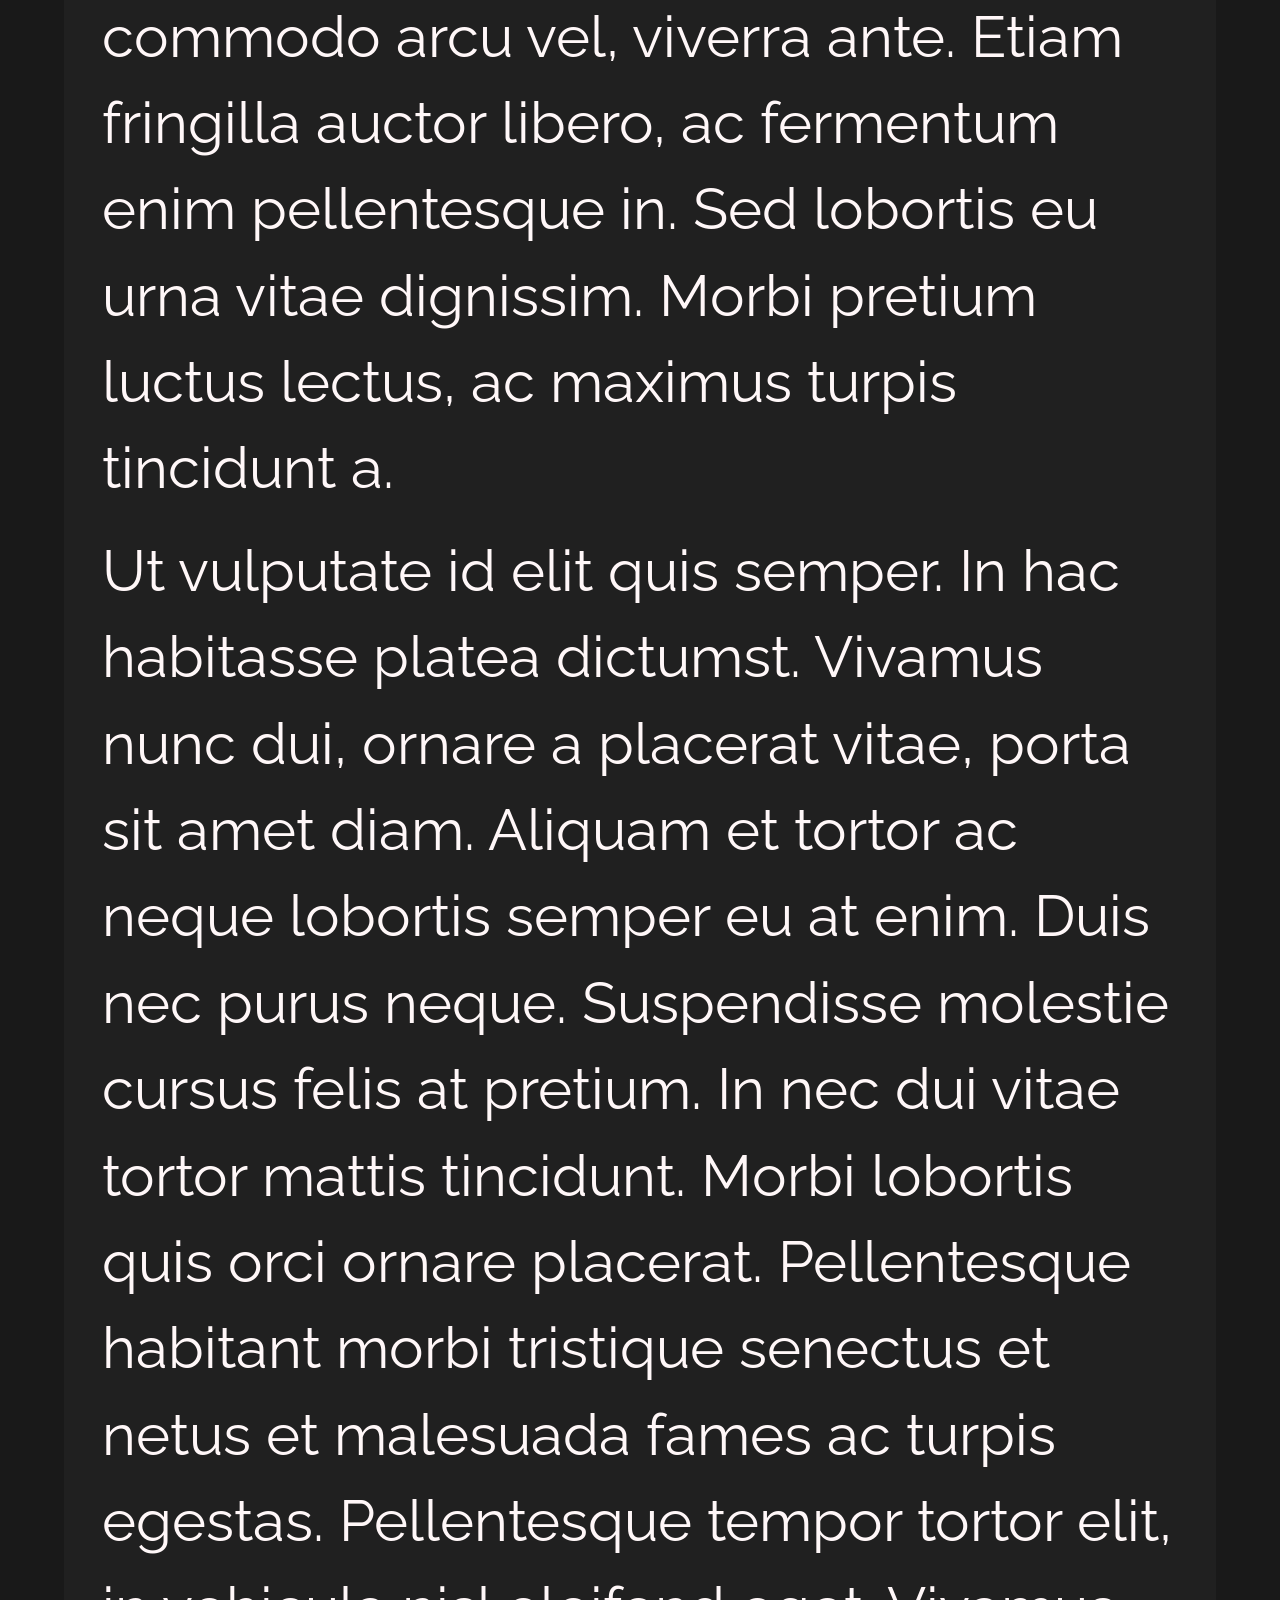
<file: termos.html>
<!DOCTYPE html>
<html lang="pt-br">

<head>
    <title>Workout</title>
    <!-- JS -->
    <script src="./style/bootstrap5/node_modules/bootstrap/dist/js/bootstrap.min.js"></script>
    <script src="./lib/jquery/node_modules/jquery/dist/jquery.min.js"></script>
    <script src="./lib/jqueryMask/jquery.mask.js"></script>
    <script src="./lib/swal2/node_modules/sweetalert2/dist/sweetalert2.all.min.js"></script>
    <script src="./js/functions.js"></script>
    <!-- CSS -->
    <link rel="stylesheet" href="./style/bootstrap5/node_modules/bootstrap/dist/css/bootstrap.min.css">
    <link rel="stylesheet" href="./style/styles.css">
    <link rel="stylesheet" href="./lib/swal2/node_modules/sweetalert2/dist/sweetalert2.min.css">
    <link rel="stylesheet" href="./style/fontAwesome/node_modules/@fortawesome/fontawesome-free/css/all.min.css">
    <!-- Fontes -->
    <link rel="preconnect" href="https://fonts.googleapis.com">
    <link rel="preconnect" href="https://fonts.gstatic.com" crossorigin>
    <link href="https://fonts.googleapis.com/css2?family=Raleway:wght@100;200;300;400;500;600;700;800;900&display=swap"
        rel="stylesheet">
    <link rel="preconnect" href="https://fonts.googleapis.com">
    <link rel="preconnect" href="https://fonts.gstatic.com" crossorigin>
    <link href="https://fonts.googleapis.com/css2?family=Source+Sans+Pro:wght@200;300;400;600;700;900&display=swap"
        rel="stylesheet">
</head>

<body class="bg-black" id="body">

    <div class="entire-screen">
        <div class="container" style="max-width: 100% !important;">
            <div class="row pt-4 pb-4 bg-black">
                <div class="col text-center">
                    <i class="fa-solid fa-angle-left back-button" onclick="load('index.html?paginaAnterior=termos');"
                        id="back_btn"></i>
                    <span class="logo-font"
                        style="color: #e30b5c; font-weight: bold; font-size: 100px; line-height: normal;">Workout
                        <i class="fa-solid fa-dumbbell"></i></span>
                </div>
            </div>
        </div>
        <div class="container mt-5 bg-gray br-20" style="padding: 3%;">
            <div class="row">
                <div class="col-12 color-white fs-large">
                    <span>Termos de uso e política de privacidade</span>
                </div>
            </div>
            <div class="col-12 mt-5 form-floating">
                <p class="color-white fs-medium">
                    Lorem ipsum dolor sit amet, consectetur adipiscing elit. Mauris gravida cursus massa id viverra.
                    Praesent leo mi, pharetra ac tellus id, condimentum vehicula elit. Aliquam in quam molestie,
                    vulputate diam non, placerat arcu. Nam tempor mauris enim, sed imperdiet turpis hendrerit vitae.
                    Nulla lacus urna, feugiat sed lacus vehicula, sollicitudin tempus enim. Maecenas ligula neque,
                    congue a ante et, accumsan pretium diam. Praesent eget nisl rutrum, viverra elit et, dictum eros.
                    Nunc sed nulla purus. Duis vitae turpis eget massa facilisis facilisis ac sit amet metus. Etiam
                    condimentum diam tortor, eget porta mi ultricies consectetur. Aliquam id eleifend tellus. Donec eget
                    sagittis diam. Donec vel orci elit. Nunc in sem posuere, rutrum mauris cursus, laoreet neque.
                    Curabitur eu nunc sit amet libero pulvinar euismod sit amet cursus sem.
                </p>
                <p class="color-white fs-medium">
                    Proin auctor lectus tellus, et commodo neque hendrerit ut. Pellentesque fringilla turpis leo, ac
                    fringilla sapien pulvinar varius. Proin facilisis consequat laoreet. Integer hendrerit ante massa.
                    Nulla facilisi. Vivamus in est sit amet ligula ullamcorper suscipit quis at velit. Nunc non feugiat
                    turpis. In sodales massa sit amet vehicula imperdiet. Donec viverra sem in nunc porttitor, sodales
                    molestie massa maximus. Phasellus sit amet vehicula ligula. Suspendisse ut fringilla arcu.
                </p>
                <p class="color-white fs-medium">
                    Curabitur arcu sem, pretium ullamcorper metus sed, varius blandit tellus. Donec finibus risus risus,
                    id consequat mauris semper eget. Nunc nibh quam, imperdiet at ante in, placerat sollicitudin sapien.
                    Suspendisse potenti. Maecenas id cursus ex. Nullam fringilla mauris neque, eu pharetra purus
                    faucibus at. Donec lacinia malesuada massa, eget commodo metus cursus quis. Sed euismod vulputate
                    metus non tempus. Donec posuere, ex id venenatis condimentum, turpis nisl finibus libero, at aliquam
                    quam ligula at quam. Quisque vestibulum velit at eros faucibus pulvinar. Mauris porttitor egestas
                    odio. Fusce sodales dui nec nulla cursus blandit. Aliquam maximus turpis id sem aliquam, a faucibus
                    diam tristique. Fusce tempor quam nec dignissim efficitur. Maecenas luctus tristique mauris, eget
                    sagittis purus luctus pharetra.
                </p>
                <p class="color-white fs-medium">
                    Quisque vitae diam at felis pretium posuere vel quis enim. Cras enim nulla, pharetra id tempus
                    mollis, congue eu neque. Etiam tincidunt arcu ut lectus maximus commodo. Mauris tristique gravida
                    nisi elementum mollis. Donec sollicitudin neque in consectetur consectetur. In ac nunc id elit
                    convallis pretium vitae dapibus magna. Maecenas in tempor ante. Ut accumsan suscipit justo, id
                    laoreet ligula interdum at. Aenean tristique, mauris at elementum ullamcorper, velit enim varius
                    nunc, vitae luctus sapien orci ac leo. Quisque et dui nunc. In sit amet cursus lectus. Vestibulum
                    ultricies a elit a ullamcorper. Interdum et malesuada fames ac ante ipsum primis in faucibus.
                </p>
                <p class="color-white fs-medium">
                    Praesent at interdum nisi. Fusce tempor malesuada interdum. Mauris nec elit vitae enim vestibulum
                    tempus ut vitae quam. Mauris magna mauris, ultrices vitae interdum sit amet, vulputate sed ipsum.
                    Fusce elementum, erat sit amet tincidunt feugiat, arcu magna feugiat justo, eu placerat nunc felis
                    non metus. Quisque eu tincidunt felis. Donec finibus justo mi, at placerat lectus sollicitudin sed.
                    Integer vel ullamcorper nibh.
                </p>
                <p class="color-white fs-medium">
                    Cras fermentum elit id mauris vestibulum, non gravida lacus ultrices. Nulla tristique luctus
                    lacinia. Etiam ullamcorper nunc vel cursus elementum. Integer in lorem eget sem finibus aliquet non
                    nec nulla. Etiam mattis nibh porta, sodales metus vel, scelerisque elit. In ultrices nisi risus, nec
                    hendrerit lorem interdum at. Quisque vulputate auctor dolor, a maximus nisl viverra ut. Nunc
                    sagittis sed turpis dignissim maximus. Proin enim erat, mollis in lacus vitae, egestas maximus sem.
                    Fusce vitae ex non ligula fermentum viverra. Quisque semper viverra lobortis. Nunc eu ex fringilla,
                    iaculis felis at, volutpat ex.
                </p>
                <p class="color-white fs-medium">
                    Donec vehicula ultrices eros eu rhoncus. Nam ut blandit risus, mattis lobortis magna. Sed lobortis
                    dignissim enim, eu efficitur ante vehicula in. Donec non arcu purus. In nec ligula sit amet est
                    suscipit ullamcorper quis in risus. Duis justo risus, aliquet et ullamcorper eget, euismod in
                    turpis. Donec iaculis auctor elit, vitae feugiat est pellentesque nec. Morbi arcu ante, placerat
                    volutpat euismod at, faucibus at urna. Etiam vel ante non metus efficitur ullamcorper non in nulla.
                    Ut non tempus risus. Vestibulum ante ipsum primis in faucibus orci luctus et ultrices posuere
                    cubilia curae; Curabitur aliquam consectetur tincidunt. Sed sodales dolor est, sit amet dignissim
                    nisl varius quis. Vivamus velit diam, dapibus eu urna vitae, imperdiet aliquet tellus. Pellentesque
                    feugiat, ligula vitae tincidunt sagittis, ipsum erat vulputate turpis, id sodales nibh massa ut
                    magna. Mauris iaculis purus sed risus interdum gravida.
                </p>
                <p class="color-white fs-medium">
                    Pellentesque habitant morbi tristique senectus et netus et malesuada fames ac turpis egestas.
                    Maecenas at nulla interdum, tristique felis a, rhoncus libero. Phasellus tincidunt efficitur arcu,
                    non suscipit dui tempor sit amet. Maecenas lobortis feugiat massa, vitae feugiat massa faucibus eu.
                    Duis ac venenatis quam. Vestibulum ante ipsum primis in faucibus orci luctus et ultrices posuere
                    cubilia curae; Sed at nisl eu dolor molestie elementum sit amet eu ipsum. Proin dui quam, dignissim
                    sit amet facilisis eu, molestie eget nulla. Suspendisse sodales porttitor sem, vel consequat sapien
                    gravida id. Aliquam augue elit, pharetra faucibus erat id, venenatis lacinia purus. Ut quis aliquet
                    erat, in blandit tortor.
                </p>
                <p class="color-white fs-medium">
                    Sed iaculis risus ex, nec rutrum odio suscipit sed. Nunc libero nisi, pellentesque eu posuere sed,
                    ullamcorper quis lorem. Quisque non vulputate neque. Pellentesque ligula turpis, commodo ut
                    vestibulum sit amet, ornare ac lorem. Donec augue lorem, euismod lacinia bibendum sed, auctor eget
                    lacus. Ut ac magna pulvinar, commodo arcu vel, viverra ante. Etiam fringilla auctor libero, ac
                    fermentum enim pellentesque in. Sed lobortis eu urna vitae dignissim. Morbi pretium luctus lectus,
                    ac maximus turpis tincidunt a.
                </p>
                <p class="color-white fs-medium">
                    Ut vulputate id elit quis semper. In hac habitasse platea dictumst. Vivamus nunc dui, ornare a
                    placerat vitae, porta sit amet diam. Aliquam et tortor ac neque lobortis semper eu at enim. Duis nec
                    purus neque. Suspendisse molestie cursus felis at pretium. In nec dui vitae tortor mattis tincidunt.
                    Morbi lobortis quis orci ornare placerat. Pellentesque habitant morbi tristique senectus et netus et
                    malesuada fames ac turpis egestas. Pellentesque tempor tortor elit, in vehicula nisl eleifend eget.
                    Vivamus nec leo velit. Sed faucibus sapien vitae feugiat euismod.
                </p>
            </div>
        </div>
        <div class="spacer"></div>
        <div class="row w-90 fixed-bottom m-auto mb-5">
            <div class="col-12">
                <button type="button" class="btn btn-primary"
                    onclick="load('index.html?paginaAnterior=termos')">Voltar</button>
            </div>
        </div>

    </div>

</body>

</html>
</file>
<file: style/styles.css>
.color-white {
    color: #fff7f8 !important;
}

.color-pink {
    color: #e30b5c !important;
}

.color-gray {
    color: #202020 !important;
}

.color-medium-gray {
    color: #292929 !important;
}

.color-light-gray {
    color: #a59b9c !important;
}

.color-black {
    color: #191919 !important;
}

.bg-white {
    background-color: #fff7f8 !important;
}

.bg-pink {
    background-color: #e30b5c !important;
}

.bg-gray {
    background-color: #202020 !important;
}

.bg-medium-gray {
    background-color: #292929 !important;
}

.bg-light-gray {
    background-color: #a59b9c !important;
}

.bg-black {
    background-color: #191919 !important;
}

.border-white {
    border-color: #fff7f8 !important;
}

.border-pink {
    border-color: #e30b5c !important;
}

.border-gray {
    border-color: #202020 !important;
}

.border-light-gray {
    border-color: #a59b9c !important;
}

.border-black {
    border-color: #191919 !important;
}

.title-welcome {
    font-size: 4vw;
    color: #fff7f8;
}

.link-login {
    text-decoration: none;
    color: #fff7f8;
    font-size: 4vw;
}

.link-login:focus {
    color: #fff7f8 !important;
}

body {
    margin: 0px !important;
    font-family: 'Raleway', sans-serif;
}

.back-button {
    color: #e30b5c;
    font-size: 8.5vw;
    position: relative;
    top: 0%;
    left: -16%;
}

.tip-button {
    color: #e30b5c;
    font-size: 8.5vw;
    position: relative;
    top: 0%;
    left: 16%;
}

.back-button-2 {
    color: #e30b5c;
    font-size: 8.5vw;
}

.enter-button {
    color: #fff7f8;
    font-size: 8vw;
    position: relative;
    top: 0%;
    left: -16%;
}

.icon-eye {
    position: absolute;
    right: 5%;
    top: 35%;
}

.logo-font {
    font-family: 'Source Sans Pro', sans-serif;
    font-size: 8.5vw !important;
}

.form-control {
    border: 2px solid #191919;
    border-radius: 2.5vw;
    background-color: #292929;
    color: #fff7f8 !important;
    padding-left: 2vw !important;
    font-size: 5vw;
    height: 15vw !important;
    width: 100%;
}

.form-control:focus {
    color: #212529;
    background-color: #292929;
    border-color: #e30b5c;
    outline: 0;
    box-shadow: none;
}

.form-check {
    color: white;
    font-size: 3.5vw;
}

.custom-label {
    font-size: 3.5vw;
    padding-left: 3% !important;
    padding-top: 3% !important;
    color: #fff7f8;
}

.btn-primary {
    background-color: #e30b5c !important;
    border: none !important;
    border-radius: 2.5vw !important;
    height: 15vw !important;
    font-size: 4.5vw !important;
    color: #fff7f8 !important;
    width: 100% !important;
}

.btn-primary:focus {
    border: none !important;
    box-shadow: none !important;
}

.btn-primary-swal {
    background-color: #e30b5c !important;
    border: none !important;
    border-radius: 2.5vw !important;
    font-size: 4.5vw !important;
    color: #fff7f8 !important;
    width: 100% !important;
    padding: 3vw 4vw !important;
}

.btn-primary-swal-2 {
    background-color: #e30b5c !important;
    border: none !important;
    border-radius: 2.5vw !important;
    font-size: 4.5vw !important;
    color: #fff7f8 !important;
    padding: 3vw 4vw !important;
}

.btn-secondary {
    background-color: #a59b9c !important;
    border: none !important;
    border-radius: 2.5vw !important;
    height: 15vw !important;
    font-size: 4.5vw !important;
    color: #fff7f8 !important;
    width: 100% !important;
}

.btn-secondary:focus {
    border: none !important;
    box-shadow: none !important;
}

.btn-secondary-swal {
    background-color: #a59b9c !important;
    border: none !important;
    border-radius: 2.5vw !important;
    font-size: 5vw !important;
    color: #fff7f8 !important;
    width: 100% !important;
    padding: 3vw 4vw !important;
}

.btn-secondary-swal-2 {
    background-color: #a59b9c !important;
    border: none !important;
    border-radius: 2.5vw !important;
    font-size: 4.5vw !important;
    color: #fff7f8 !important;
    padding: 3vw 4vw !important;
}

.title-swal {
    font-size: 7vw !important;
}

.swal2-icon {
    font-size: 4vw !important;
}

.swal2-html-container {
    color: white !important;
    font-size: 4vw !important;
}

.pop-up-swal {
    border-radius: 20px !important;
}

.entire-screen {
    width: 100vw;
    height: 100vh;
}

.menu {
    display: flex;
    justify-content: space-between;
    margin-top: 8% !important;
    margin-left: 7% !important;
    margin-right: 7% !important;
    margin-bottom: 15% !important;
}

.container {
    max-width: 90% !important;
}

.div-center {
    position: absolute;
    top: 50%;
    width: 100%;
    transform: translateY(-50%);
}

.dropdown-menu {
    padding: 2%;
    color: #e30b5c;
}

.alerta-label {
    color: red !important;
}

.alerta-input {
    border: 2px solid red !important;
}

.form-check-input:checked {
    background-color: #e30b5c;
    border-color: #e30b5c;
}

.br-20 {
    border-radius: 3.5vw;
}

.br-bt-20 {
    border-radius: 0px 0px 3.5vw 3.5vw;
}

.br-tp-20 {
    border-radius: 3.5vw 3.5vw 0px 0px;
}

.br-st-20 {
    border-radius: 3.5vw 0px 0px 3.5vw;
}

.br-ed-20 {
    border-radius: 0px 3.5vw 3.5vw 0px;
}

.fs-extra-large {
    font-size: 8.5vw;
}

.fs-large {
    font-size: 5vw;
}

.fs-medium {
    font-size: 4.5vw;
}

.fs-small {
    font-size: 3vw;
}

.fs-extra-small {
    font-size: 2vw;
}

.bg-treino {
    background-image: url(../img/treino_background.jpg);
    background-repeat: no-repeat;
    background-position: center;
    background-size: cover;
}

.bg-abdome {
    background-image: url(../img/treino-abdome.jpg);
    background-repeat: no-repeat;
    background-position: center;
    background-size: cover;
}

.bg-aerobico {
    background-image: url(../img/treino-aerobico.jpg);
    background-repeat: no-repeat;
    background-position: center;
    background-size: cover;
}

.bg-biceps {
    background-image: url(../img/treino-biceps.jpg);
    background-repeat: no-repeat;
    background-position: center;
    background-size: cover;
}

.bg-costas {
    background-image: url(../img/treino-costas.jpg);
    background-repeat: no-repeat;
    background-position: center;
    background-size: cover;
}

.bg-ombro {
    background-image: url(../img/treino-ombro.jpg);
    background-repeat: no-repeat;
    background-position: center;
    background-size: cover;
}

.bg-peito {
    background-image: url(../img/treino-peito.jpg);
    background-repeat: no-repeat;
    background-position: center;
    background-size: cover;
}

.bg-perna {
    background-image: url(../img/treino-perna.jpg);
    background-repeat: no-repeat;
    background-position: center;
    background-size: cover;
}

.bg-triceps {
    background-image: url(../img/treino-triceps.jpg);
    background-repeat: no-repeat;
    background-position: center;
    background-size: cover;
}

.image-disabled {
    filter: grayscale(100%);
    -webkit-filter: grayscale(100%);
    -moz-filter: grayscale(100%);
}

.h-25vh {
    height: 25vh;
}

.h-50vh {
    height: 50vh;
}

.h-75vh {
    height: 75vh;
}

.h-100vh {
    height: 100vh;
}

.fw-500 {
    font-weight: 500;
}

.fw-600 {
    font-weight: 600;
}

.fw-700 {
    font-weight: 700;
}

.fw-800 {
    font-weight: 800;
}

.spacer {
    height: 25vw;
}

.w-90 {
    width: 90% !important;
}

.input-file {
    background-color: #e30b5c !important;
    border: none !important;
    border-radius: 20px !important;
    height: 150px !important;
    font-size: 3vw !important;
    color: #fff7f8 !important;
    width: 100% !important;
}

.crop {
    width: 150px;
    height: 150px;
    overflow: hidden;
    border-radius: 100%;
}

.crop img {
    height: 150px !important;
}

div a img {
    display: none;
}

.mt-4vw {
    margin-top: 4vw !important;
}

.mb-4vw {
    margin-bottom: 4vw !important;
}

.my-4vw {
    margin-bottom: 4vw !important;
    margin-top: 4vw !important;
}

.mt-3vw {
    margin-top: 3vw !important;
}

.mt-2vw {
    margin-top: 2vw !important;
}

.my-3vw {
    margin-bottom: 3vw !important;
    margin-top: 3vw !important;
}

.my-1vw {
    margin-bottom: 1vw !important;
    margin-top: 1vw !important;
}

.px-4vw {
    padding-left: 4vw !important;
    padding-right: 4vw !important;
}

.p-4vw {
    padding: 4vw !important;
}

.p-3vw {
    padding: 3vw !important;
}

.py-4vw {
    margin-bottom: 4vw !important;
    margin-top: 4vw !important;
}

.pb-4vw {
    margin-bottom: 4vw !important;
}

.py-2vw {
    margin-bottom: 2vw !important;
    margin-top: 2vw !important;
}

button:focus {
    box-shadow: none !important;
}
</file>
